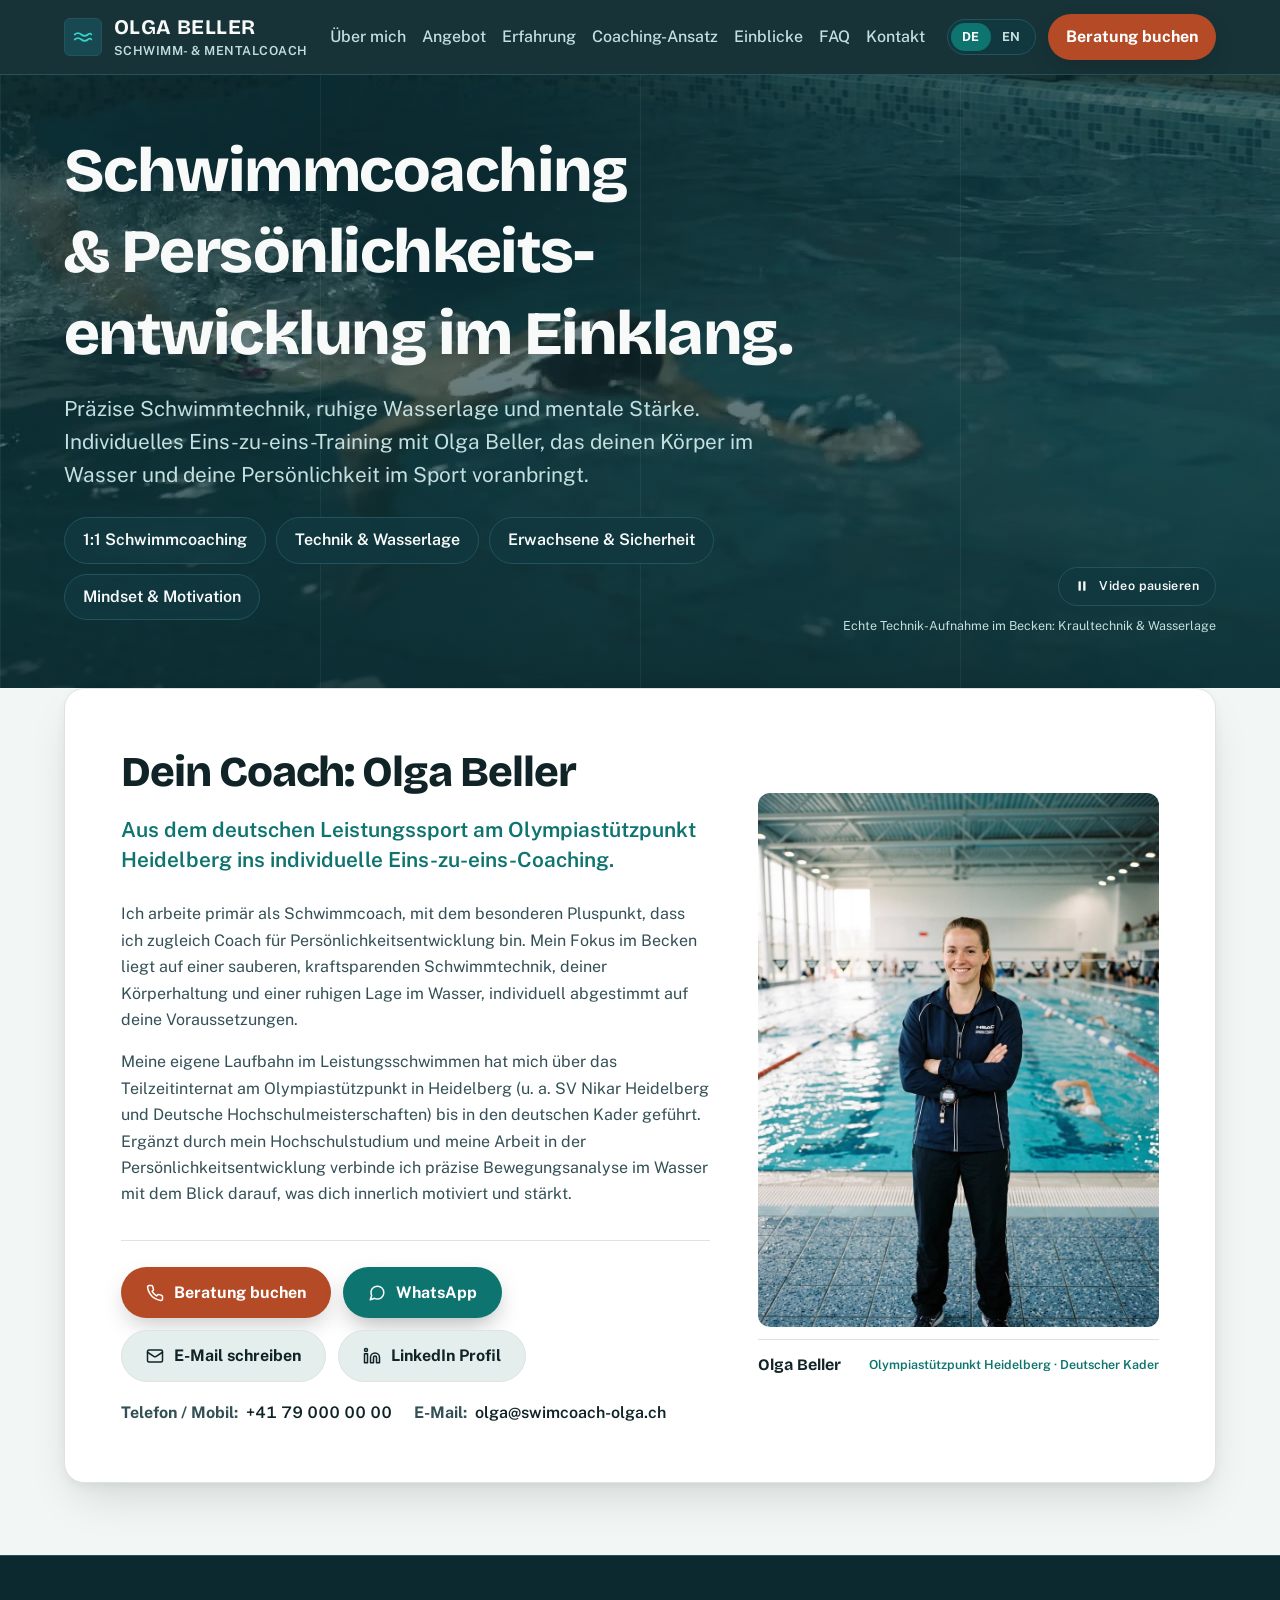
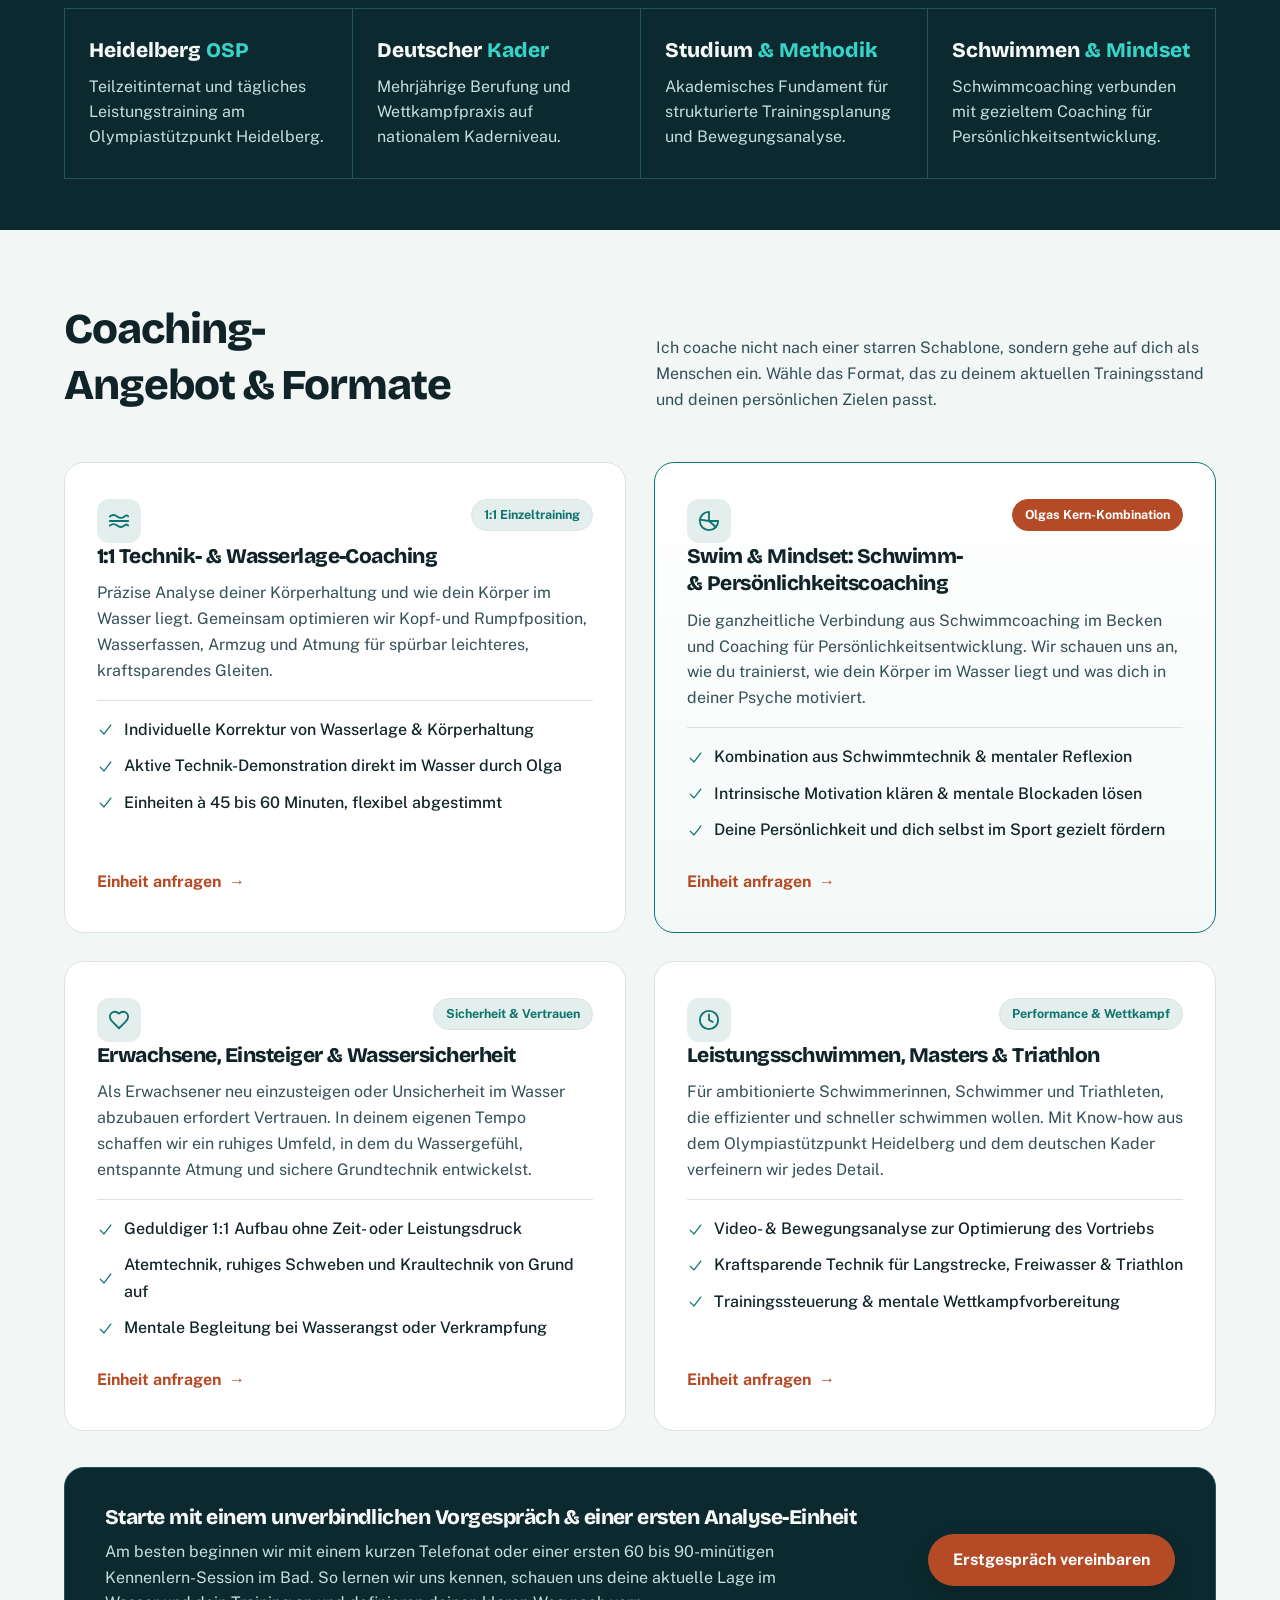
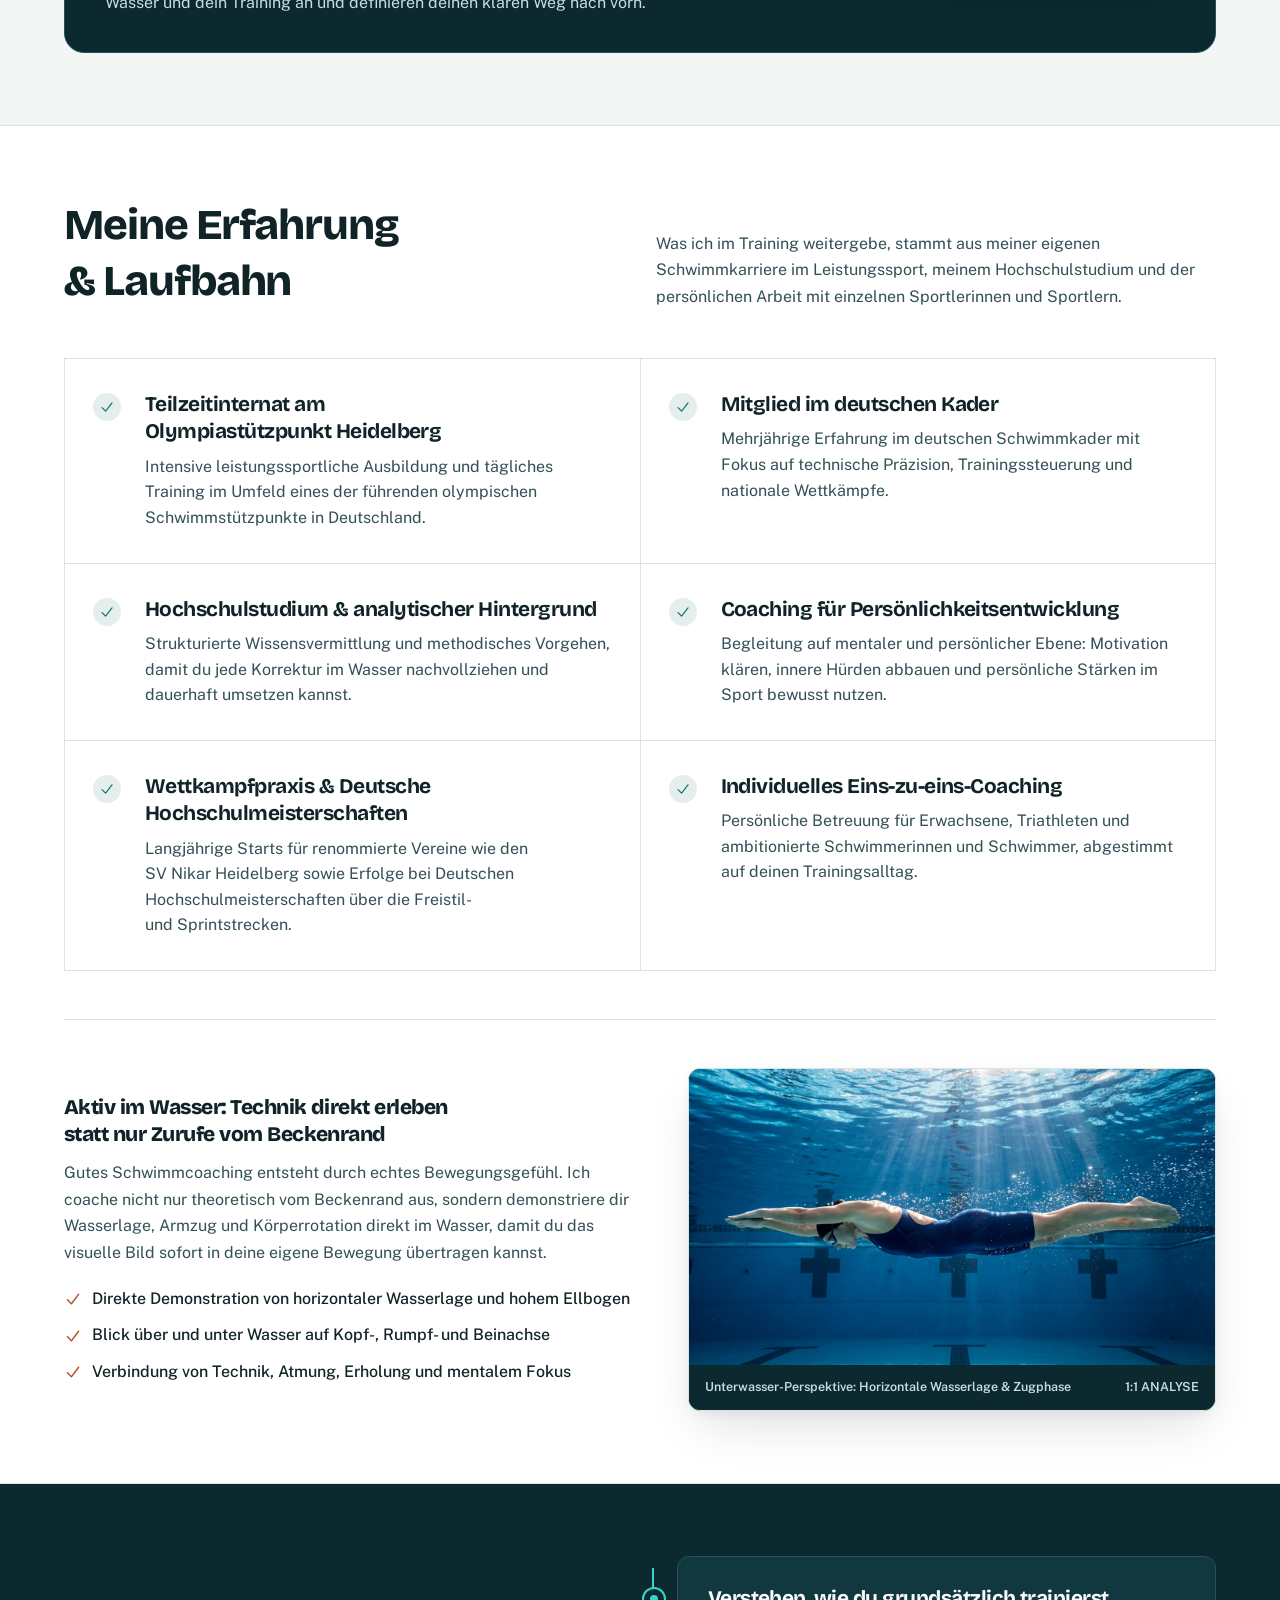
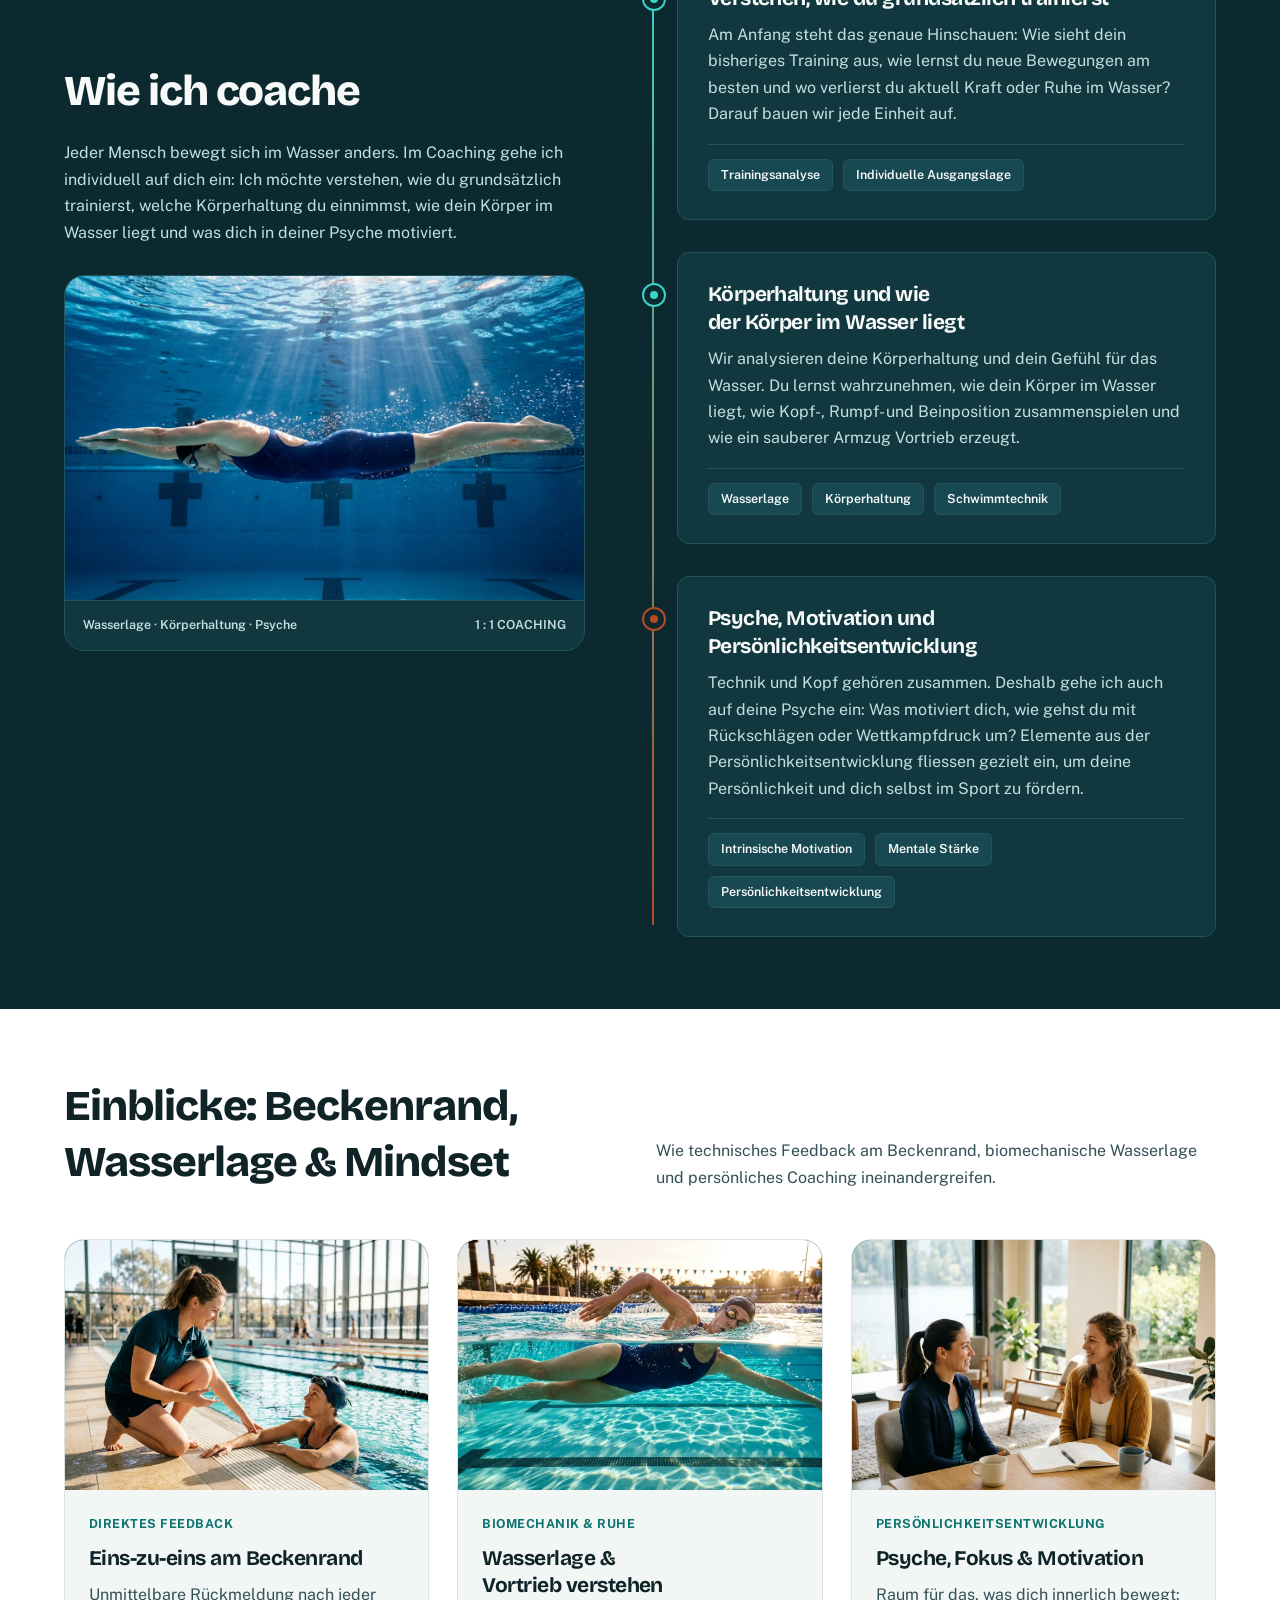
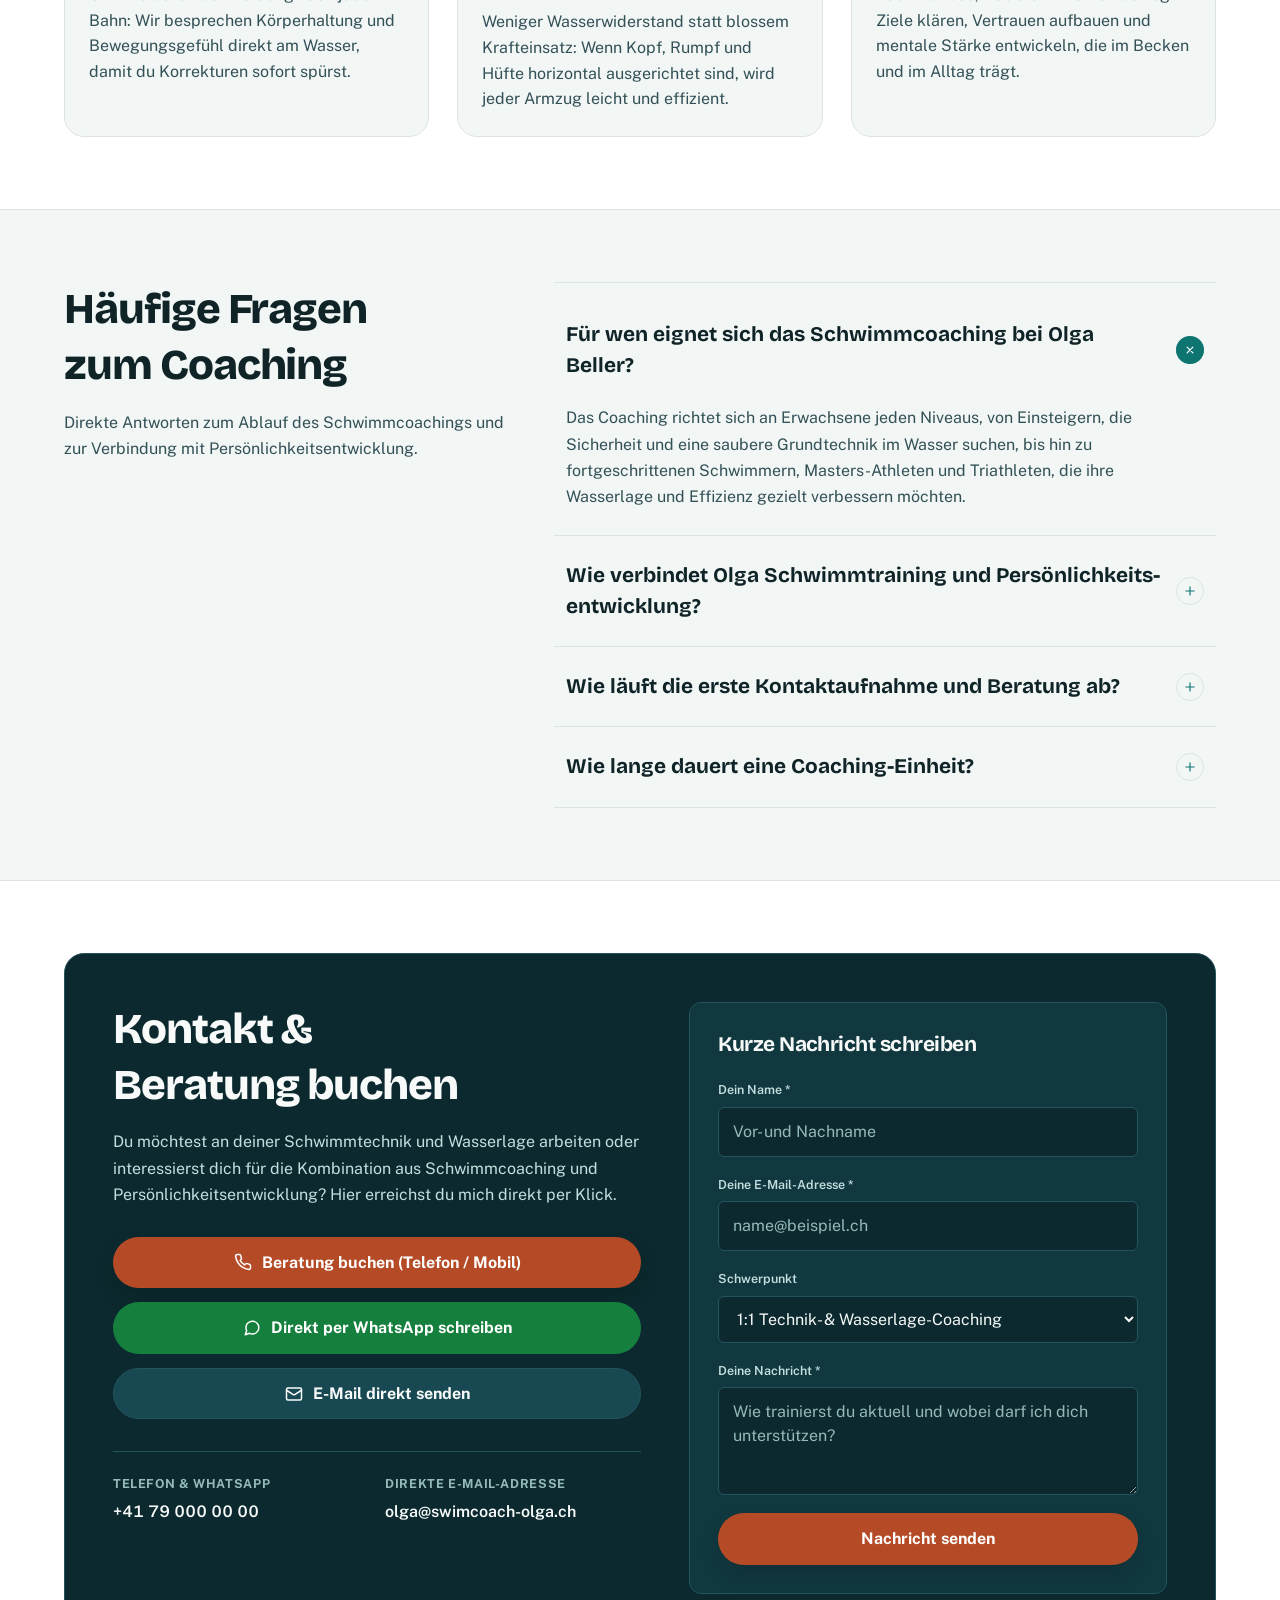
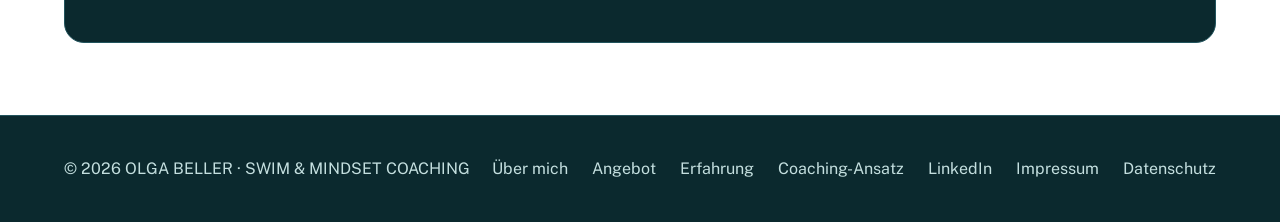
<file: index.html>
<!DOCTYPE html>
<html lang="de">
<head>
  <meta charset="UTF-8">
  <meta name="viewport" content="width=device-width, initial-scale=1.0">
  <title>Olga Beller — Schwimmcoach &amp; Persönlichkeitsentwicklung | Swim &amp; Mindset Coaching</title>
  <meta name="description" content="Individuelles 1:1 Schwimmcoaching und Coaching für Persönlichkeitsentwicklung mit Olga Beller. Erfahrung aus dem Teilzeitinternat am Olympiastützpunkt Heidelberg, dem deutschen Kader und Hochschulstudium.">
  <meta name="robots" content="index, follow">
  <link rel="canonical" href="https://olga-swimcoach.ch/">
  <link rel="alternate" hreflang="de" href="https://olga-swimcoach.ch/">
  <link rel="alternate" hreflang="en" href="https://olga-swimcoach.ch/?lang=en">
  <link rel="alternate" hreflang="x-default" href="https://olga-swimcoach.ch/">

  <!-- Open Graph / Social Sharing -->
  <meta property="og:type" content="website">
  <meta property="og:title" content="Olga Beller — Schwimmcoach &amp; Persönlichkeitsentwicklung">
  <meta property="og:description" content="Präzise Schwimmtechnik, ruhige Wasserlage und mentale Klarheit. Eins-zu-eins-Coaching mit Olga Beller aus dem Olympiastützpunkt Heidelberg und dem deutschen Kader.">
  <meta property="og:url" content="https://olga-swimcoach.ch/">
  <meta property="og:image" content="https://olga-swimcoach.ch/assets/img/og-image.jpg">
  <meta name="twitter:card" content="summary_large_image">
  <meta name="theme-color" content="#0b292e">

  <link rel="icon" type="image/svg+xml" href="assets/img/favicon.svg">
  <link rel="preload" href="assets/fonts/bricolage-grotesque-latin.woff2" as="font" type="font/woff2" crossorigin>
  <link rel="preload" href="assets/fonts/public-sans-latin.woff2" as="font" type="font/woff2" crossorigin>
  <link rel="stylesheet" href="assets/css/site.css">
  <link rel="stylesheet" href="assets/css/tweaks.css">

  <!-- Schema.org JSON-LD: Person + Service + FAQPage (GEO / AEO Optimized) -->
  <script type="application/ld+json">
  {
    "@context": "https://schema.org",
    "@graph": [
      {
        "@type": "Person",
        "@id": "https://olga-swimcoach.ch/#olga",
        "name": "Olga Beller",
        "jobTitle": "Schwimmcoach & Coach für Persönlichkeitsentwicklung",
        "description": "Ehemalige Leistungsschwimmerin am Olympiastützpunkt Heidelberg (Teilzeitinternat) und im deutschen Kader (u. a. SV Nikar Heidelberg, Deutsche Hochschulmeisterschaften) mit Hochschulstudium sowie Spezialisierung auf 1:1 Schwimmcoaching und Persönlichkeitsentwicklung.",
        "url": "https://olga-swimcoach.ch/",
        "image": "https://olga-swimcoach.ch/assets/img/olga-portrait.jpg",
        "sameAs": [
          "https://www.linkedin.com/in/olga-beller-476a40143/"
        ],
        "knowsAbout": [
          "Schwimmcoaching",
          "Schwimmtechnik",
          "Wasserlage und Körperhaltung im Wasser",
          "Persönlichkeitsentwicklung im Sport",
          "Mentales Training und intrinsische Motivation"
        ]
      },
      {
        "@type": "Service",
        "@id": "https://olga-swimcoach.ch/#service",
        "name": "1:1 Schwimmcoaching & Coaching für Persönlichkeitsentwicklung",
        "provider": {
          "@id": "https://olga-swimcoach.ch/#olga"
        },
        "serviceType": [
          "1:1 Schwimmcoaching & Wasserlage",
          "Swim & Mindset Kombi-Coaching",
          "Erwachsenenschwimmen & Wassersicherheit",
          "Leistungsschwimmen, Masters & Triathlon"
        ],
        "description": "Individuelles Eins-zu-eins-Schwimmtraining mit Fokus auf Trainingsverständnis, Körperhaltung, Wasserlage sowie Psyche, Motivation und Persönlichkeitsentwicklung."
      },
      {
        "@type": "FAQPage",
        "@id": "https://olga-swimcoach.ch/#faqpage",
        "mainEntity": [
          {
            "@type": "Question",
            "name": "Für wen eignet sich das Schwimmcoaching bei Olga Beller?",
            "acceptedAnswer": {
              "@type": "Answer",
              "text": "Das Coaching richtet sich an Erwachsene jeden Niveaus, von Einsteigern, die Sicherheit und eine ruhige Grundtechnik im Wasser aufbauen möchten, bis hin zu fortgeschrittenen Schwimmern, Masters-Athleten und Triathleten, die ihre Wasserlage und Effizienz gezielt verbessern wollen."
            }
          },
          {
            "@type": "Question",
            "name": "Wie verbindet Olga Beller Schwimmtraining und Persönlichkeitsentwicklung?",
            "acceptedAnswer": {
              "@type": "Answer",
              "text": "Primär arbeiten wir an deiner Schwimmtechnik, deiner Körperhaltung und deiner Lage im Wasser. Da Haltung, Atmung und mentale Einstellung im Wasser unmittelbar zusammenhängen, beziehen wir auf Wunsch deine Motivation, deinen Umgang mit Druck und persönliche Entwicklungsziele gezielt ein."
            }
          },
          {
            "@type": "Question",
            "name": "Wie läuft die erste Standortbestimmung und Beratung ab?",
            "acceptedAnswer": {
              "@type": "Answer",
              "text": "Über den Button Beratung buchen erreichst du Olga Beller direkt telefonisch oder per WhatsApp, alternativ per E-Mail. Wir starten idealerweise mit einer 60 bis 90-minütigen Ersteinschätzung im Wasser, analysieren deine Technik und legen deinen individuellen Trainingsplan fest."
            }
          }
        ]
      }
    ]
  }
  </script>
</head>
<body>
  <a class="skip-link" href="#main-content" data-i18n="skip_link">Direkt zum Inhalt springen</a>

  <header class="site-header">
    <div class="container nav-bar">
      <a href="#" class="brand-link" aria-label="Olga Beller — Schwimm- und Mentalcoach">
        <span class="brand-mark" aria-hidden="true">
          <svg width="20" height="20" viewBox="0 0 24 24" fill="none" stroke="currentColor" stroke-width="2" stroke-linecap="round" stroke-linejoin="round">
            <path d="M2 9c2.5-2 5.5-2 8 0s5.5 2 8 0 3.5-1 4 0"/>
            <path d="M2 15c2.5-2 5.5-2 8 0s5.5 2 8 0 3.5-1 4 0"/>
          </svg>
        </span>
        <span class="brand-text">
          <span class="brand-name">OLGA BELLER</span>
          <span class="brand-role" data-i18n="brand_role">Schwimm- &amp; Mentalcoach</span>
        </span>
      </a>

      <nav aria-label="Hauptnavigation">
        <ul id="nav-menu" class="nav-links">
          <li><a href="#about" data-i18n="nav_about">Über mich</a></li>
          <li><a href="#services" data-i18n="nav_services">Angebot</a></li>
          <li><a href="#experience" data-i18n="nav_experience">Erfahrung</a></li>
          <li><a href="#how-i-coach" data-i18n="nav_how">Coaching-Ansatz</a></li>
          <li><a href="#insights" data-i18n="nav_insights">Einblicke</a></li>
          <li><a href="#faq" data-i18n="nav_faq">FAQ</a></li>
          <li><a href="#contact" data-i18n="nav_contact">Kontakt</a></li>
        </ul>
      </nav>

      <div class="nav-actions">
        <div class="lang-switch" role="group" aria-label="Sprachauswahl">
          <button type="button" class="lang-btn" data-lang="de" aria-pressed="true">DE</button>
          <button type="button" class="lang-btn" data-lang="en" aria-pressed="false">EN</button>
        </div>

        <a href="tel:+41790000000" class="nav-cta nav-cta-desktop js-phone-link" data-i18n="cta_book">Beratung buchen</a>

        <button type="button" id="mobile-menu-toggle" class="mobile-menu-btn" aria-expanded="false" aria-controls="nav-menu" aria-label="Menü öffnen">
          <svg width="22" height="22" viewBox="0 0 24 24" fill="none" stroke="currentColor" stroke-width="2" stroke-linecap="round">
            <path d="M4 7h16M4 12h16M4 17h16"/>
          </svg>
        </button>
      </div>
    </div>
  </header>

  <main id="main-content">
    <!-- 1. Top Video Banner (Real Running Swimming Video + Quick Topic Pills) -->
    <section class="video-banner" aria-labelledby="hero-heading">
      <div class="video-banner-media">
        <video id="hero-video" autoplay loop muted playsinline poster="assets/img/hero-swim-poster.jpg">
          <source src="assets/video/olga-swim-technique.mp4" type="video/mp4">
        </video>
      </div>
      <div class="video-banner-scrim" aria-hidden="true"></div>
      <div class="video-banner-lanes" aria-hidden="true"></div>

      <div class="container video-banner-content">
        <div class="video-banner-grid">
          <div>
            <h1 id="hero-heading" class="video-banner-title" data-i18n="hero_title">Schwimmcoaching &amp; Persönlichkeits&shy;entwicklung im Einklang.</h1>
            <p class="video-banner-sub" data-i18n="hero_sub">Präzise Schwimmtechnik, ruhige Wasserlage und mentale Stärke. Individuelles Eins-zu-eins-Training mit Olga Beller, das deinen Körper im Wasser und deine Persönlichkeit im Sport voranbringt.</p>

            <ul class="hero-topic-pills" aria-label="Coaching-Schwerpunkte">
              <li><a href="#services" class="hero-topic-pill" data-i18n="pill_1">1:1 Schwimmcoaching</a></li>
              <li><a href="#services" class="hero-topic-pill" data-i18n="pill_2">Technik &amp; Wasserlage</a></li>
              <li><a href="#services" class="hero-topic-pill" data-i18n="pill_3">Erwachsene &amp; Sicherheit</a></li>
              <li><a href="#how-i-coach" class="hero-topic-pill" data-i18n="pill_4">Mindset &amp; Motivation</a></li>
            </ul>
          </div>

          <div class="video-control-cluster">
            <button type="button" id="video-toggle" class="video-toggle-btn" aria-pressed="false">
              <svg width="14" height="14" viewBox="0 0 24 24" fill="currentColor" aria-hidden="true">
                <rect x="6" y="4" width="4" height="16" rx="1"/>
                <rect x="14" y="4" width="4" height="16" rx="1"/>
              </svg>
              <span id="video-toggle-label" data-i18n="video_pause">Video pausieren</span>
            </button>
            <span class="video-caption" data-i18n="video_caption">Echte Technik-Aufnahme im Becken: Kraultechnik &amp; Wasserlage</span>
          </div>
        </div>
      </div>
    </section>

    <!-- 2. Dein Coach / Meet your coach: Olga Beller -->
    <section id="about" class="coach-section" aria-labelledby="about-heading">
      <div class="container">
        <div class="coach-dossier">
          <div class="coach-grid">
            <div>
              <h2 id="about-heading" class="coach-heading" data-i18n="about_heading">Dein Coach: Olga Beller</h2>
              <p class="coach-lead" data-i18n="about_lead">Aus dem deutschen Leistungssport am Olympiastützpunkt Heidelberg ins individuelle Eins-zu-eins-Coaching.</p>

              <div class="coach-prose">
                <p data-i18n="about_p1">Ich arbeite primär als Schwimmcoach, mit dem besonderen Pluspunkt, dass ich zugleich Coach für Persönlichkeitsentwicklung bin. Mein Fokus im Becken liegt auf einer sauberen, kraftsparenden Schwimmtechnik, deiner Körperhaltung und einer ruhigen Lage im Wasser, individuell abgestimmt auf deine Voraussetzungen.</p>
                <p data-i18n="about_p2">Meine eigene Laufbahn im Leistungsschwimmen hat mich über das Teilzeitinternat am Olympiastützpunkt in Heidelberg (u. a. SV Nikar Heidelberg und Deutsche Hochschulmeisterschaften) bis in den deutschen Kader geführt. Ergänzt durch mein Hochschulstudium und meine Arbeit in der Persönlichkeitsentwicklung verbinde ich präzise Bewegungsanalyse im Wasser mit dem Blick darauf, was dich innerlich motiviert und stärkt.</p>
              </div>

              <div class="cta-cluster" role="group" aria-label="Direkte Kontaktaufnahme">
                <a href="tel:+41790000000" class="btn btn-consultation js-phone-link">
                  <svg viewBox="0 0 24 24" fill="none" stroke="currentColor" stroke-width="2" stroke-linecap="round" stroke-linejoin="round" aria-hidden="true">
                    <path d="M22 16.92v3a2 2 0 0 1-2.18 2 19.79 19.79 0 0 1-8.63-3.07 19.5 19.5 0 0 1-6-6 19.79 19.79 0 0 1-3.07-8.67A2 2 0 0 1 4.11 2h3a2 2 0 0 1 2 1.72 12.84 12.84 0 0 0 .7 2.81 2 2 0 0 1-.45 2.11L8.09 9.91a16 16 0 0 0 6 6l1.27-1.27a2 2 0 0 1 2.11-.45 12.84 12.84 0 0 0 2.81.7A2 2 0 0 1 22 16.92z"/>
                  </svg>
                  <span data-i18n="btn_book">Beratung buchen</span>
                </a>

                <a href="https://wa.me/41790000000" target="_blank" rel="noopener" class="btn btn-whatsapp js-whatsapp-link">
                  <svg viewBox="0 0 24 24" fill="none" stroke="currentColor" stroke-width="2" stroke-linecap="round" stroke-linejoin="round" aria-hidden="true">
                    <path d="M21 11.5a8.38 8.38 0 0 1-.9 3.8 8.5 8.5 0 0 1-7.6 4.7 8.38 8.38 0 0 1-3.8-.9L3 21l1.9-5.7a8.38 8.38 0 0 1-.9-3.8 8.5 8.5 0 0 1 4.7-7.6 8.38 8.38 0 0 1 3.8-.9h.5a8.48 8.48 0 0 1 8 8v.5z"/>
                  </svg>
                  <span data-i18n="btn_whatsapp">WhatsApp</span>
                </a>

                <a href="mailto:olga@swimcoach-olga.ch" class="btn btn-email js-email-link">
                  <svg viewBox="0 0 24 24" fill="none" stroke="currentColor" stroke-width="2" stroke-linecap="round" stroke-linejoin="round" aria-hidden="true">
                    <rect x="2" y="4" width="20" height="16" rx="2"/>
                    <path d="m22 7-8.97 5.7a1.94 1.94 0 0 1-2.06 0L2 7"/>
                  </svg>
                  <span data-i18n="btn_email">E-Mail schreiben</span>
                </a>

                <a href="https://www.linkedin.com/in/olga-beller-476a40143/" target="_blank" rel="noopener" class="btn btn-email">
                  <svg viewBox="0 0 24 24" fill="none" stroke="currentColor" stroke-width="2" stroke-linecap="round" stroke-linejoin="round" aria-hidden="true">
                    <path d="M16 8a6 6 0 0 1 6 6v7h-4v-7a2 2 0 0 0-2-2 2 2 0 0 0-2 2v7h-4v-7a6 6 0 0 1 6-6z"/>
                    <rect x="2" y="9" width="4" height="12"/>
                    <circle cx="4" cy="4" r="2"/>
                  </svg>
                  <span data-i18n="btn_linkedin">LinkedIn Profil</span>
                </a>
              </div>

              <div class="contact-meta-strip">
                <span class="contact-meta-item">
                  <strong data-i18n="meta_phone_label">Telefon / Mobil:</strong>
                  <a href="tel:+41790000000" class="tabular js-phone-link js-phone-display">+41 79 000 00 00</a>
                </span>
                <span class="contact-meta-item">
                  <strong data-i18n="meta_email_label">E-Mail:</strong>
                  <a href="mailto:olga@swimcoach-olga.ch" class="js-email-link js-email-display">olga@swimcoach-olga.ch</a>
                </span>
              </div>
            </div>

            <div class="coach-portrait-wrap">
              <figure class="coach-portrait-frame">
                <picture>
                  <source srcset="assets/img/olga-portrait.webp" type="image/webp">
                  <img src="assets/img/olga-portrait.jpg" width="768" height="1024" alt="Olga Beller — Schwimmcoach und Coach für Persönlichkeitsentwicklung am Beckenrand">
                </picture>
                <figcaption class="portrait-spec-plate">
                  <span class="portrait-spec-name">Olga Beller</span>
                  <span class="portrait-spec-tag" data-i18n="portrait_tag">Olympiastützpunkt Heidelberg · Deutscher Kader</span>
                </figcaption>
              </figure>
            </div>
          </div>
        </div>
      </div>
    </section>

    <!-- 3. Key Achievements Bar -->
    <section class="achievements-strip" aria-label="Qualifikationen und Schwerpunkte">
      <div class="container">
        <div class="achievements-grid">
          <div class="achievement-cell">
            <div class="achievement-title" data-i18n="stat_1_title">Heidelberg <span>OSP</span></div>
            <p class="achievement-desc" data-i18n="stat_1">Teilzeitinternat und tägliches Leistungstraining am Olympiastützpunkt Heidelberg.</p>
          </div>
          <div class="achievement-cell">
            <div class="achievement-title" data-i18n="stat_2_title">Deutscher <span>Kader</span></div>
            <p class="achievement-desc" data-i18n="stat_2">Mehrjährige Berufung und Wettkampfpraxis auf nationalem Kaderniveau.</p>
          </div>
          <div class="achievement-cell">
            <div class="achievement-title" data-i18n="stat_3_title">Studium <span>&amp; Methodik</span></div>
            <p class="achievement-desc" data-i18n="stat_3">Akademisches Fundament für strukturierte Trainingsplanung und Bewegungsanalyse.</p>
          </div>
          <div class="achievement-cell">
            <div class="achievement-title" data-i18n="stat_4_title">Schwimmen <span>&amp; Mindset</span></div>
            <p class="achievement-desc" data-i18n="stat_4">Schwimmcoaching verbunden mit gezieltem Coaching für Persönlichkeitsentwicklung.</p>
          </div>
        </div>
      </div>
    </section>

    <!-- 4. Coaching Offerings & Products (#services — Modeled after theswimcoach.ch & Competitors) -->
    <section id="services" class="services-section" aria-labelledby="services-heading">
      <div class="container">
        <div class="section-header-split">
          <h2 id="services-heading" class="section-heading" data-i18n="services_heading">Coaching-Angebot &amp; Formate</h2>
          <p class="section-intro" data-i18n="services_intro">Ich coache nicht nach einer starren Schablone, sondern gehe auf dich als Menschen ein. Wähle das Format, das zu deinem aktuellen Trainingsstand und deinen persönlichen Zielen passt.</p>
        </div>

        <div class="services-grid">
          <!-- Product 1: 1:1 Stroke & Water Balance -->
          <article class="service-card reveal-card">
            <div>
              <div class="service-header">
                <span class="service-icon" aria-hidden="true">
                  <svg width="22" height="22" viewBox="0 0 24 24" fill="none" stroke="currentColor" stroke-width="2" stroke-linecap="round" stroke-linejoin="round">
                    <path d="M2 12h20M2 17c2.5-2 5.5-2 8 0s5.5 2 8 0 3.5-1 4 0M2 7c2.5-2 5.5-2 8 0s5.5 2 8 0 3.5-1 4 0"/>
                  </svg>
                </span>
                <span class="service-badge" data-i18n="srv_1_badge">1:1 Einzeltraining</span>
              </div>
              <h3 class="service-title" data-i18n="srv_1_title">1:1 Technik- &amp; Wasserlage-Coaching</h3>
              <p class="service-body" data-i18n="srv_1_body">Präzise Analyse deiner Körperhaltung und wie dein Körper im Wasser liegt. Gemeinsam optimieren wir Kopf- und Rumpfposition, Wasserfassen, Armzug und Atmung für spürbar leichteres, kraftsparendes Gleiten.</p>
              <ul class="service-points">
                <li>
                  <svg viewBox="0 0 20 20" fill="currentColor" aria-hidden="true"><path fill-rule="evenodd" d="M16.704 4.153a.75.75 0 0 1 .143 1.052l-8 10.5a.75.75 0 0 1-1.127.075l-4.5-4.5a.75.75 0 0 1 1.06-1.06l3.894 3.893 7.48-9.817a.75.75 0 0 1 1.05-.143Z" clip-rule="evenodd"/></svg>
                  <span data-i18n="srv_1_p1">Individuelle Korrektur von Wasserlage &amp; Körperhaltung</span>
                </li>
                <li>
                  <svg viewBox="0 0 20 20" fill="currentColor" aria-hidden="true"><path fill-rule="evenodd" d="M16.704 4.153a.75.75 0 0 1 .143 1.052l-8 10.5a.75.75 0 0 1-1.127.075l-4.5-4.5a.75.75 0 0 1 1.06-1.06l3.894 3.893 7.48-9.817a.75.75 0 0 1 1.05-.143Z" clip-rule="evenodd"/></svg>
                  <span data-i18n="srv_1_p2">Aktive Technik-Demonstration direkt im Wasser durch Olga</span>
                </li>
                <li>
                  <svg viewBox="0 0 20 20" fill="currentColor" aria-hidden="true"><path fill-rule="evenodd" d="M16.704 4.153a.75.75 0 0 1 .143 1.052l-8 10.5a.75.75 0 0 1-1.127.075l-4.5-4.5a.75.75 0 0 1 1.06-1.06l3.894 3.893 7.48-9.817a.75.75 0 0 1 1.05-.143Z" clip-rule="evenodd"/></svg>
                  <span data-i18n="srv_1_p3">Einheiten à 45 bis 60 Minuten, flexibel abgestimmt</span>
                </li>
              </ul>
            </div>
            <a href="#contact" class="service-cta-link">
              <span data-i18n="srv_cta">Einheit anfragen</span>
              <span aria-hidden="true">&rarr;</span>
            </a>
          </article>

          <!-- Product 2: Swim & Mindset 360 (Featured Unique Offering) -->
          <article class="service-card service-card-featured reveal-card">
            <div>
              <div class="service-header">
                <span class="service-icon" aria-hidden="true">
                  <svg width="22" height="22" viewBox="0 0 24 24" fill="none" stroke="currentColor" stroke-width="2" stroke-linecap="round" stroke-linejoin="round">
                    <path d="M12 2a10 10 0 1 0 10 10H12V2z"/>
                    <path d="M12 12 2.1 10.5"/>
                    <path d="m12 12 7.5 6.5"/>
                  </svg>
                </span>
                <span class="service-badge" data-i18n="srv_2_badge">Olgas Kern-Kombination</span>
              </div>
              <h3 class="service-title" data-i18n="srv_2_title">Swim &amp; Mindset: Schwimm- &amp; Persönlichkeitscoaching</h3>
              <p class="service-body" data-i18n="srv_2_body">Die ganzheitliche Verbindung aus Schwimmcoaching im Becken und Coaching für Persönlichkeitsentwicklung. Wir schauen uns an, wie du trainierst, wie dein Körper im Wasser liegt und was dich in deiner Psyche motiviert.</p>
              <ul class="service-points">
                <li>
                  <svg viewBox="0 0 20 20" fill="currentColor" aria-hidden="true"><path fill-rule="evenodd" d="M16.704 4.153a.75.75 0 0 1 .143 1.052l-8 10.5a.75.75 0 0 1-1.127.075l-4.5-4.5a.75.75 0 0 1 1.06-1.06l3.894 3.893 7.48-9.817a.75.75 0 0 1 1.05-.143Z" clip-rule="evenodd"/></svg>
                  <span data-i18n="srv_2_p1">Kombination aus Schwimmtechnik &amp; mentaler Reflexion</span>
                </li>
                <li>
                  <svg viewBox="0 0 20 20" fill="currentColor" aria-hidden="true"><path fill-rule="evenodd" d="M16.704 4.153a.75.75 0 0 1 .143 1.052l-8 10.5a.75.75 0 0 1-1.127.075l-4.5-4.5a.75.75 0 0 1 1.06-1.06l3.894 3.893 7.48-9.817a.75.75 0 0 1 1.05-.143Z" clip-rule="evenodd"/></svg>
                  <span data-i18n="srv_2_p2">Intrinsische Motivation klären &amp; mentale Blockaden lösen</span>
                </li>
                <li>
                  <svg viewBox="0 0 20 20" fill="currentColor" aria-hidden="true"><path fill-rule="evenodd" d="M16.704 4.153a.75.75 0 0 1 .143 1.052l-8 10.5a.75.75 0 0 1-1.127.075l-4.5-4.5a.75.75 0 0 1 1.06-1.06l3.894 3.893 7.48-9.817a.75.75 0 0 1 1.05-.143Z" clip-rule="evenodd"/></svg>
                  <span data-i18n="srv_2_p3">Deine Persönlichkeit und dich selbst im Sport gezielt fördern</span>
                </li>
              </ul>
            </div>
            <a href="#contact" class="service-cta-link">
              <span data-i18n="srv_cta">Einheit anfragen</span>
              <span aria-hidden="true">&rarr;</span>
            </a>
          </article>

          <!-- Product 3: Adult Beginners & Water Confidence -->
          <article class="service-card reveal-card">
            <div>
              <div class="service-header">
                <span class="service-icon" aria-hidden="true">
                  <svg width="22" height="22" viewBox="0 0 24 24" fill="none" stroke="currentColor" stroke-width="2" stroke-linecap="round" stroke-linejoin="round">
                    <path d="M19 14c1.49-1.46 3-3.21 3-5.5A5.5 5.5 0 0 0 16.5 3c-1.76 0-3 .5-4.5 2-1.5-1.5-2.74-2-4.5-2A5.5 5.5 0 0 0 2 8.5c0 2.3 1.5 4.05 3 5.5l7 7Z"/>
                  </svg>
                </span>
                <span class="service-badge" data-i18n="srv_3_badge">Sicherheit &amp; Vertrauen</span>
              </div>
              <h3 class="service-title" data-i18n="srv_3_title">Erwachsene, Einsteiger &amp; Wassersicherheit</h3>
              <p class="service-body" data-i18n="srv_3_body">Als Erwachsener neu einzusteigen oder Unsicherheit im Wasser abzubauen erfordert Vertrauen. In deinem eigenen Tempo schaffen wir ein ruhiges Umfeld, in dem du Wassergefühl, entspannte Atmung und sichere Grundtechnik entwickelst.</p>
              <ul class="service-points">
                <li>
                  <svg viewBox="0 0 20 20" fill="currentColor" aria-hidden="true"><path fill-rule="evenodd" d="M16.704 4.153a.75.75 0 0 1 .143 1.052l-8 10.5a.75.75 0 0 1-1.127.075l-4.5-4.5a.75.75 0 0 1 1.06-1.06l3.894 3.893 7.48-9.817a.75.75 0 0 1 1.05-.143Z" clip-rule="evenodd"/></svg>
                  <span data-i18n="srv_3_p1">Geduldiger 1:1 Aufbau ohne Zeit- oder Leistungsdruck</span>
                </li>
                <li>
                  <svg viewBox="0 0 20 20" fill="currentColor" aria-hidden="true"><path fill-rule="evenodd" d="M16.704 4.153a.75.75 0 0 1 .143 1.052l-8 10.5a.75.75 0 0 1-1.127.075l-4.5-4.5a.75.75 0 0 1 1.06-1.06l3.894 3.893 7.48-9.817a.75.75 0 0 1 1.05-.143Z" clip-rule="evenodd"/></svg>
                  <span data-i18n="srv_3_p2">Atemtechnik, ruhiges Schweben und Kraultechnik von Grund auf</span>
                </li>
                <li>
                  <svg viewBox="0 0 20 20" fill="currentColor" aria-hidden="true"><path fill-rule="evenodd" d="M16.704 4.153a.75.75 0 0 1 .143 1.052l-8 10.5a.75.75 0 0 1-1.127.075l-4.5-4.5a.75.75 0 0 1 1.06-1.06l3.894 3.893 7.48-9.817a.75.75 0 0 1 1.05-.143Z" clip-rule="evenodd"/></svg>
                  <span data-i18n="srv_3_p3">Mentale Begleitung bei Wasserangst oder Verkrampfung</span>
                </li>
              </ul>
            </div>
            <a href="#contact" class="service-cta-link">
              <span data-i18n="srv_cta">Einheit anfragen</span>
              <span aria-hidden="true">&rarr;</span>
            </a>
          </article>

          <!-- Product 4: Performance Swimming, Masters & Triathlon -->
          <article class="service-card reveal-card">
            <div>
              <div class="service-header">
                <span class="service-icon" aria-hidden="true">
                  <svg width="22" height="22" viewBox="0 0 24 24" fill="none" stroke="currentColor" stroke-width="2" stroke-linecap="round" stroke-linejoin="round">
                    <circle cx="12" cy="12" r="10"/>
                    <polyline points="12 6 12 12 16 14"/>
                  </svg>
                </span>
                <span class="service-badge" data-i18n="srv_4_badge">Performance &amp; Wettkampf</span>
              </div>
              <h3 class="service-title" data-i18n="srv_4_title">Leistungsschwimmen, Masters &amp; Triathlon</h3>
              <p class="service-body" data-i18n="srv_4_body">Für ambitionierte Schwimmerinnen, Schwimmer und Triathleten, die effizienter und schneller schwimmen wollen. Mit Know-how aus dem Olympiastützpunkt Heidelberg und dem deutschen Kader verfeinern wir jedes Detail.</p>
              <ul class="service-points">
                <li>
                  <svg viewBox="0 0 20 20" fill="currentColor" aria-hidden="true"><path fill-rule="evenodd" d="M16.704 4.153a.75.75 0 0 1 .143 1.052l-8 10.5a.75.75 0 0 1-1.127.075l-4.5-4.5a.75.75 0 0 1 1.06-1.06l3.894 3.893 7.48-9.817a.75.75 0 0 1 1.05-.143Z" clip-rule="evenodd"/></svg>
                  <span data-i18n="srv_4_p1">Video- &amp; Bewegungsanalyse zur Optimierung des Vortriebs</span>
                </li>
                <li>
                  <svg viewBox="0 0 20 20" fill="currentColor" aria-hidden="true"><path fill-rule="evenodd" d="M16.704 4.153a.75.75 0 0 1 .143 1.052l-8 10.5a.75.75 0 0 1-1.127.075l-4.5-4.5a.75.75 0 0 1 1.06-1.06l3.894 3.893 7.48-9.817a.75.75 0 0 1 1.05-.143Z" clip-rule="evenodd"/></svg>
                  <span data-i18n="srv_4_p2">Kraftsparende Technik für Langstrecke, Freiwasser &amp; Triathlon</span>
                </li>
                <li>
                  <svg viewBox="0 0 20 20" fill="currentColor" aria-hidden="true"><path fill-rule="evenodd" d="M16.704 4.153a.75.75 0 0 1 .143 1.052l-8 10.5a.75.75 0 0 1-1.127.075l-4.5-4.5a.75.75 0 0 1 1.06-1.06l3.894 3.893 7.48-9.817a.75.75 0 0 1 1.05-.143Z" clip-rule="evenodd"/></svg>
                  <span data-i18n="srv_4_p3">Trainingssteuerung &amp; mentale Wettkampfvorbereitung</span>
                </li>
              </ul>
            </div>
            <a href="#contact" class="service-cta-link">
              <span data-i18n="srv_cta">Einheit anfragen</span>
              <span aria-hidden="true">&rarr;</span>
            </a>
          </article>
        </div>

        <!-- Consultation Callout Box (Inspired by theswimcoach.ch "Start with a Consultation") -->
        <div class="consultation-banner">
          <div class="consultation-banner-grid">
            <div>
              <h3 class="consultation-banner-title" data-i18n="consult_banner_title">Starte mit einem unverbindlichen Vorgespräch &amp; einer ersten Analyse-Einheit</h3>
              <p class="consultation-banner-copy" data-i18n="consult_banner_copy">Am besten beginnen wir mit einem kurzen Telefonat oder einer ersten 60 bis 90-minütigen Kennenlern-Session im Bad. So lernen wir uns kennen, schauen uns deine aktuelle Lage im Wasser und dein Training an und definieren deinen klaren Weg nach vorn.</p>
            </div>
            <div>
              <a href="tel:+41790000000" class="btn btn-consultation js-phone-link" data-i18n="consult_banner_btn">Erstgespräch vereinbaren</a>
            </div>
          </div>
        </div>
      </div>
    </section>

    <!-- 5. Meine Erfahrung & Laufbahn (#experience + Active In-Water Video Showcase) -->
    <section id="experience" class="experience-section" aria-labelledby="experience-heading">
      <div class="container">
        <div class="section-header-split">
          <h2 id="experience-heading" class="section-heading" data-i18n="exp_heading">Meine Erfahrung &amp; Laufbahn</h2>
          <p class="section-intro" data-i18n="exp_intro">Was ich im Training weitergebe, stammt aus meiner eigenen Schwimmkarriere im Leistungssport, meinem Hochschulstudium und der persönlichen Arbeit mit einzelnen Sportlerinnen und Sportlern.</p>
        </div>

        <ul class="experience-ledger">
          <li class="experience-item">
            <span class="experience-check" aria-hidden="true">
              <svg viewBox="0 0 20 20" fill="currentColor">
                <path fill-rule="evenodd" d="M16.704 4.153a.75.75 0 0 1 .143 1.052l-8 10.5a.75.75 0 0 1-1.127.075l-4.5-4.5a.75.75 0 0 1 1.06-1.06l3.894 3.893 7.48-9.817a.75.75 0 0 1 1.05-.143Z" clip-rule="evenodd"/>
              </svg>
            </span>
            <div>
              <h3 class="experience-item-title" data-i18n="exp_1_title">Teilzeitinternat am Olympia&shy;stützpunkt Heidelberg</h3>
              <p class="experience-item-body" data-i18n="exp_1_body">Intensive leistungssportliche Ausbildung und tägliches Training im Umfeld eines der führenden olympischen Schwimmstützpunkte in Deutschland.</p>
            </div>
          </li>

          <li class="experience-item">
            <span class="experience-check" aria-hidden="true">
              <svg viewBox="0 0 20 20" fill="currentColor">
                <path fill-rule="evenodd" d="M16.704 4.153a.75.75 0 0 1 .143 1.052l-8 10.5a.75.75 0 0 1-1.127.075l-4.5-4.5a.75.75 0 0 1 1.06-1.06l3.894 3.893 7.48-9.817a.75.75 0 0 1 1.05-.143Z" clip-rule="evenodd"/>
              </svg>
            </span>
            <div>
              <h3 class="experience-item-title" data-i18n="exp_2_title">Mitglied im deutschen Kader</h3>
              <p class="experience-item-body" data-i18n="exp_2_body">Mehrjährige Erfahrung im deutschen Schwimmkader mit Fokus auf technische Präzision, Trainingssteuerung und nationale Wettkämpfe.</p>
            </div>
          </li>

          <li class="experience-item">
            <span class="experience-check" aria-hidden="true">
              <svg viewBox="0 0 20 20" fill="currentColor">
                <path fill-rule="evenodd" d="M16.704 4.153a.75.75 0 0 1 .143 1.052l-8 10.5a.75.75 0 0 1-1.127.075l-4.5-4.5a.75.75 0 0 1 1.06-1.06l3.894 3.893 7.48-9.817a.75.75 0 0 1 1.05-.143Z" clip-rule="evenodd"/>
              </svg>
            </span>
            <div>
              <h3 class="experience-item-title" data-i18n="exp_3_title">Hochschulstudium &amp; analytischer Hintergrund</h3>
              <p class="experience-item-body" data-i18n="exp_3_body">Strukturierte Wissensvermittlung und methodisches Vorgehen, damit du jede Korrektur im Wasser nachvollziehen und dauerhaft umsetzen kannst.</p>
            </div>
          </li>

          <li class="experience-item">
            <span class="experience-check" aria-hidden="true">
              <svg viewBox="0 0 20 20" fill="currentColor">
                <path fill-rule="evenodd" d="M16.704 4.153a.75.75 0 0 1 .143 1.052l-8 10.5a.75.75 0 0 1-1.127.075l-4.5-4.5a.75.75 0 0 1 1.06-1.06l3.894 3.893 7.48-9.817a.75.75 0 0 1 1.05-.143Z" clip-rule="evenodd"/>
              </svg>
            </span>
            <div>
              <h3 class="experience-item-title" data-i18n="exp_4_title">Coaching für Persönlichkeits&shy;entwicklung</h3>
              <p class="experience-item-body" data-i18n="exp_4_body">Begleitung auf mentaler und persönlicher Ebene: Motivation klären, innere Hürden abbauen und persönliche Stärken im Sport bewusst nutzen.</p>
            </div>
          </li>

          <li class="experience-item">
            <span class="experience-check" aria-hidden="true">
              <svg viewBox="0 0 20 20" fill="currentColor">
                <path fill-rule="evenodd" d="M16.704 4.153a.75.75 0 0 1 .143 1.052l-8 10.5a.75.75 0 0 1-1.127.075l-4.5-4.5a.75.75 0 0 1 1.06-1.06l3.894 3.893 7.48-9.817a.75.75 0 0 1 1.05-.143Z" clip-rule="evenodd"/>
              </svg>
            </span>
            <div>
              <h3 class="experience-item-title" data-i18n="exp_5_title">Wettkampfpraxis &amp; Deutsche Hochschulmeisterschaften</h3>
              <p class="experience-item-body" data-i18n="exp_5_body">Langjährige Starts für renommierte Vereine wie den SV Nikar Heidelberg sowie Erfolge bei Deutschen Hochschulmeisterschaften über die Freistil- und Sprintstrecken.</p>
            </div>
          </li>

          <li class="experience-item">
            <span class="experience-check" aria-hidden="true">
              <svg viewBox="0 0 20 20" fill="currentColor">
                <path fill-rule="evenodd" d="M16.704 4.153a.75.75 0 0 1 .143 1.052l-8 10.5a.75.75 0 0 1-1.127.075l-4.5-4.5a.75.75 0 0 1 1.06-1.06l3.894 3.893 7.48-9.817a.75.75 0 0 1 1.05-.143Z" clip-rule="evenodd"/>
              </svg>
            </span>
            <div>
              <h3 class="experience-item-title" data-i18n="exp_6_title">Individuelles Eins-zu-eins-Coaching</h3>
              <p class="experience-item-body" data-i18n="exp_6_body">Persönliche Betreuung für Erwachsene, Triathleten und ambitionierte Schwimmerinnen und Schwimmer, abgestimmt auf deinen Trainingsalltag.</p>
            </div>
          </li>
        </ul>

        <!-- Active In-Water Video Showcase (Inspired by theswimcoach.ch "Still in the water / Leading by example") -->
        <div class="inwater-showcase">
          <div class="inwater-grid">
            <div>
              <h3 class="inwater-title" data-i18n="inwater_title">Aktiv im Wasser: Technik direkt erleben statt nur Zurufe vom Beckenrand</h3>
              <p class="inwater-copy" data-i18n="inwater_copy">Gutes Schwimmcoaching entsteht durch echtes Bewegungsgefühl. Ich coache nicht nur theoretisch vom Beckenrand aus, sondern demonstriere dir Wasserlage, Armzug und Körperrotation direkt im Wasser, damit du das visuelle Bild sofort in deine eigene Bewegung übertragen kannst.</p>
              <ul class="inwater-list">
                <li>
                  <svg viewBox="0 0 20 20" fill="currentColor" aria-hidden="true"><path fill-rule="evenodd" d="M16.704 4.153a.75.75 0 0 1 .143 1.052l-8 10.5a.75.75 0 0 1-1.127.075l-4.5-4.5a.75.75 0 0 1 1.06-1.06l3.894 3.893 7.48-9.817a.75.75 0 0 1 1.05-.143Z" clip-rule="evenodd"/></svg>
                  <span data-i18n="inwater_li1">Direkte Demonstration von horizontaler Wasserlage und hohem Ellbogen</span>
                </li>
                <li>
                  <svg viewBox="0 0 20 20" fill="currentColor" aria-hidden="true"><path fill-rule="evenodd" d="M16.704 4.153a.75.75 0 0 1 .143 1.052l-8 10.5a.75.75 0 0 1-1.127.075l-4.5-4.5a.75.75 0 0 1 1.06-1.06l3.894 3.893 7.48-9.817a.75.75 0 0 1 1.05-.143Z" clip-rule="evenodd"/></svg>
                  <span data-i18n="inwater_li2">Blick über und unter Wasser auf Kopf-, Rumpf- und Beinachse</span>
                </li>
                <li>
                  <svg viewBox="0 0 20 20" fill="currentColor" aria-hidden="true"><path fill-rule="evenodd" d="M16.704 4.153a.75.75 0 0 1 .143 1.052l-8 10.5a.75.75 0 0 1-1.127.075l-4.5-4.5a.75.75 0 0 1 1.06-1.06l3.894 3.893 7.48-9.817a.75.75 0 0 1 1.05-.143Z" clip-rule="evenodd"/></svg>
                  <span data-i18n="inwater_li3">Verbindung von Technik, Atmung, Erholung und mentalem Fokus</span>
                </li>
              </ul>
            </div>

            <figure class="inwater-video-frame">
              <video autoplay loop muted playsinline poster="assets/img/waterline-biomechanics.jpg">
                <source src="assets/video/olga-underwater-technique.mp4" type="video/mp4">
              </video>
              <figcaption class="inwater-video-caption">
                <span data-i18n="inwater_vid_cap">Unterwasser-Perspektive: Horizontale Wasserlage &amp; Zugphase</span>
                <span>1:1 ANALYSE</span>
              </figcaption>
            </figure>
          </div>
        </div>
      </div>
    </section>

    <!-- 6. Wie ich coache / How I coach (#how-i-coach) -->
    <section id="how-i-coach" class="how-section" aria-labelledby="how-heading">
      <div class="container">
        <div class="how-layout">
          <div class="how-visual-column">
            <h2 id="how-heading" class="how-heading" data-i18n="how_heading">Wie ich coache</h2>
            <p class="how-lead" data-i18n="how_lead">Jeder Mensch bewegt sich im Wasser anders. Im Coaching gehe ich individuell auf dich ein: Ich möchte verstehen, wie du grundsätzlich trainierst, welche Körperhaltung du einnimmst, wie dein Körper im Wasser liegt und was dich in deiner Psyche motiviert.</p>

            <figure class="how-plate-frame">
              <picture>
                <source srcset="assets/img/waterline-biomechanics.webp" type="image/webp">
                <img src="assets/img/waterline-biomechanics.jpg" width="1024" height="640" loading="lazy" alt="Unterwasseraufnahme einer Schwimmerin in horizontaler Wasserlage">
              </picture>
              <figcaption class="how-plate-caption">
                <span data-i18n="plate_caption_left">Wasserlage · Körperhaltung · Psyche</span>
                <span>1 : 1 COACHING</span>
              </figcaption>
            </figure>
          </div>

          <div class="coaching-path">
            <article class="coaching-stage">
              <span class="coaching-stage-node" aria-hidden="true"></span>
              <h3 class="coaching-stage-title" data-i18n="stage_1_title">Verstehen, wie du grundsätzlich trainierst</h3>
              <p class="coaching-stage-body" data-i18n="stage_1_body">Am Anfang steht das genaue Hinschauen: Wie sieht dein bisheriges Training aus, wie lernst du neue Bewegungen am besten und wo verlierst du aktuell Kraft oder Ruhe im Wasser? Darauf bauen wir jede Einheit auf.</p>
              <div class="coaching-stage-tags">
                <span class="stage-tag" data-i18n="stage_1_tag1">Trainingsanalyse</span>
                <span class="stage-tag" data-i18n="stage_1_tag2">Individuelle Ausgangslage</span>
              </div>
            </article>

            <article class="coaching-stage">
              <span class="coaching-stage-node" aria-hidden="true"></span>
              <h3 class="coaching-stage-title" data-i18n="stage_2_title">Körperhaltung und wie der Körper im Wasser liegt</h3>
              <p class="coaching-stage-body" data-i18n="stage_2_body">Wir analysieren deine Körperhaltung und dein Gefühl für das Wasser. Du lernst wahrzunehmen, wie dein Körper im Wasser liegt, wie Kopf-, Rumpf- und Beinposition zusammenspielen und wie ein sauberer Armzug Vortrieb erzeugt.</p>
              <div class="coaching-stage-tags">
                <span class="stage-tag" data-i18n="stage_2_tag1">Wasserlage</span>
                <span class="stage-tag" data-i18n="stage_2_tag2">Körperhaltung</span>
                <span class="stage-tag" data-i18n="stage_2_tag3">Schwimmtechnik</span>
              </div>
            </article>

            <article class="coaching-stage">
              <span class="coaching-stage-node" aria-hidden="true"></span>
              <h3 class="coaching-stage-title" data-i18n="stage_3_title">Psyche, Motivation und Persönlichkeits&shy;entwicklung</h3>
              <p class="coaching-stage-body" data-i18n="stage_3_body">Technik und Kopf gehören zusammen. Deshalb gehe ich auch auf deine Psyche ein: Was motiviert dich, wie gehst du mit Rückschlägen oder Wettkampfdruck um? Elemente aus der Persönlichkeitsentwicklung fliessen gezielt ein, um deine Persönlichkeit und dich selbst im Sport zu fördern.</p>
              <div class="coaching-stage-tags">
                <span class="stage-tag" data-i18n="stage_3_tag1">Intrinsische Motivation</span>
                <span class="stage-tag" data-i18n="stage_3_tag2">Mentale Stärke</span>
                <span class="stage-tag" data-i18n="stage_3_tag3">Persönlichkeitsentwicklung</span>
              </div>
            </article>
          </div>
        </div>
      </div>
    </section>

    <!-- 7. Visual Insights & Gallery (#insights — 3 New Editorial Photos) -->
    <section id="insights" class="insights-section" aria-labelledby="insights-heading">
      <div class="container">
        <div class="section-header-split">
          <h2 id="insights-heading" class="section-heading" data-i18n="insights_heading">Einblicke: Beckenrand, Wasserlage &amp; Mindset</h2>
          <p class="section-intro" data-i18n="insights_intro">Wie technisches Feedback am Beckenrand, biomechanische Wasserlage und persönliches Coaching ineinandergreifen.</p>
        </div>

        <div class="insights-grid">
          <article class="insight-card reveal-card">
            <div class="insight-media">
              <picture>
                <source srcset="assets/img/coaching-poolside-session.webp" type="image/webp">
                <img src="assets/img/coaching-poolside-session.jpg" width="1024" height="704" loading="lazy" alt="Olga Beller beim individuellen 1:1 Coaching-Gespräch direkt am Beckenrand">
              </picture>
            </div>
            <div class="insight-content">
              <span class="insight-tag" data-i18n="ins_1_tag">Direktes Feedback</span>
              <h3 class="insight-title" data-i18n="ins_1_title">Eins-zu-eins am Beckenrand</h3>
              <p class="insight-body" data-i18n="ins_1_body">Unmittelbare Rückmeldung nach jeder Bahn: Wir besprechen Körperhaltung und Bewegungsgefühl direkt am Wasser, damit du Korrekturen sofort spürst.</p>
            </div>
          </article>

          <article class="insight-card reveal-card">
            <div class="insight-media">
              <picture>
                <source srcset="assets/img/freestyle-catch-detail.webp" type="image/webp">
                <img src="assets/img/freestyle-catch-detail.jpg" width="1024" height="704" loading="lazy" alt="Halb-über-halb-unter-Wasser-Aufnahme einer Schwimmerin in sauberer Kraullage">
              </picture>
            </div>
            <div class="insight-content">
              <span class="insight-tag" data-i18n="ins_2_tag">Biomechanik &amp; Ruhe</span>
              <h3 class="insight-title" data-i18n="ins_2_title">Wasserlage &amp; Vortrieb verstehen</h3>
              <p class="insight-body" data-i18n="ins_2_body">Weniger Wasserwiderstand statt blossem Krafteinsatz: Wenn Kopf, Rumpf und Hüfte horizontal ausgerichtet sind, wird jeder Armzug leicht und effizient.</p>
            </div>
          </article>

          <article class="insight-card reveal-card">
            <div class="insight-media">
              <picture>
                <source srcset="assets/img/mindset-consultation.webp" type="image/webp">
                <img src="assets/img/mindset-consultation.jpg" width="1024" height="704" loading="lazy" alt="Persönliches Mindset- und Entwicklungsgespräch in heller, ruhiger Atmosphäre">
              </picture>
            </div>
            <div class="insight-content">
              <span class="insight-tag" data-i18n="ins_3_tag">Persönlichkeitsentwicklung</span>
              <h3 class="insight-title" data-i18n="ins_3_title">Psyche, Fokus &amp; Motivation</h3>
              <p class="insight-body" data-i18n="ins_3_body">Raum für das, was dich innerlich bewegt: Ziele klären, Vertrauen aufbauen und mentale Stärke entwickeln, die im Becken und im Alltag trägt.</p>
            </div>
          </article>
        </div>
      </div>
    </section>

    <!-- 8. FAQ Section (#faq) -->
    <section id="faq" class="faq-section" aria-labelledby="faq-heading">
      <div class="container">
        <div class="faq-layout">
          <div>
            <h2 id="faq-heading" class="section-heading" data-i18n="faq_heading">Häufige Fragen zum Coaching</h2>
            <p class="section-intro" style="margin-top: 16px;" data-i18n="faq_intro">Direkte Antworten zum Ablauf des Schwimmcoachings und zur Verbindung mit Persönlichkeitsentwicklung.</p>
          </div>

          <div class="faq-list">
            <details class="faq-item" open>
              <summary>
                <span data-i18n="faq_q1">Für wen eignet sich das Schwimmcoaching bei Olga Beller?</span>
                <span class="faq-icon" aria-hidden="true">
                  <svg width="14" height="14" viewBox="0 0 24 24" fill="none" stroke="currentColor" stroke-width="2" stroke-linecap="round" stroke-linejoin="round">
                    <path d="M12 5v14M5 12h14"/>
                  </svg>
                </span>
              </summary>
              <div class="faq-answer">
                <p data-i18n="faq_a1">Das Coaching richtet sich an Erwachsene jeden Niveaus, von Einsteigern, die Sicherheit und eine saubere Grundtechnik im Wasser suchen, bis hin zu fortgeschrittenen Schwimmern, Masters-Athleten und Triathleten, die ihre Wasserlage und Effizienz gezielt verbessern möchten.</p>
              </div>
            </details>

            <details class="faq-item">
              <summary>
                <span data-i18n="faq_q2">Wie verbindet Olga Schwimmtraining und Persönlichkeits&shy;entwicklung?</span>
                <span class="faq-icon" aria-hidden="true">
                  <svg width="14" height="14" viewBox="0 0 24 24" fill="none" stroke="currentColor" stroke-width="2" stroke-linecap="round" stroke-linejoin="round">
                    <path d="M12 5v14M5 12h14"/>
                  </svg>
                </span>
              </summary>
              <div class="faq-answer">
                <p data-i18n="faq_a2">Primär arbeiten wir an deiner Schwimmtechnik, deiner Körperhaltung und deiner Lage im Wasser. Da körperliche Haltung, Atmung und mentale Einstellung im Wasser unmittelbar zusammenhängen, beziehen wir auf Wunsch deine Motivation, deinen Umgang mit Leistungsdruck und persönliche Entwicklungsziele in das Coaching ein.</p>
              </div>
            </details>

            <details class="faq-item">
              <summary>
                <span data-i18n="faq_q3">Wie läuft die erste Kontaktaufnahme und Beratung ab?</span>
                <span class="faq-icon" aria-hidden="true">
                  <svg width="14" height="14" viewBox="0 0 24 24" fill="none" stroke="currentColor" stroke-width="2" stroke-linecap="round" stroke-linejoin="round">
                    <path d="M12 5v14M5 12h14"/>
                  </svg>
                </span>
              </summary>
              <div class="faq-answer">
                <p data-i18n="faq_a3">Über den Button „Beratung buchen“ erreichst du mich direkt telefonisch oder per WhatsApp, alternativ über den sichtbaren E-Mail-Button oder das Kontaktformular. In einem kurzen Vorgespräch klären wir deinen aktuellen Trainingsstand, deine Ziele und vereinbaren unsere erste gemeinsame Einheit.</p>
              </div>
            </details>

            <details class="faq-item">
              <summary>
                <span data-i18n="faq_q4">Wie lange dauert eine Coaching-Einheit?</span>
                <span class="faq-icon" aria-hidden="true">
                  <svg width="14" height="14" viewBox="0 0 24 24" fill="none" stroke="currentColor" stroke-width="2" stroke-linecap="round" stroke-linejoin="round">
                    <path d="M12 5v14M5 12h14"/>
                  </svg>
                </span>
              </summary>
              <div class="faq-answer">
                <p data-i18n="faq_a4">Eine reguläre 1:1 Schwimmeinheit dauert in der Regel 45 bis 60 Minuten. Für den ersten Termin oder für eine kombinierte Einheit aus Schwimmtechnik und Persönlichkeitsentwicklung empfehlen sich 60 bis 90 Minuten, um Technik und Ziele in Ruhe abzustimmen.</p>
              </div>
            </details>
          </div>
        </div>
      </div>
    </section>

    <!-- 9. Closing Contact & Consultation Section (#contact) -->
    <section id="contact" class="contact-section" aria-labelledby="contact-heading">
      <div class="container">
        <div class="contact-box">
          <div>
            <h2 id="contact-heading" class="contact-heading" data-i18n="contact_heading">Kontakt &amp; Beratung buchen</h2>
            <p class="contact-copy" data-i18n="contact_copy">Du möchtest an deiner Schwimmtechnik und Wasserlage arbeiten oder interessierst dich für die Kombination aus Schwimmcoaching und Persönlichkeitsentwicklung? Hier erreichst du mich direkt per Klick.</p>

            <div class="contact-direct-buttons">
              <a href="tel:+41790000000" class="btn btn-consultation js-phone-link">
                <svg viewBox="0 0 24 24" fill="none" stroke="currentColor" stroke-width="2" stroke-linecap="round" stroke-linejoin="round" aria-hidden="true">
                  <path d="M22 16.92v3a2 2 0 0 1-2.18 2 19.79 19.79 0 0 1-8.63-3.07 19.5 19.5 0 0 1-6-6 19.79 19.79 0 0 1-3.07-8.67A2 2 0 0 1 4.11 2h3a2 2 0 0 1 2 1.72 12.84 12.84 0 0 0 .7 2.81 2 2 0 0 1-.45 2.11L8.09 9.91a16 16 0 0 0 6 6l1.27-1.27a2 2 0 0 1 2.11-.45 12.84 12.84 0 0 0 2.81.7A2 2 0 0 1 22 16.92z"/>
                </svg>
                <span data-i18n="btn_book_footer">Beratung buchen (Telefon / Mobil)</span>
              </a>

              <a href="https://wa.me/41790000000" target="_blank" rel="noopener" class="btn btn-on-dark-whatsapp js-whatsapp-link">
                <svg viewBox="0 0 24 24" fill="none" stroke="currentColor" stroke-width="2" stroke-linecap="round" stroke-linejoin="round" aria-hidden="true">
                  <path d="M21 11.5a8.38 8.38 0 0 1-.9 3.8 8.5 8.5 0 0 1-7.6 4.7 8.38 8.38 0 0 1-3.8-.9L3 21l1.9-5.7a8.38 8.38 0 0 1-.9-3.8 8.5 8.5 0 0 1 4.7-7.6 8.38 8.38 0 0 1 3.8-.9h.5a8.48 8.48 0 0 1 8 8v.5z"/>
                </svg>
                <span data-i18n="btn_whatsapp_footer">Direkt per WhatsApp schreiben</span>
              </a>

              <a href="mailto:olga@swimcoach-olga.ch" class="btn btn-on-dark-secondary js-email-link">
                <svg viewBox="0 0 24 24" fill="none" stroke="currentColor" stroke-width="2" stroke-linecap="round" stroke-linejoin="round" aria-hidden="true">
                  <rect x="2" y="4" width="20" height="16" rx="2"/>
                  <path d="m22 7-8.97 5.7a1.94 1.94 0 0 1-2.06 0L2 7"/>
                </svg>
                <span data-i18n="btn_email_footer">E-Mail direkt senden</span>
              </a>
            </div>

            <div class="direct-credentials">
              <div class="credential-block">
                <span class="credential-label" data-i18n="cred_phone_label">Telefon &amp; WhatsApp</span>
                <a href="tel:+41790000000" class="credential-value tabular js-phone-link js-phone-display">+41 79 000 00 00</a>
              </div>
              <div class="credential-block">
                <span class="credential-label" data-i18n="cred_email_label">Direkte E-Mail-Adresse</span>
                <a href="mailto:olga@swimcoach-olga.ch" class="credential-value js-email-link js-email-display">olga@swimcoach-olga.ch</a>
              </div>
            </div>
          </div>

          <form id="contact-form" class="inquiry-form" novalidate>
            <h3 class="form-title" data-i18n="form_title">Kurze Nachricht schreiben</h3>

            <div class="form-group">
              <label for="field-name" data-i18n="form_name_label">Dein Name *</label>
              <input type="text" id="field-name" name="name" class="form-control" required autocomplete="name" placeholder="Vor- und Nachname" data-i18n-placeholder="form_name_placeholder">
            </div>

            <div class="form-group">
              <label for="field-email" data-i18n="form_email_label">Deine E-Mail-Adresse *</label>
              <input type="email" id="field-email" name="email" class="form-control" required autocomplete="email" placeholder="name@beispiel.ch" data-i18n-placeholder="form_email_placeholder">
            </div>

            <div class="form-group">
              <label for="field-topic" data-i18n="form_topic_label">Schwerpunkt</label>
              <select id="field-topic" name="topic" class="form-control">
                <option value="1:1 Technik- & Wasserlage-Coaching" data-i18n="form_opt_1">1:1 Technik- &amp; Wasserlage-Coaching</option>
                <option value="Swim & Mindset (Schwimmen + Persönlichkeitsentwicklung)" data-i18n="form_opt_2">Swim &amp; Mindset (Schwimmen + Persönlichkeitsentwicklung)</option>
                <option value="Erwachsene, Einsteiger & Wassersicherheit" data-i18n="form_opt_3">Erwachsene, Einsteiger &amp; Wassersicherheit</option>
                <option value="Leistungsschwimmen, Masters & Triathlon" data-i18n="form_opt_4">Leistungsschwimmen, Masters &amp; Triathlon</option>
              </select>
            </div>

            <div class="form-group">
              <label for="field-message" data-i18n="form_msg_label">Deine Nachricht *</label>
              <textarea id="field-message" name="message" class="form-control" required placeholder="Wie trainierst du aktuell und wobei darf ich dich unterstützen?" data-i18n-placeholder="form_msg_placeholder"></textarea>
            </div>

            <div id="form-status" class="form-status" role="status" aria-live="polite"></div>

            <button type="submit" class="btn btn-consultation" style="width: 100%;">
              <span data-i18n="form_submit">Nachricht senden</span>
            </button>
          </form>
        </div>
      </div>
    </section>
  </main>

  <footer class="site-footer">
    <div class="container footer-inner">
      <div>
        <span>&copy; 2026 OLGA BELLER · SWIM &amp; MINDSET COACHING</span>
      </div>
      <ul class="footer-links">
        <li><a href="#about" data-i18n="nav_about">Über mich</a></li>
        <li><a href="#services" data-i18n="nav_services">Angebot</a></li>
        <li><a href="#experience" data-i18n="nav_experience">Erfahrung</a></li>
        <li><a href="#how-i-coach" data-i18n="nav_how">Coaching-Ansatz</a></li>
        <li><a href="https://www.linkedin.com/in/olga-beller-476a40143/" target="_blank" rel="noopener">LinkedIn</a></li>
        <li><a href="impressum.html" data-i18n="footer_imprint">Impressum</a></li>
        <li><a href="datenschutz.html" data-i18n="footer_privacy">Datenschutz</a></li>
      </ul>
    </div>
  </footer>

  <script src="assets/js/main.js"></script>
</body>
</html>
</file>
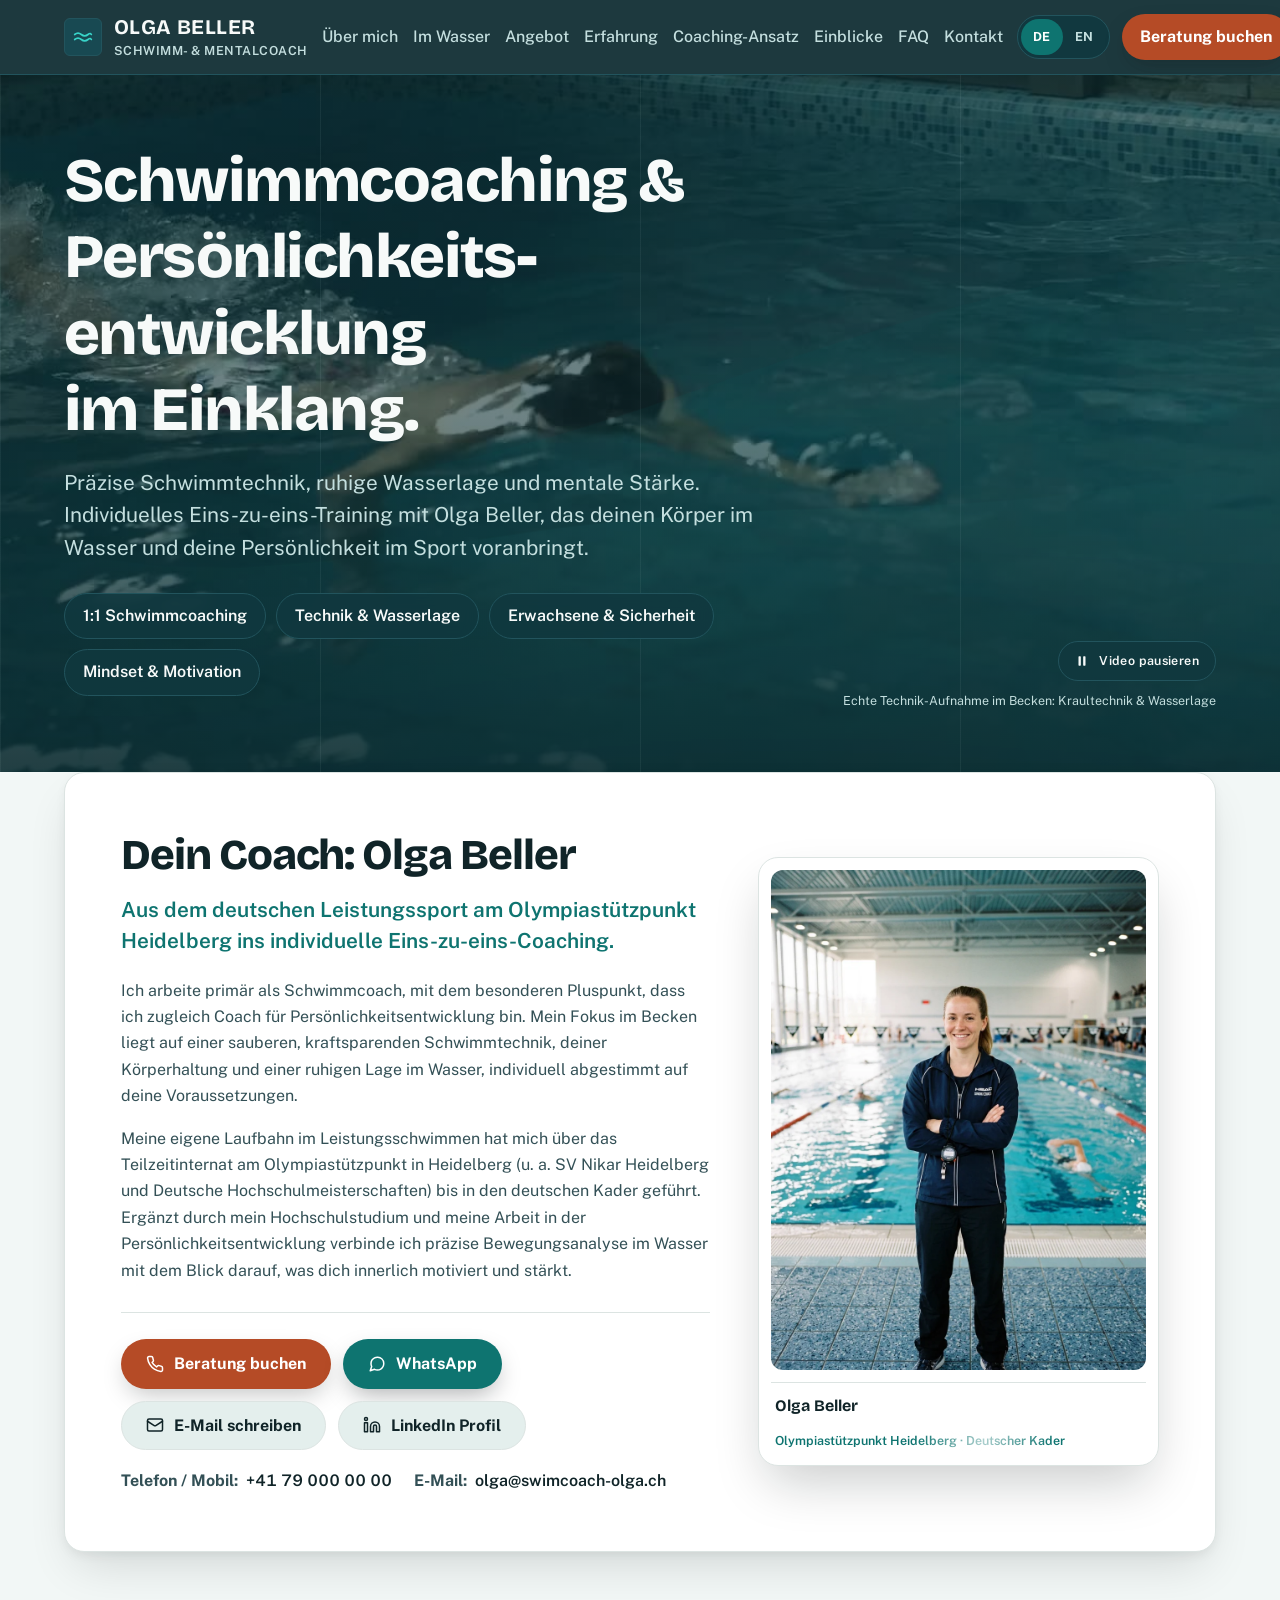
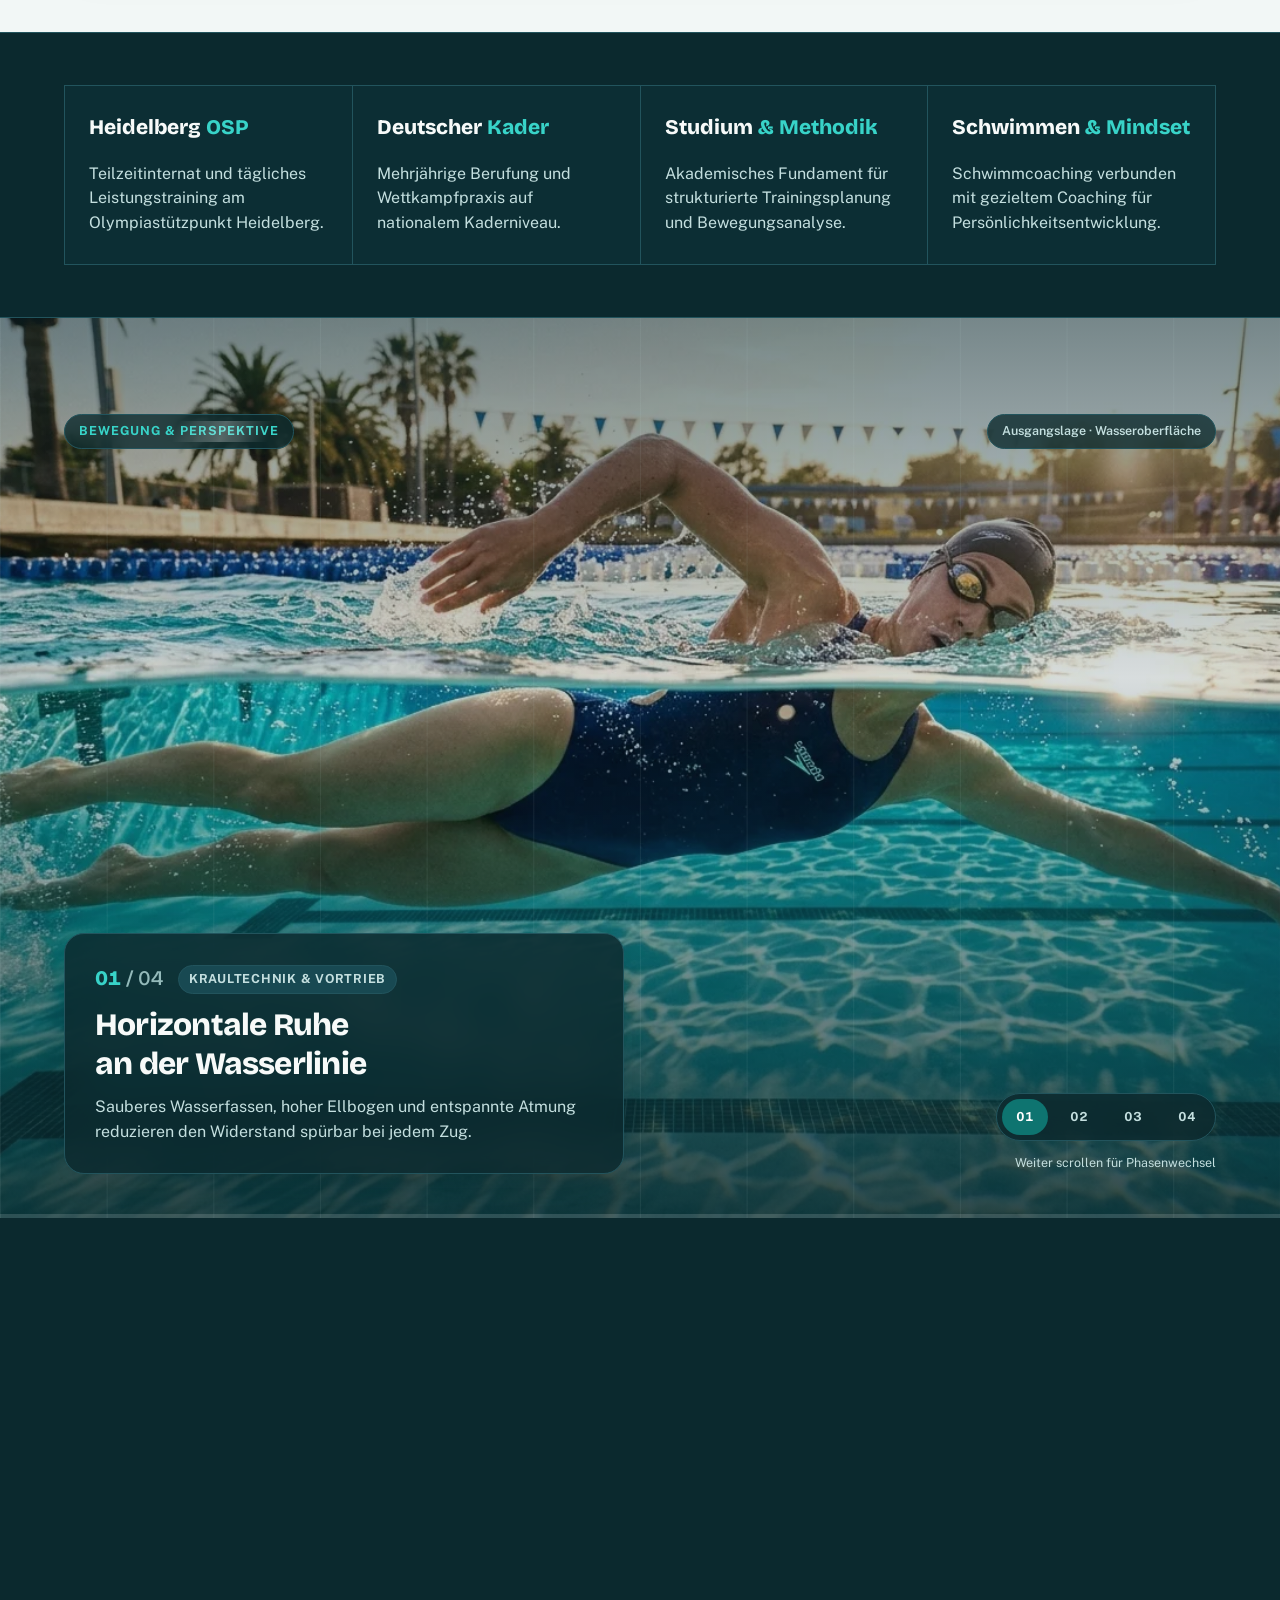
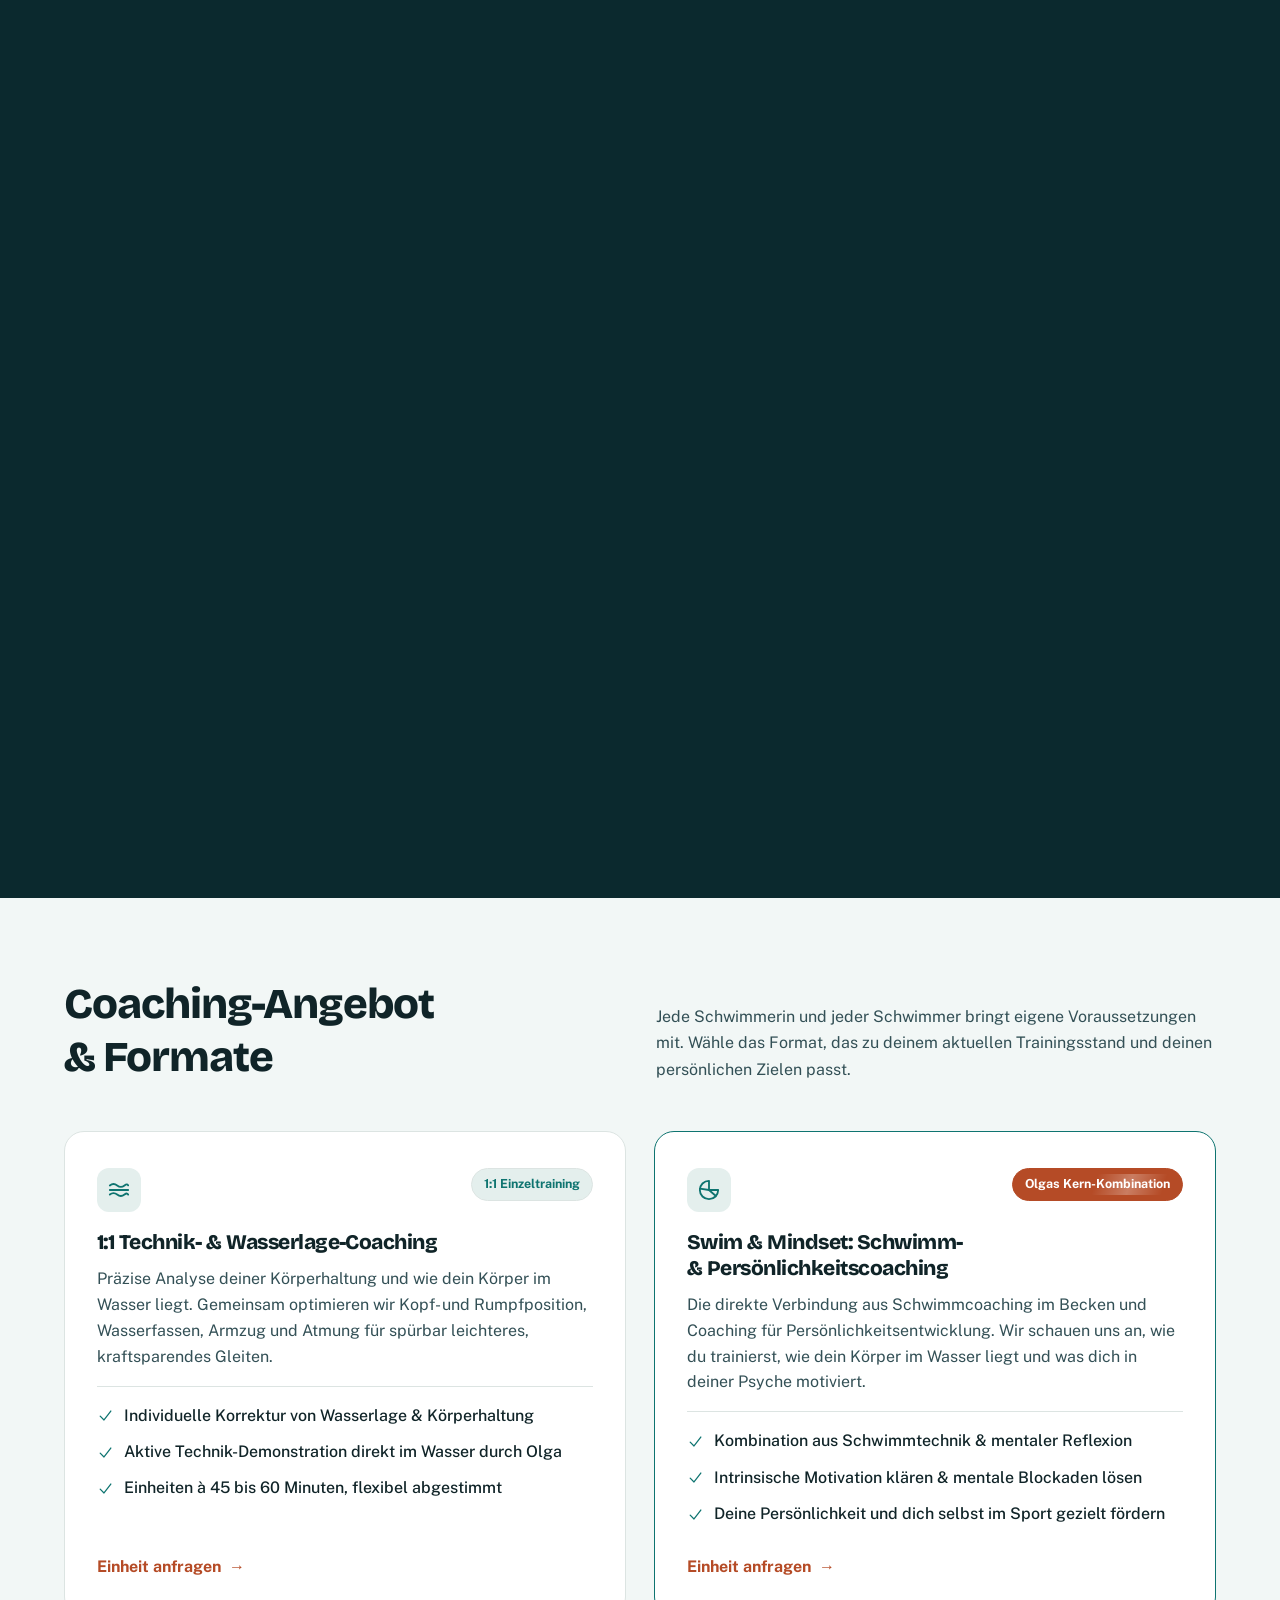
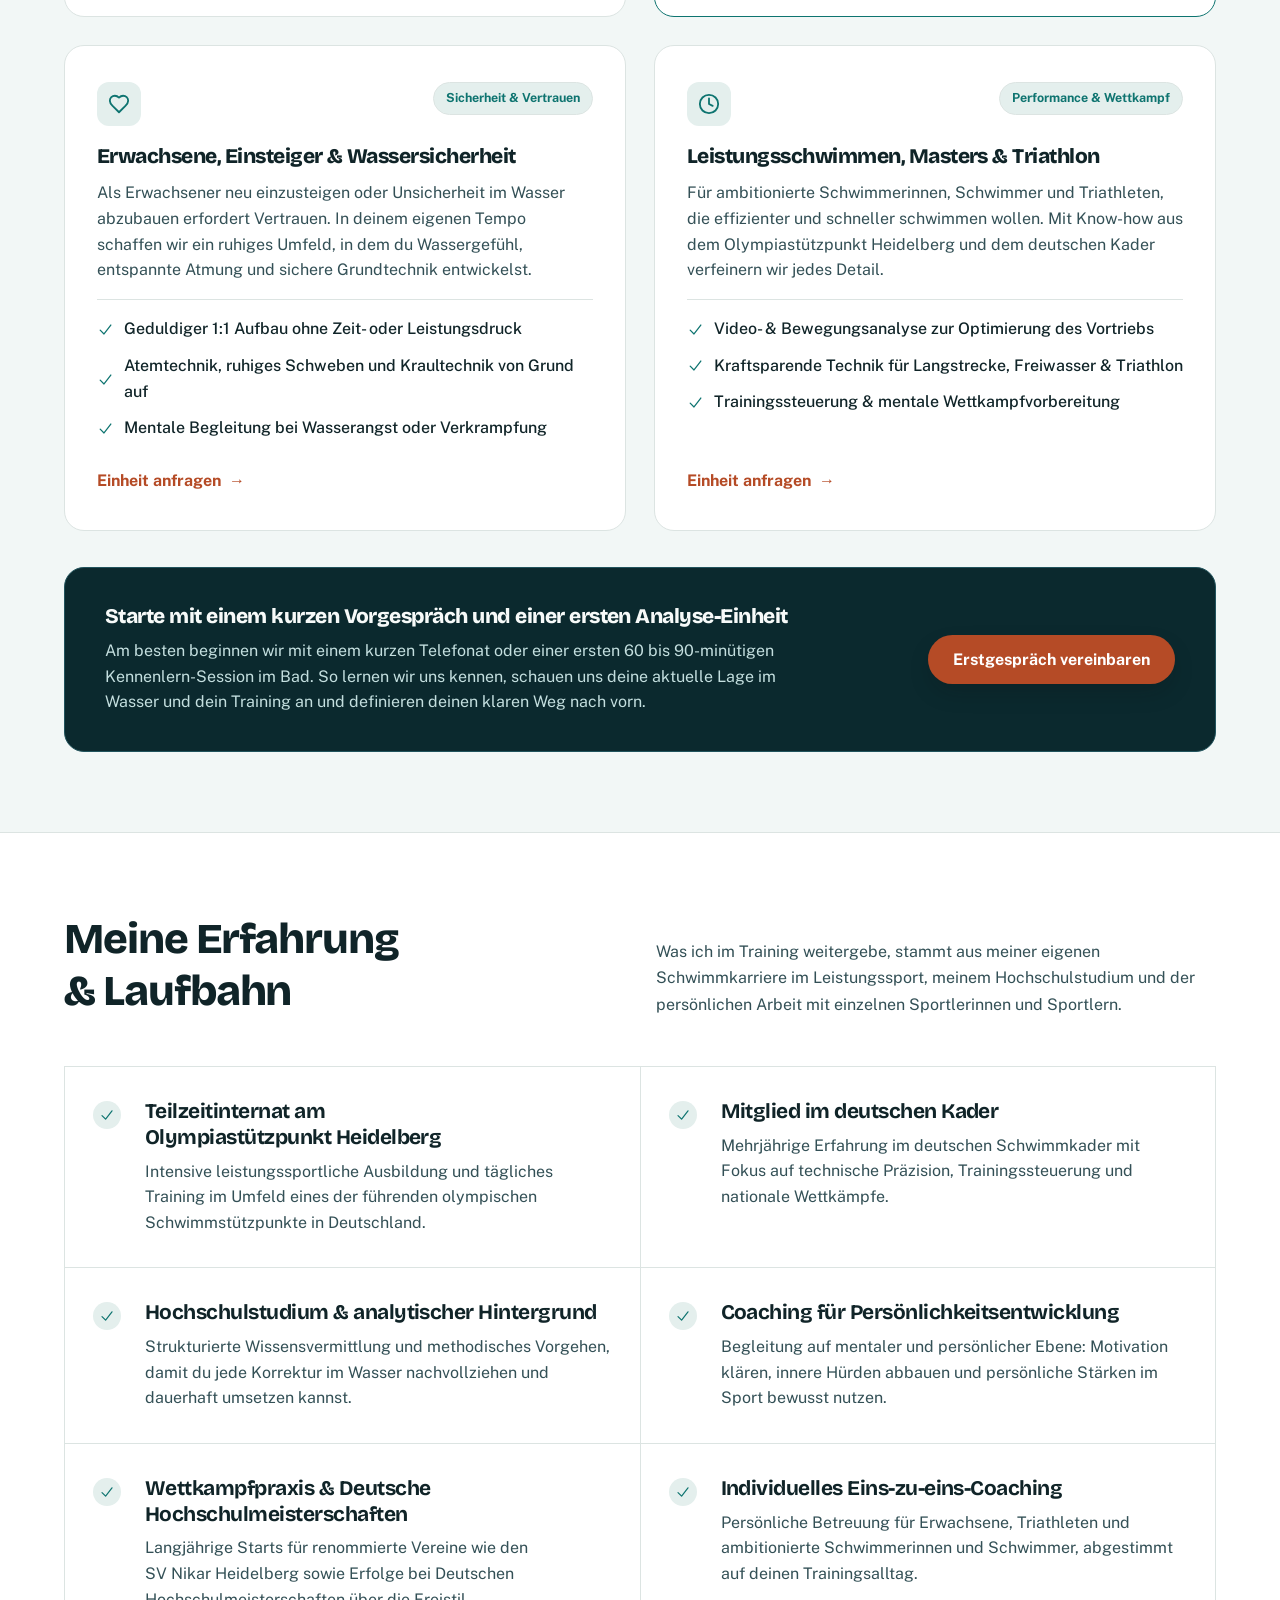
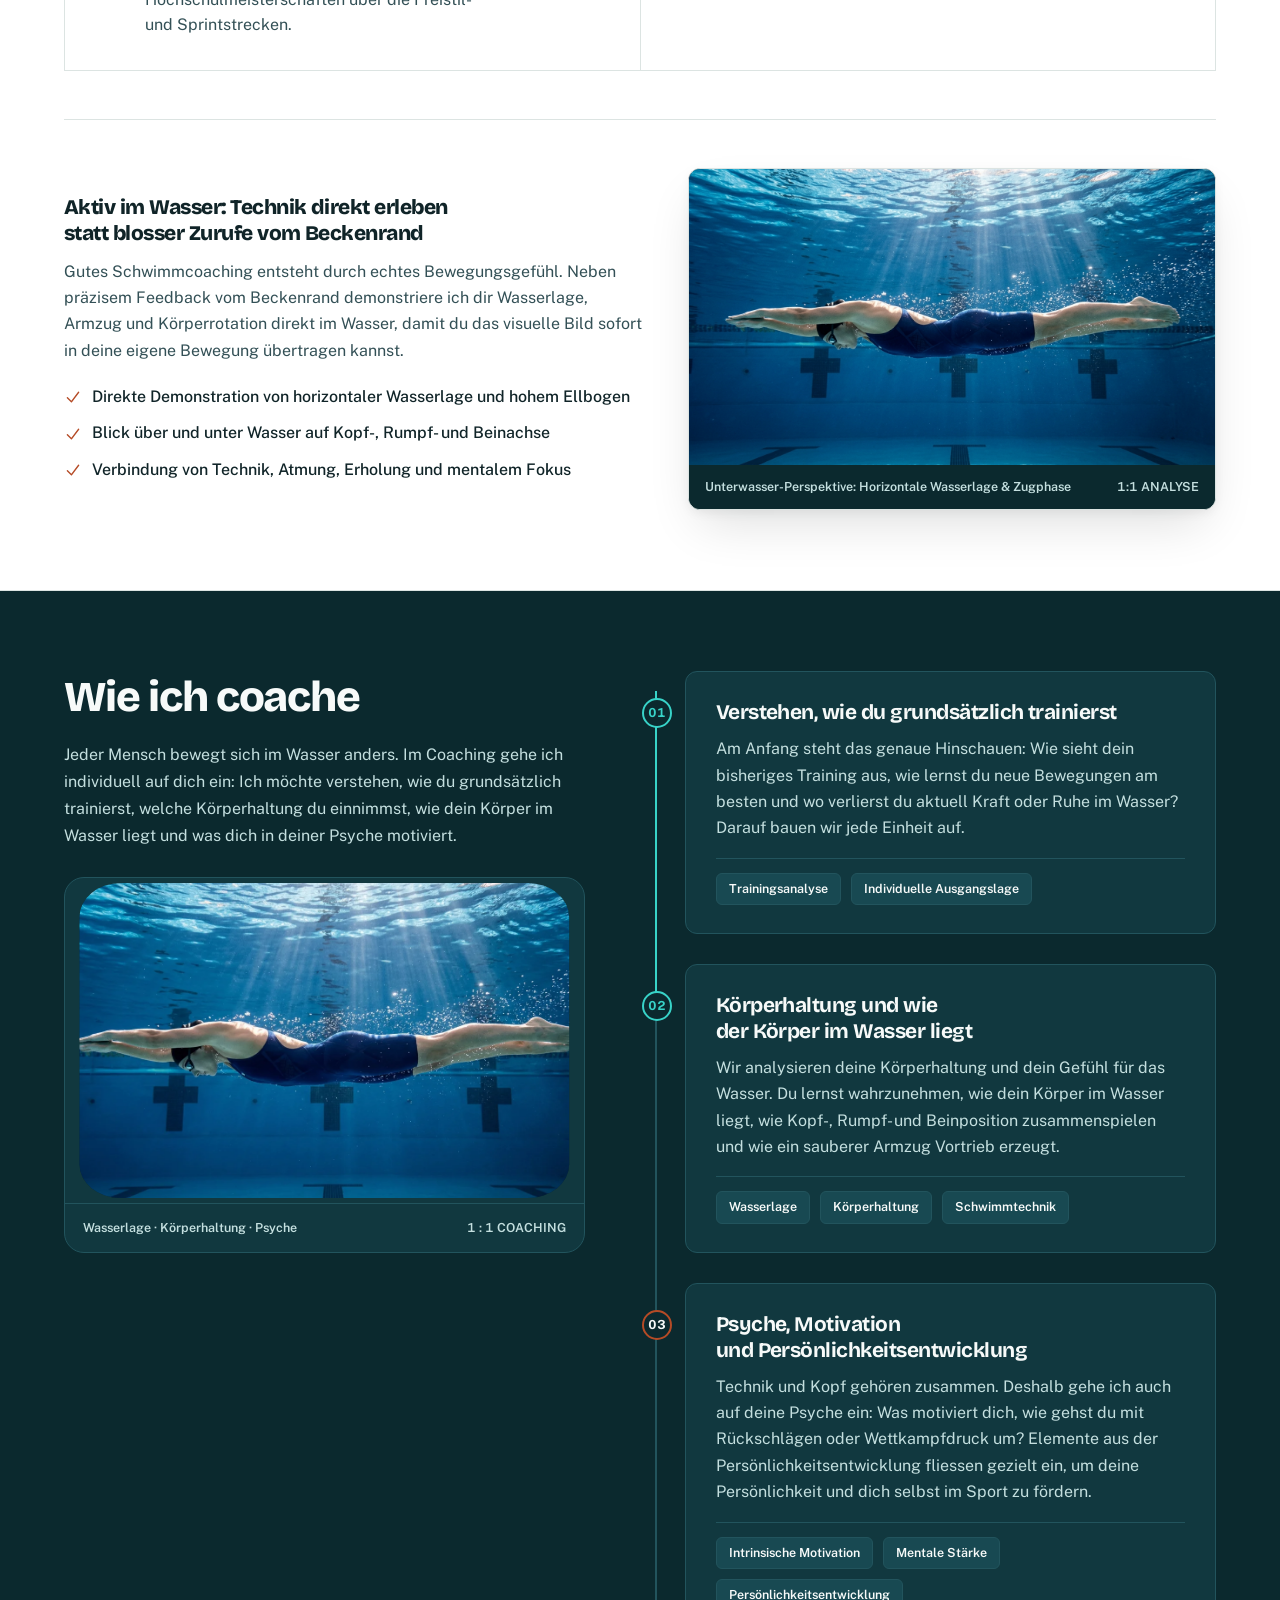
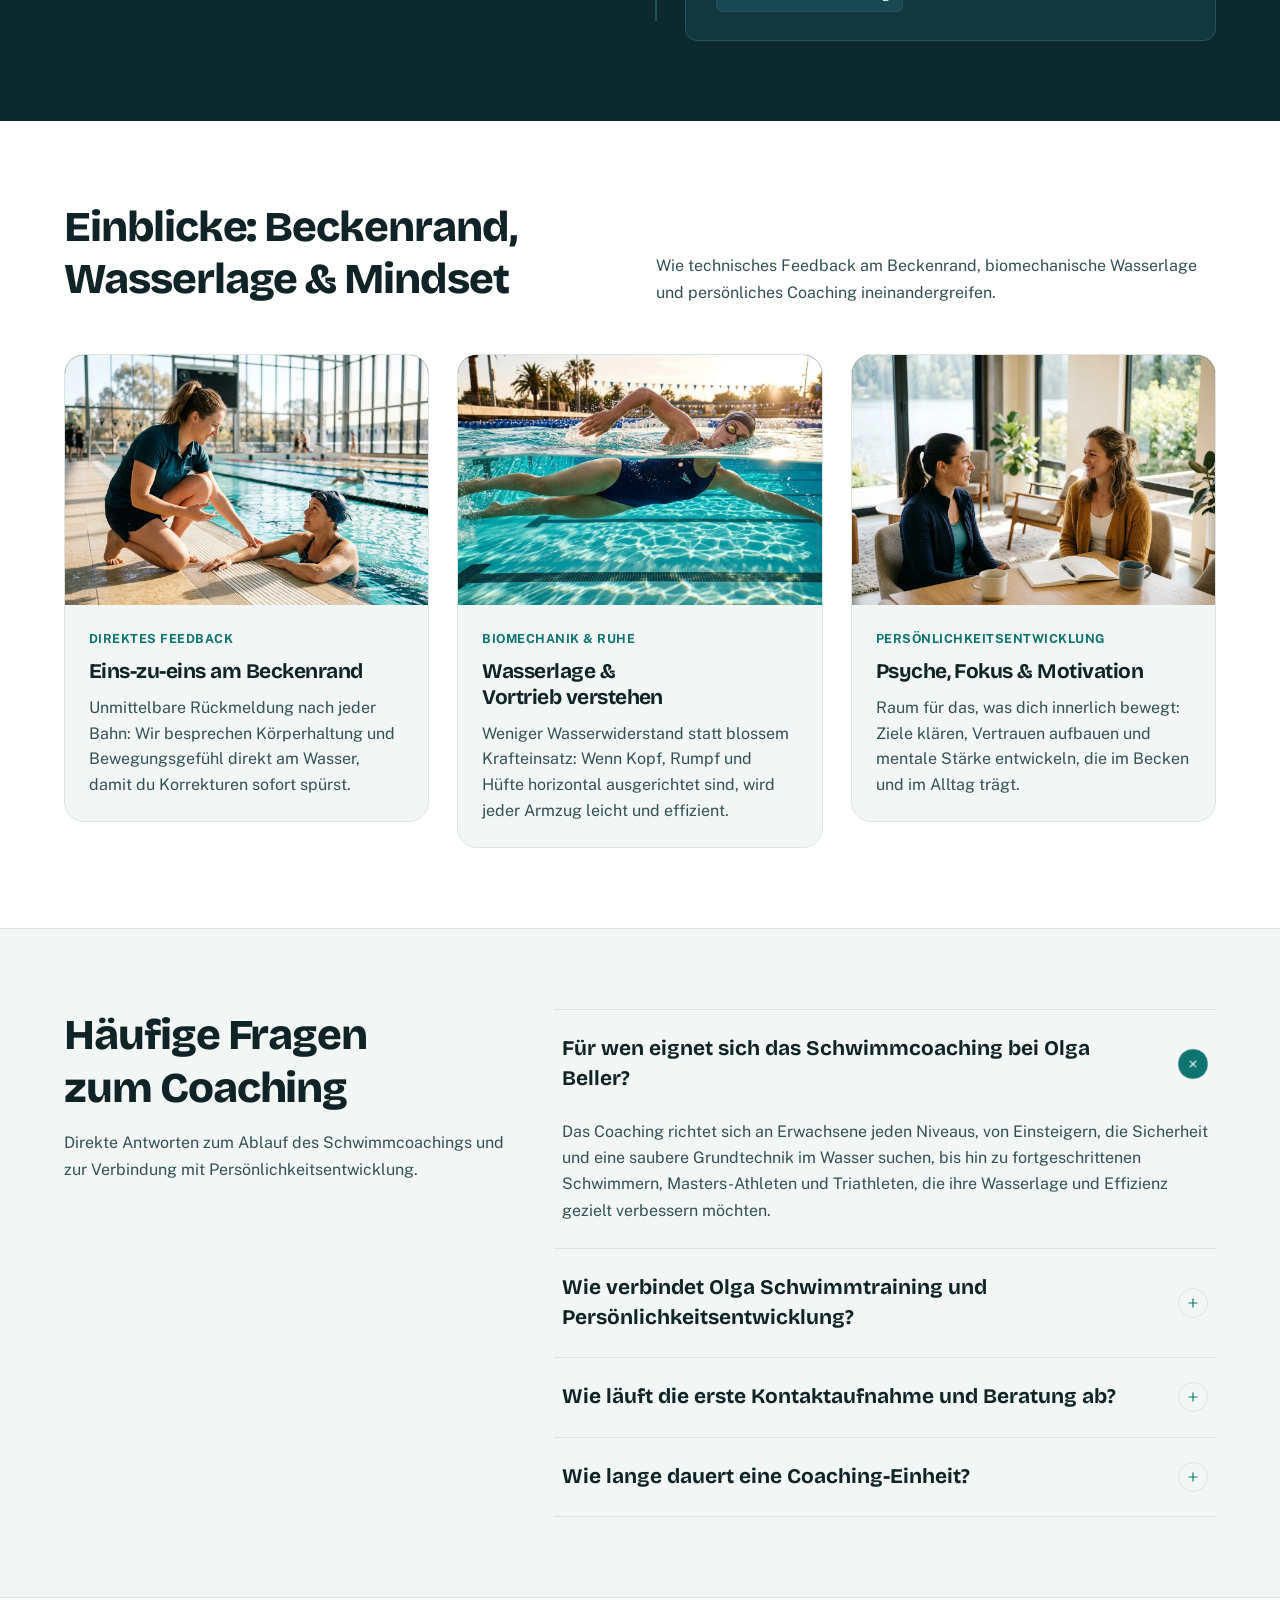
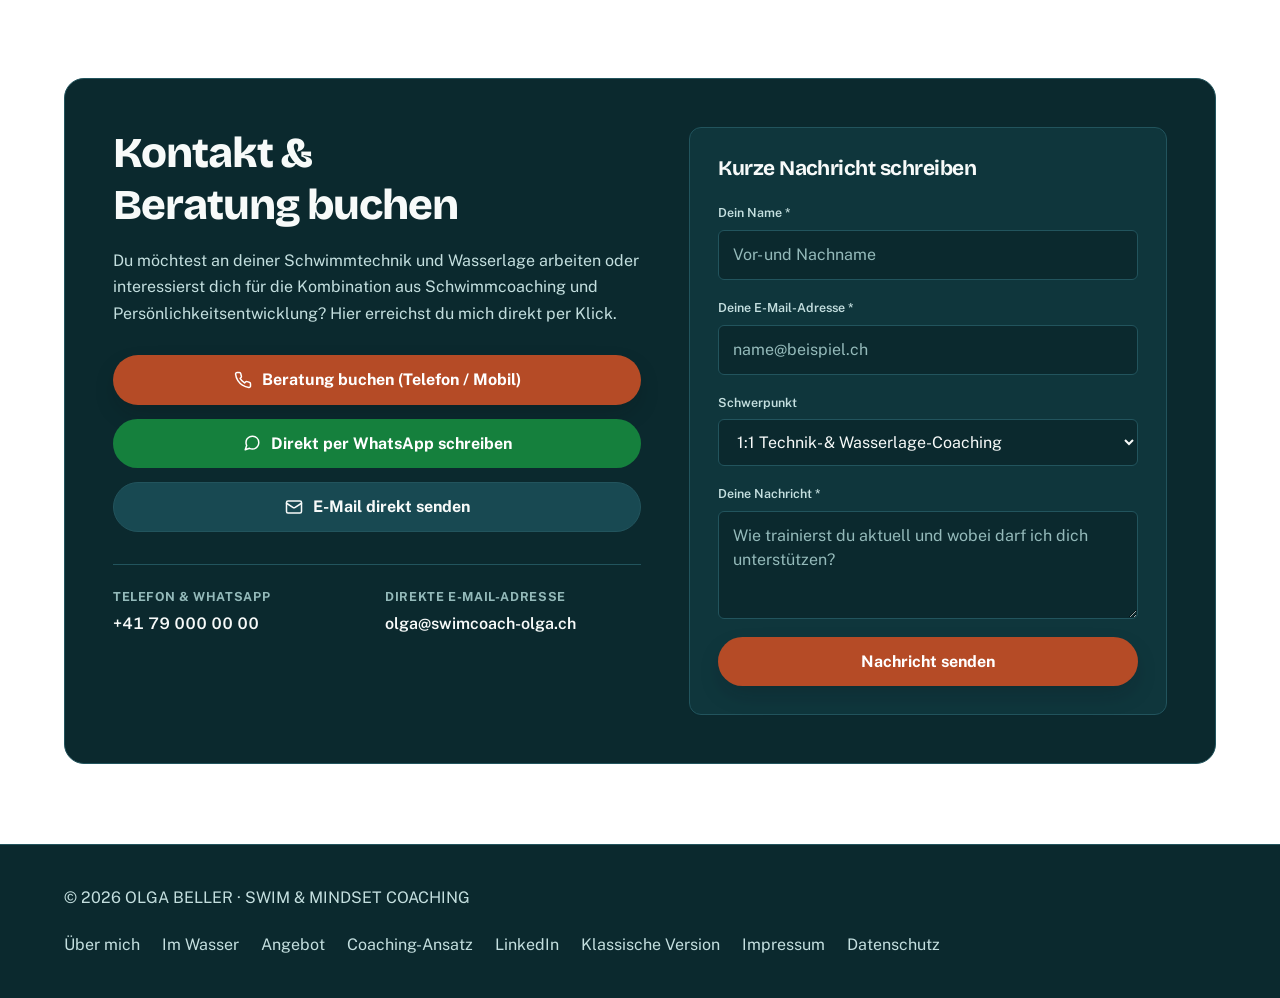
<file: v2/index.html>
<!DOCTYPE html>
<html lang="de">
<head>
  <meta charset="UTF-8">
  <title>Olga Beller — Swim &amp; Mindset Coaching (V2)</title>
  <meta http-equiv="refresh" content="0; url=../v2.html">
  <script>
    window.location.replace("../v2.html" + window.location.search + window.location.hash);
  </script>
</head>
<body>
  <p><a href="../v2.html">Weiter zur V2-Vorschau &rarr;</a></p>
</body>
</html>
</file>
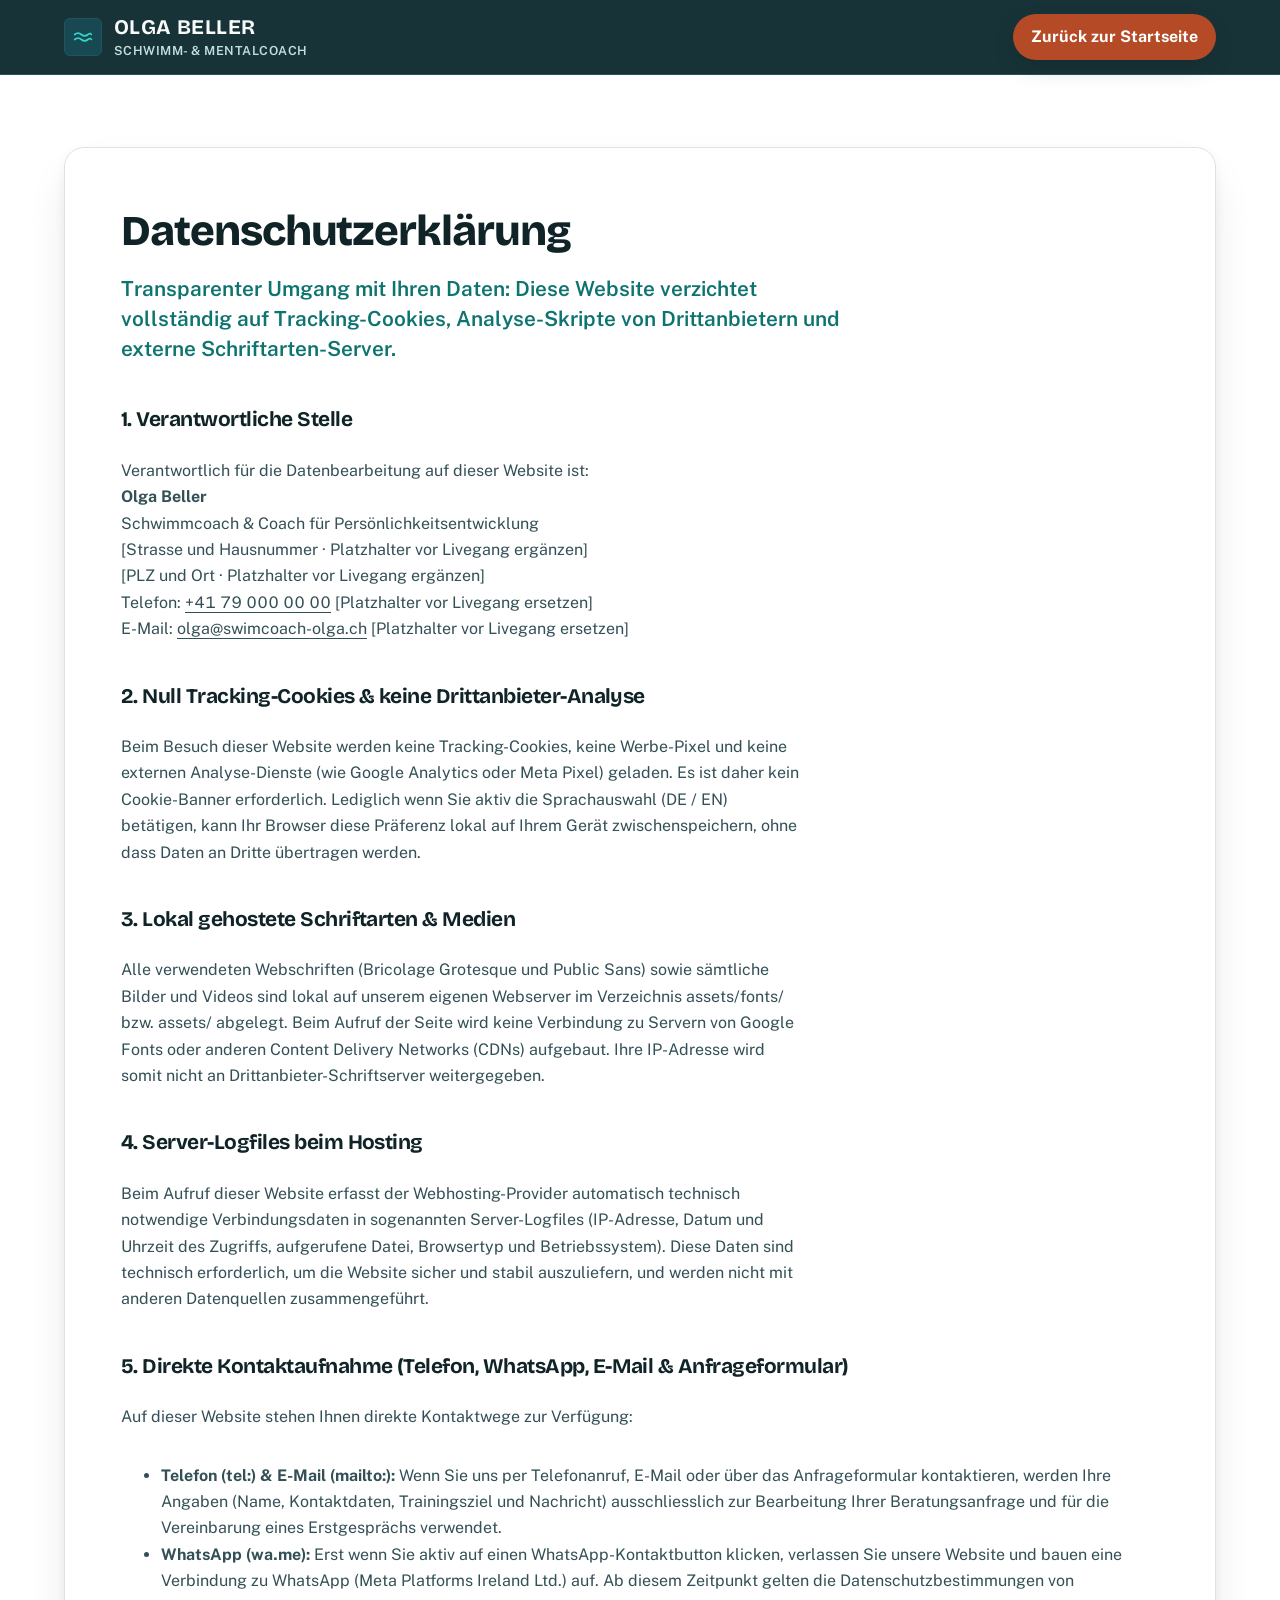
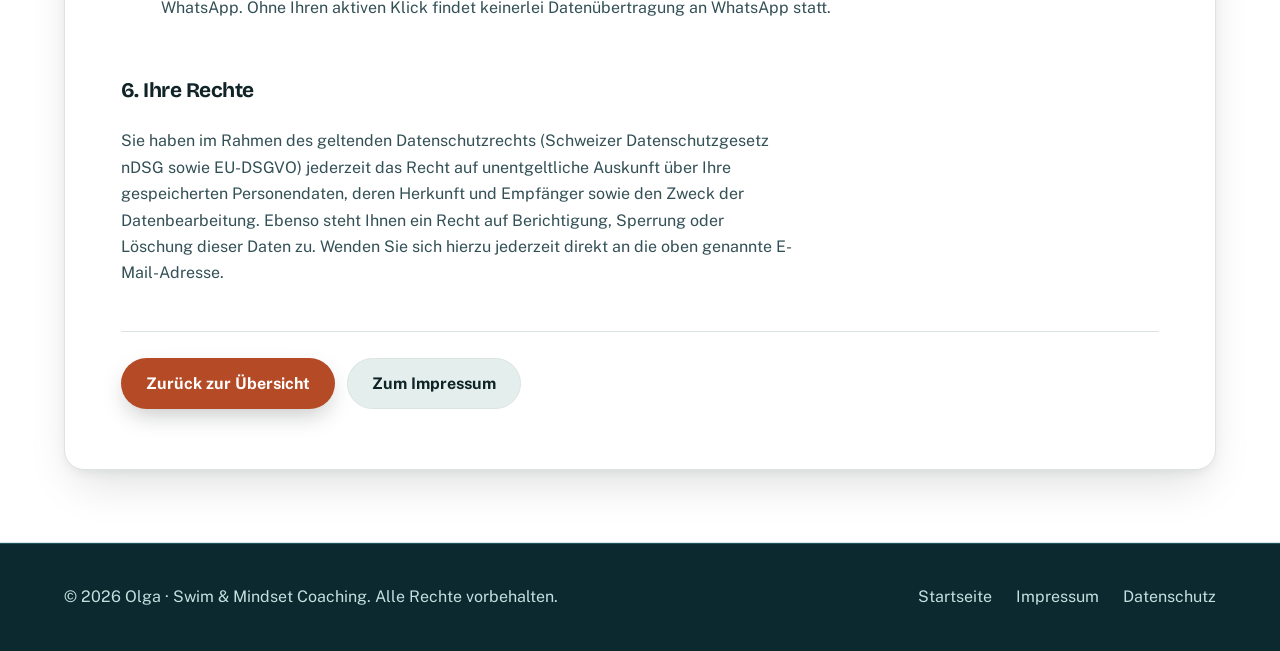
<file: datenschutz.html>
<!DOCTYPE html>
<html lang="de">
<head>
  <meta charset="UTF-8">
  <meta name="viewport" content="width=device-width, initial-scale=1.0">
  <title>Datenschutzerklärung · Olga Beller — Schwimm- &amp; Mentalcoach</title>
  <meta name="description" content="Datenschutzerklärung nach Schweizer DSG und EU-DSGVO für Olga Beller Schwimm- &amp; Mentalcoaching: Lokale Schriftarten, null Tracking-Cookies, direkter Kontakt.">
  <meta name="robots" content="noindex, follow">
  <link rel="icon" href="assets/img/favicon.svg" type="image/svg+xml">
  <link rel="stylesheet" href="assets/css/site.css">
</head>
<body>
  <a href="#main-content" class="skip-link">Direkt zum Inhalt springen</a>

  <header class="site-header">
    <div class="container nav-bar">
      <a href="index.html" class="brand-link" aria-label="Zurück zur Startseite">
        <span class="brand-mark" aria-hidden="true">
          <svg width="20" height="20" viewBox="0 0 24 24" fill="none" stroke="currentColor" stroke-width="2" stroke-linecap="round" stroke-linejoin="round">
            <path d="M2 9c2.5-2 5.5-2 8 0s5.5 2 8 0 3.5-1 4 0"/>
            <path d="M2 15c2.5-2 5.5-2 8 0s5.5 2 8 0 3.5-1 4 0"/>
          </svg>
        </span>
        <span class="brand-text">
          <span class="brand-name">OLGA BELLER</span>
          <span class="brand-role">Schwimm- &amp; Mentalcoach</span>
        </span>
      </a>

      <div class="nav-actions">
        <a href="index.html" class="nav-cta">Zurück zur Startseite</a>
      </div>
    </div>
  </header>

  <main id="main-content">
    <section class="experience-section">
      <div class="container">
        <div class="coach-dossier" style="margin-top: 0;">
          <div style="padding: 8px;">
          <h1 class="coach-heading">Datenschutzerklärung</h1>
          <p class="coach-lead">
            Transparenter Umgang mit Ihren Daten: Diese Website verzichtet vollständig auf Tracking-Cookies, Analyse-Skripte von Drittanbietern und externe Schriftarten-Server.
          </p>

          <div class="coach-prose">
            <h2 class="experience-item-title" style="margin-top: 16px;">1. Verantwortliche Stelle</h2>
            <p>
              Verantwortlich für die Datenbearbeitung auf dieser Website ist:<br>
              <strong>Olga Beller</strong><br>
              Schwimmcoach &amp; Coach für Persönlichkeitsentwicklung<br>
              [Strasse und Hausnummer · Platzhalter vor Livegang ergänzen]<br>
              [PLZ und Ort · Platzhalter vor Livegang ergänzen]<br>
              Telefon: <a href="tel:+41790000000" class="tabular">+41 79 000 00 00</a> [Platzhalter vor Livegang ersetzen]<br>
              E-Mail: <a href="mailto:olga@swimcoach-olga.ch">olga@swimcoach-olga.ch</a> [Platzhalter vor Livegang ersetzen]
            </p>

            <h2 class="experience-item-title" style="margin-top: 24px;">2. Null Tracking-Cookies &amp; keine Drittanbieter-Analyse</h2>
            <p>
              Beim Besuch dieser Website werden keine Tracking-Cookies, keine Werbe-Pixel und keine externen Analyse-Dienste (wie Google Analytics oder Meta Pixel) geladen. Es ist daher kein Cookie-Banner erforderlich. Lediglich wenn Sie aktiv die Sprachauswahl (DE / EN) betätigen, kann Ihr Browser diese Präferenz lokal auf Ihrem Gerät zwischenspeichern, ohne dass Daten an Dritte übertragen werden.
            </p>

            <h2 class="experience-item-title" style="margin-top: 24px;">3. Lokal gehostete Schriftarten &amp; Medien</h2>
            <p>
              Alle verwendeten Webschriften (<code class="tabular">Bricolage Grotesque</code> und <code class="tabular">Public Sans</code>) sowie sämtliche Bilder und Videos sind lokal auf unserem eigenen Webserver im Verzeichnis <code class="tabular">assets/fonts/</code> bzw. <code class="tabular">assets/</code> abgelegt. Beim Aufruf der Seite wird keine Verbindung zu Servern von Google Fonts oder anderen Content Delivery Networks (CDNs) aufgebaut. Ihre IP-Adresse wird somit nicht an Drittanbieter-Schriftserver weitergegeben.
            </p>

            <h2 class="experience-item-title" style="margin-top: 24px;">4. Server-Logfiles beim Hosting</h2>
            <p>
              Beim Aufruf dieser Website erfasst der Webhosting-Provider automatisch technisch notwendige Verbindungsdaten in sogenannten Server-Logfiles (IP-Adresse, Datum und Uhrzeit des Zugriffs, aufgerufene Datei, Browsertyp und Betriebssystem). Diese Daten sind technisch erforderlich, um die Website sicher und stabil auszuliefern, und werden nicht mit anderen Datenquellen zusammengeführt.
            </p>

            <h2 class="experience-item-title" style="margin-top: 24px;">5. Direkte Kontaktaufnahme (Telefon, WhatsApp, E-Mail &amp; Anfrageformular)</h2>
            <p>
              Auf dieser Website stehen Ihnen direkte Kontaktwege zur Verfügung:
            </p>
            <ul>
              <li>
                <strong>Telefon (<code class="tabular">tel:</code>) &amp; E-Mail (<code class="tabular">mailto:</code>):</strong> Wenn Sie uns per Telefonanruf, E-Mail oder über das Anfrageformular kontaktieren, werden Ihre Angaben (Name, Kontaktdaten, Trainingsziel und Nachricht) ausschliesslich zur Bearbeitung Ihrer Beratungsanfrage und für die Vereinbarung eines Erstgesprächs verwendet.
              </li>
              <li>
                <strong>WhatsApp (<code class="tabular">wa.me</code>):</strong> Erst wenn Sie aktiv auf einen WhatsApp-Kontaktbutton klicken, verlassen Sie unsere Website und bauen eine Verbindung zu WhatsApp (Meta Platforms Ireland Ltd.) auf. Ab diesem Zeitpunkt gelten die Datenschutzbestimmungen von WhatsApp. Ohne Ihren aktiven Klick findet keinerlei Datenübertragung an WhatsApp statt.
              </li>
            </ul>

            <h2 class="experience-item-title" style="margin-top: 24px;">6. Ihre Rechte</h2>
            <p>
              Sie haben im Rahmen des geltenden Datenschutzrechts (Schweizer Datenschutzgesetz nDSG sowie EU-DSGVO) jederzeit das Recht auf unentgeltliche Auskunft über Ihre gespeicherten Personendaten, deren Herkunft und Empfänger sowie den Zweck der Datenbearbeitung. Ebenso steht Ihnen ein Recht auf Berichtigung, Sperrung oder Löschung dieser Daten zu. Wenden Sie sich hierzu jederzeit direkt an die oben genannte E-Mail-Adresse.
            </p>

            <div class="cta-cluster">
              <a href="index.html" class="btn btn-consultation">Zurück zur Übersicht</a>
              <a href="impressum.html" class="btn btn-email">Zum Impressum</a>
            </div>
          </div>
          </div>
        </div>
      </div>
    </section>
  </main>

  <footer class="site-footer">
    <div class="container footer-inner">
      <p>&copy; 2026 Olga · Swim &amp; Mindset Coaching. Alle Rechte vorbehalten.</p>
      <ul class="footer-links">
        <li><a href="index.html">Startseite</a></li>
        <li><a href="impressum.html">Impressum</a></li>
        <li><a href="datenschutz.html" aria-current="page">Datenschutz</a></li>
      </ul>
    </div>
  </footer>
</body>
</html>
</file>
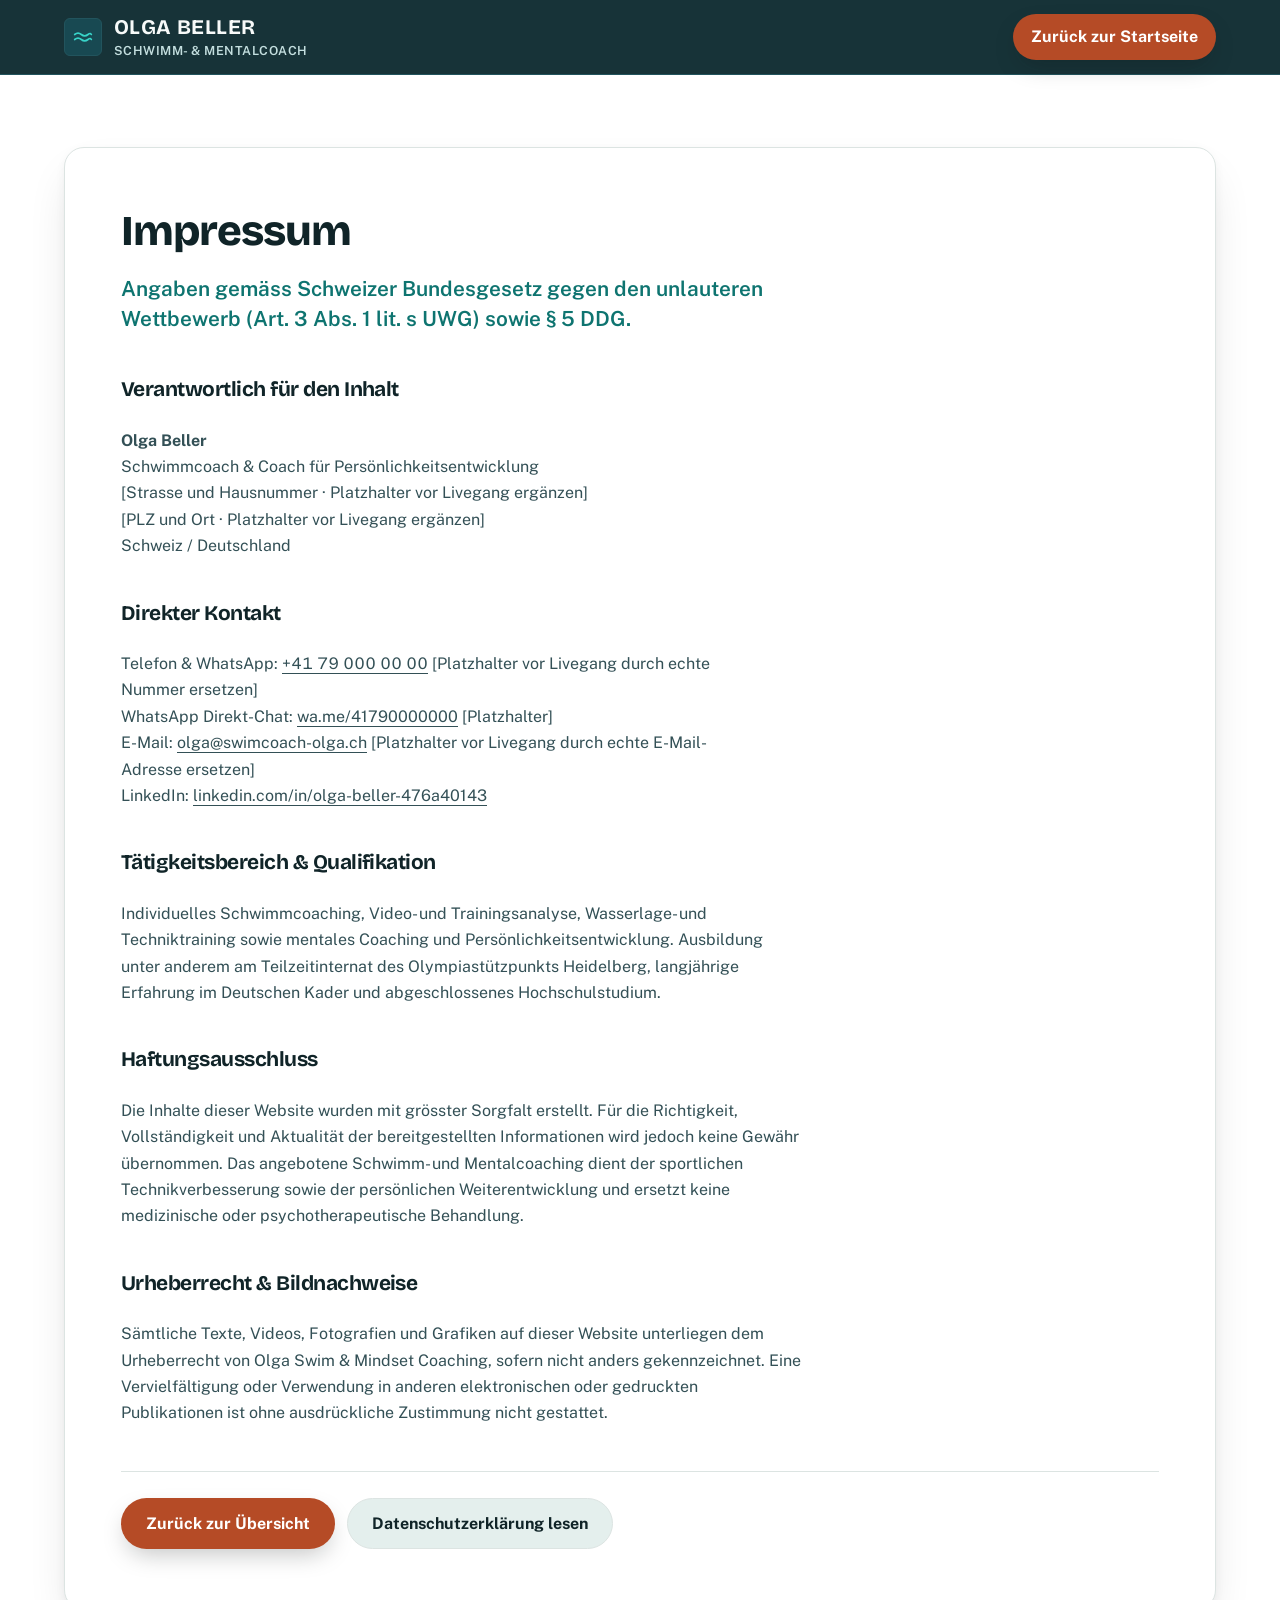
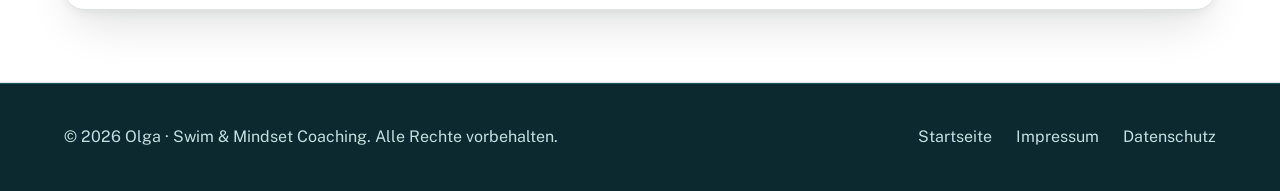
<file: impressum.html>
<!DOCTYPE html>
<html lang="de">
<head>
  <meta charset="UTF-8">
  <meta name="viewport" content="width=device-width, initial-scale=1.0">
  <title>Impressum · Olga Beller — Schwimm- &amp; Mentalcoach</title>
  <meta name="description" content="Impressum und rechtliche Angaben für Olga Beller Schwimm- &amp; Mentalcoaching.">
  <meta name="robots" content="noindex, follow">
  <link rel="icon" href="assets/img/favicon.svg" type="image/svg+xml">
  <link rel="stylesheet" href="assets/css/site.css">
</head>
<body>
  <a href="#main-content" class="skip-link">Direkt zum Inhalt springen</a>

  <header class="site-header">
    <div class="container nav-bar">
      <a href="index.html" class="brand-link" aria-label="Zurück zur Startseite">
        <span class="brand-mark" aria-hidden="true">
          <svg width="20" height="20" viewBox="0 0 24 24" fill="none" stroke="currentColor" stroke-width="2" stroke-linecap="round" stroke-linejoin="round">
            <path d="M2 9c2.5-2 5.5-2 8 0s5.5 2 8 0 3.5-1 4 0"/>
            <path d="M2 15c2.5-2 5.5-2 8 0s5.5 2 8 0 3.5-1 4 0"/>
          </svg>
        </span>
        <span class="brand-text">
          <span class="brand-name">OLGA BELLER</span>
          <span class="brand-role">Schwimm- &amp; Mentalcoach</span>
        </span>
      </a>

      <div class="nav-actions">
        <a href="index.html" class="nav-cta">Zurück zur Startseite</a>
      </div>
    </div>
  </header>

  <main id="main-content">
    <section class="experience-section">
      <div class="container">
        <div class="coach-dossier" style="margin-top: 0;">
          <div style="padding: 8px;">
          <h1 class="coach-heading">Impressum</h1>
          <p class="coach-lead">
            Angaben gemäss Schweizer Bundesgesetz gegen den unlauteren Wettbewerb (Art. 3 Abs. 1 lit. s UWG) sowie § 5 DDG.
          </p>

          <div class="coach-prose">
            <h2 class="experience-item-title" style="margin-top: 16px;">Verantwortlich für den Inhalt</h2>
            <p>
              <strong>Olga Beller</strong><br>
              Schwimmcoach &amp; Coach für Persönlichkeitsentwicklung<br>
              [Strasse und Hausnummer · Platzhalter vor Livegang ergänzen]<br>
              [PLZ und Ort · Platzhalter vor Livegang ergänzen]<br>
              Schweiz / Deutschland
            </p>

            <h2 class="experience-item-title" style="margin-top: 24px;">Direkter Kontakt</h2>
            <p>
              Telefon &amp; WhatsApp: <a href="tel:+41790000000" class="tabular">+41 79 000 00 00</a> [Platzhalter vor Livegang durch echte Nummer ersetzen]<br>
              WhatsApp Direkt-Chat: <a href="https://wa.me/41790000000" target="_blank" rel="noopener noreferrer">wa.me/41790000000</a> [Platzhalter]<br>
              E-Mail: <a href="mailto:olga@swimcoach-olga.ch">olga@swimcoach-olga.ch</a> [Platzhalter vor Livegang durch echte E-Mail-Adresse ersetzen]<br>
              LinkedIn: <a href="https://www.linkedin.com/in/olga-beller-476a40143/" target="_blank" rel="noopener noreferrer">linkedin.com/in/olga-beller-476a40143</a>
            </p>

            <h2 class="experience-item-title" style="margin-top: 24px;">Tätigkeitsbereich &amp; Qualifikation</h2>
            <p>
              Individuelles Schwimmcoaching, Video- und Trainingsanalyse, Wasserlage- und Techniktraining sowie mentales Coaching und Persönlichkeitsentwicklung. Ausbildung unter anderem am Teilzeitinternat des Olympiastützpunkts Heidelberg, langjährige Erfahrung im Deutschen Kader und abgeschlossenes Hochschulstudium.
            </p>

            <h2 class="experience-item-title" style="margin-top: 24px;">Haftungsausschluss</h2>
            <p>
              Die Inhalte dieser Website wurden mit grösster Sorgfalt erstellt. Für die Richtigkeit, Vollständigkeit und Aktualität der bereitgestellten Informationen wird jedoch keine Gewähr übernommen. Das angebotene Schwimm- und Mentalcoaching dient der sportlichen Technikverbesserung sowie der persönlichen Weiterentwicklung und ersetzt keine medizinische oder psychotherapeutische Behandlung.
            </p>

            <h2 class="experience-item-title" style="margin-top: 24px;">Urheberrecht &amp; Bildnachweise</h2>
            <p>
              Sämtliche Texte, Videos, Fotografien und Grafiken auf dieser Website unterliegen dem Urheberrecht von Olga Swim &amp; Mindset Coaching, sofern nicht anders gekennzeichnet. Eine Vervielfältigung oder Verwendung in anderen elektronischen oder gedruckten Publikationen ist ohne ausdrückliche Zustimmung nicht gestattet.
            </p>

            <div class="cta-cluster">
              <a href="index.html" class="btn btn-consultation">Zurück zur Übersicht</a>
              <a href="datenschutz.html" class="btn btn-email">Datenschutzerklärung lesen</a>
            </div>
          </div>
          </div>
        </div>
      </div>
    </section>
  </main>

  <footer class="site-footer">
    <div class="container footer-inner">
      <p>&copy; 2026 Olga · Swim &amp; Mindset Coaching. Alle Rechte vorbehalten.</p>
      <ul class="footer-links">
        <li><a href="index.html">Startseite</a></li>
        <li><a href="impressum.html" aria-current="page">Impressum</a></li>
        <li><a href="datenschutz.html">Datenschutz</a></li>
      </ul>
    </div>
  </footer>
</body>
</html>
</file>
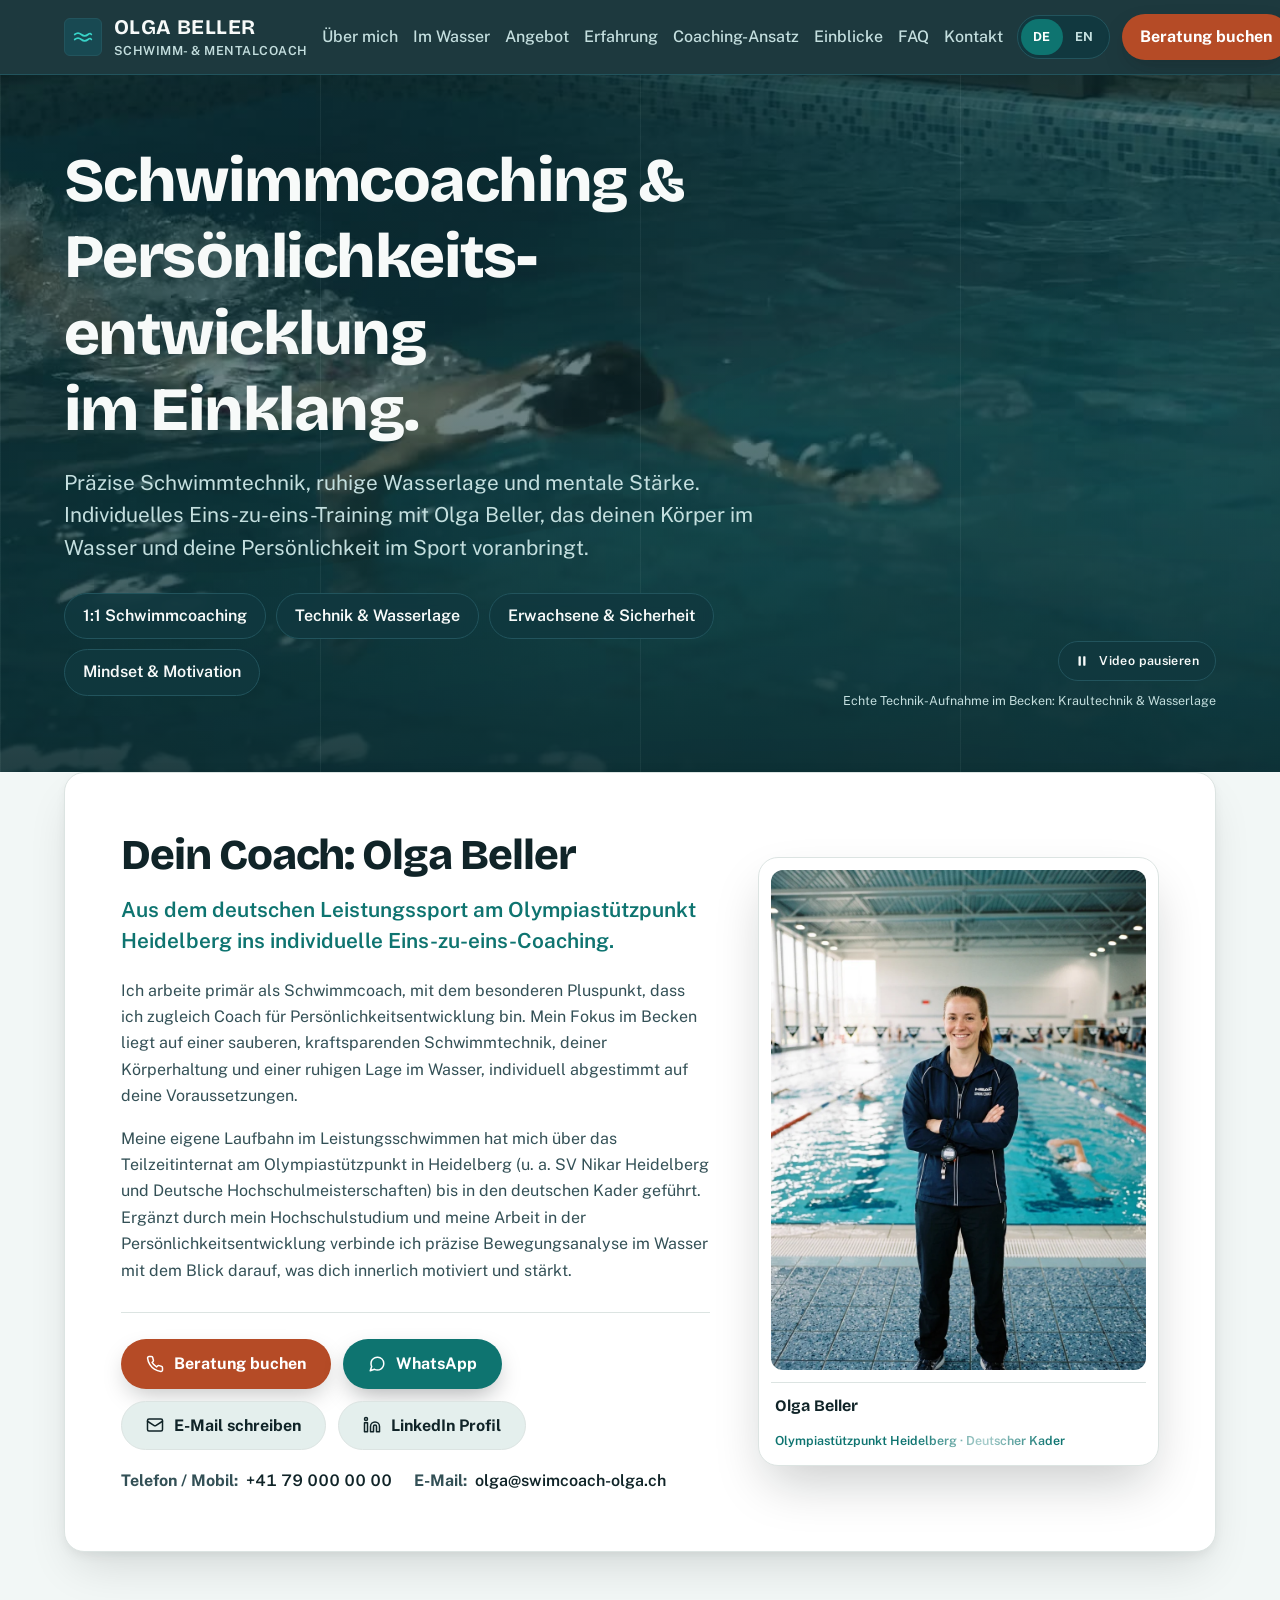
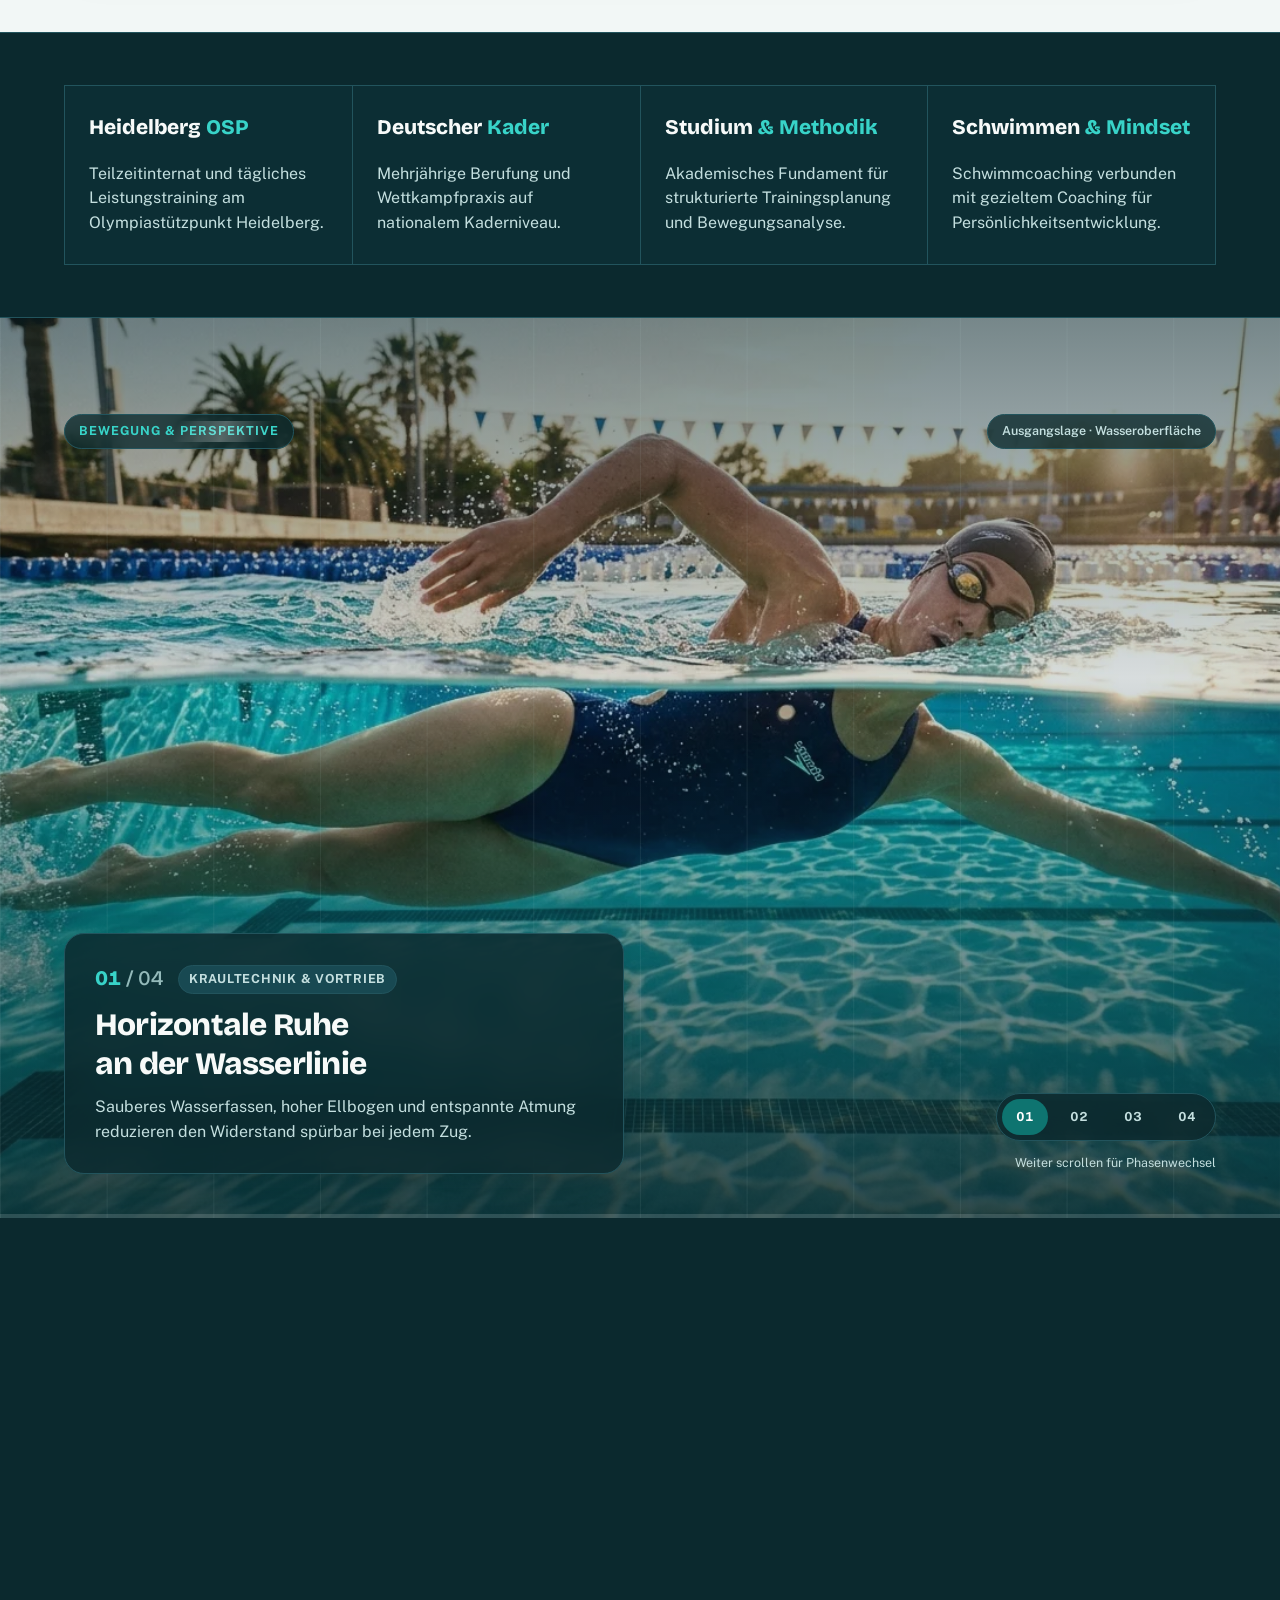
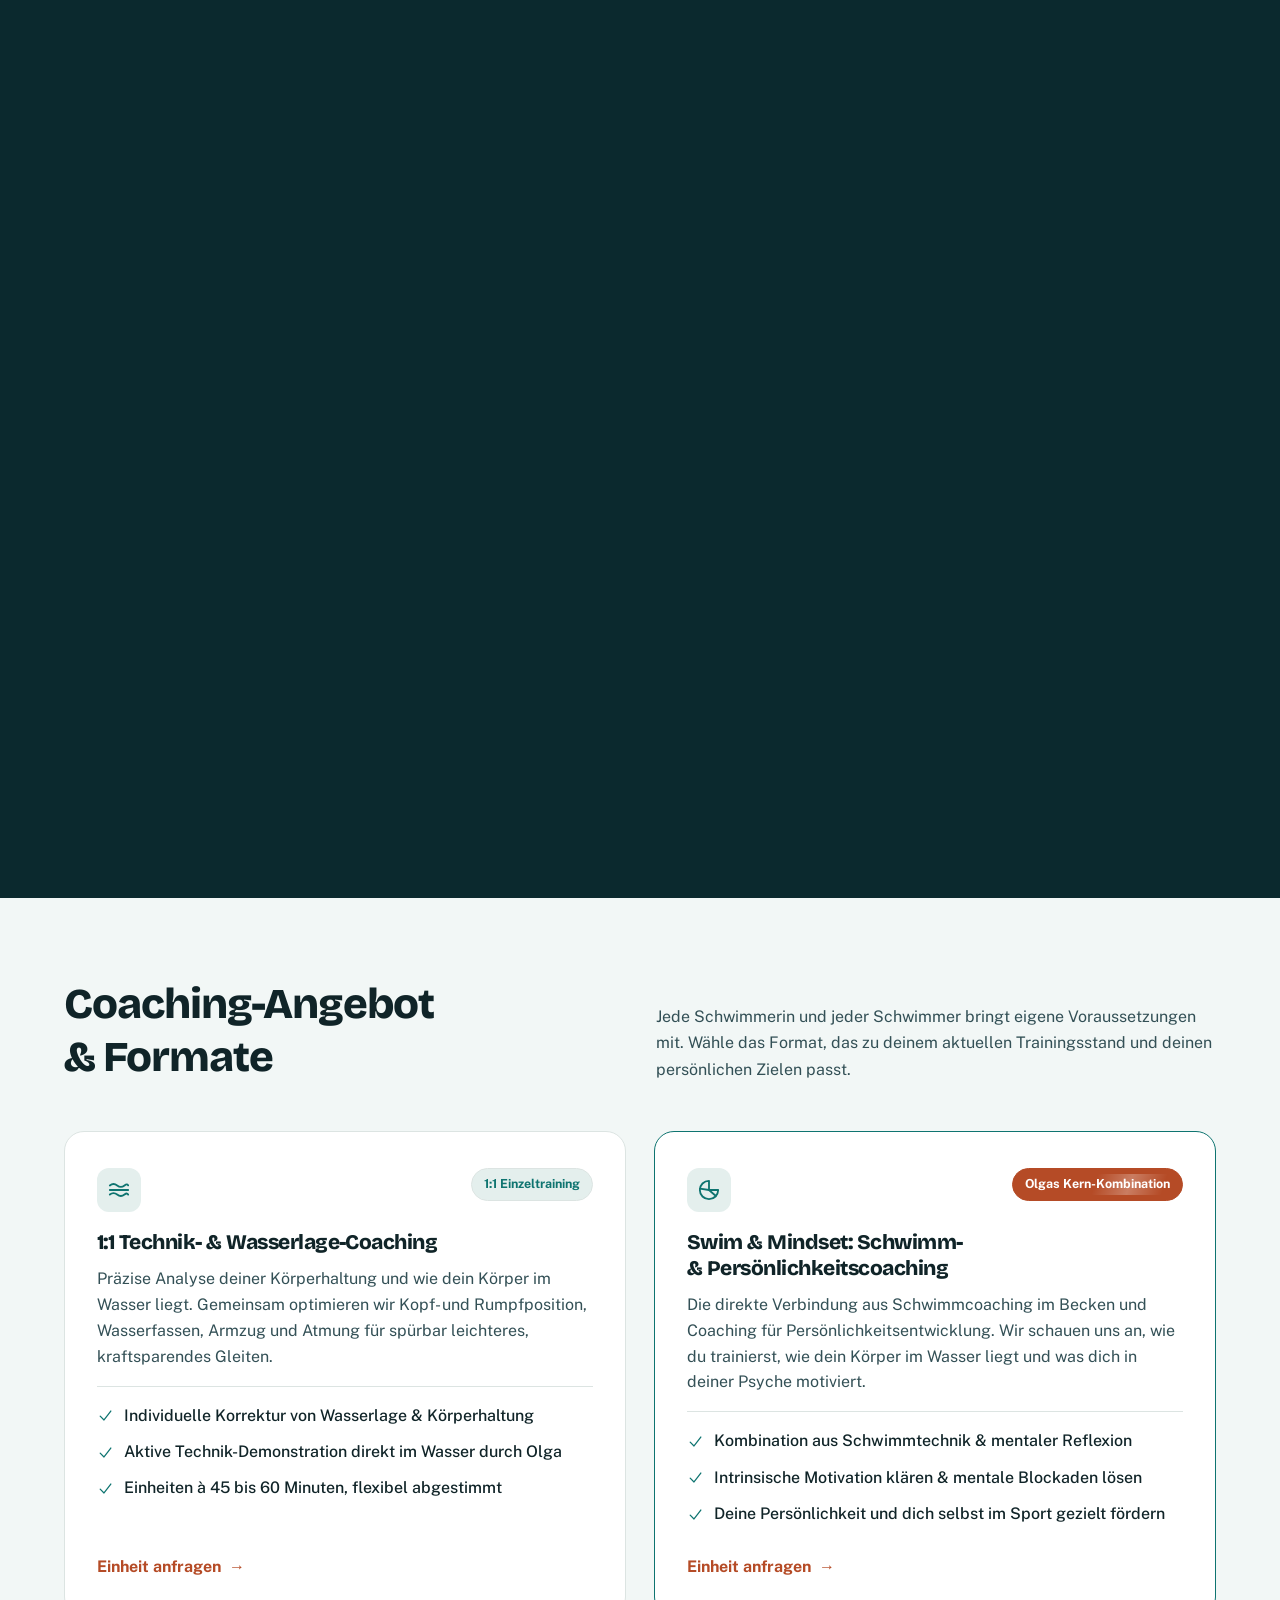
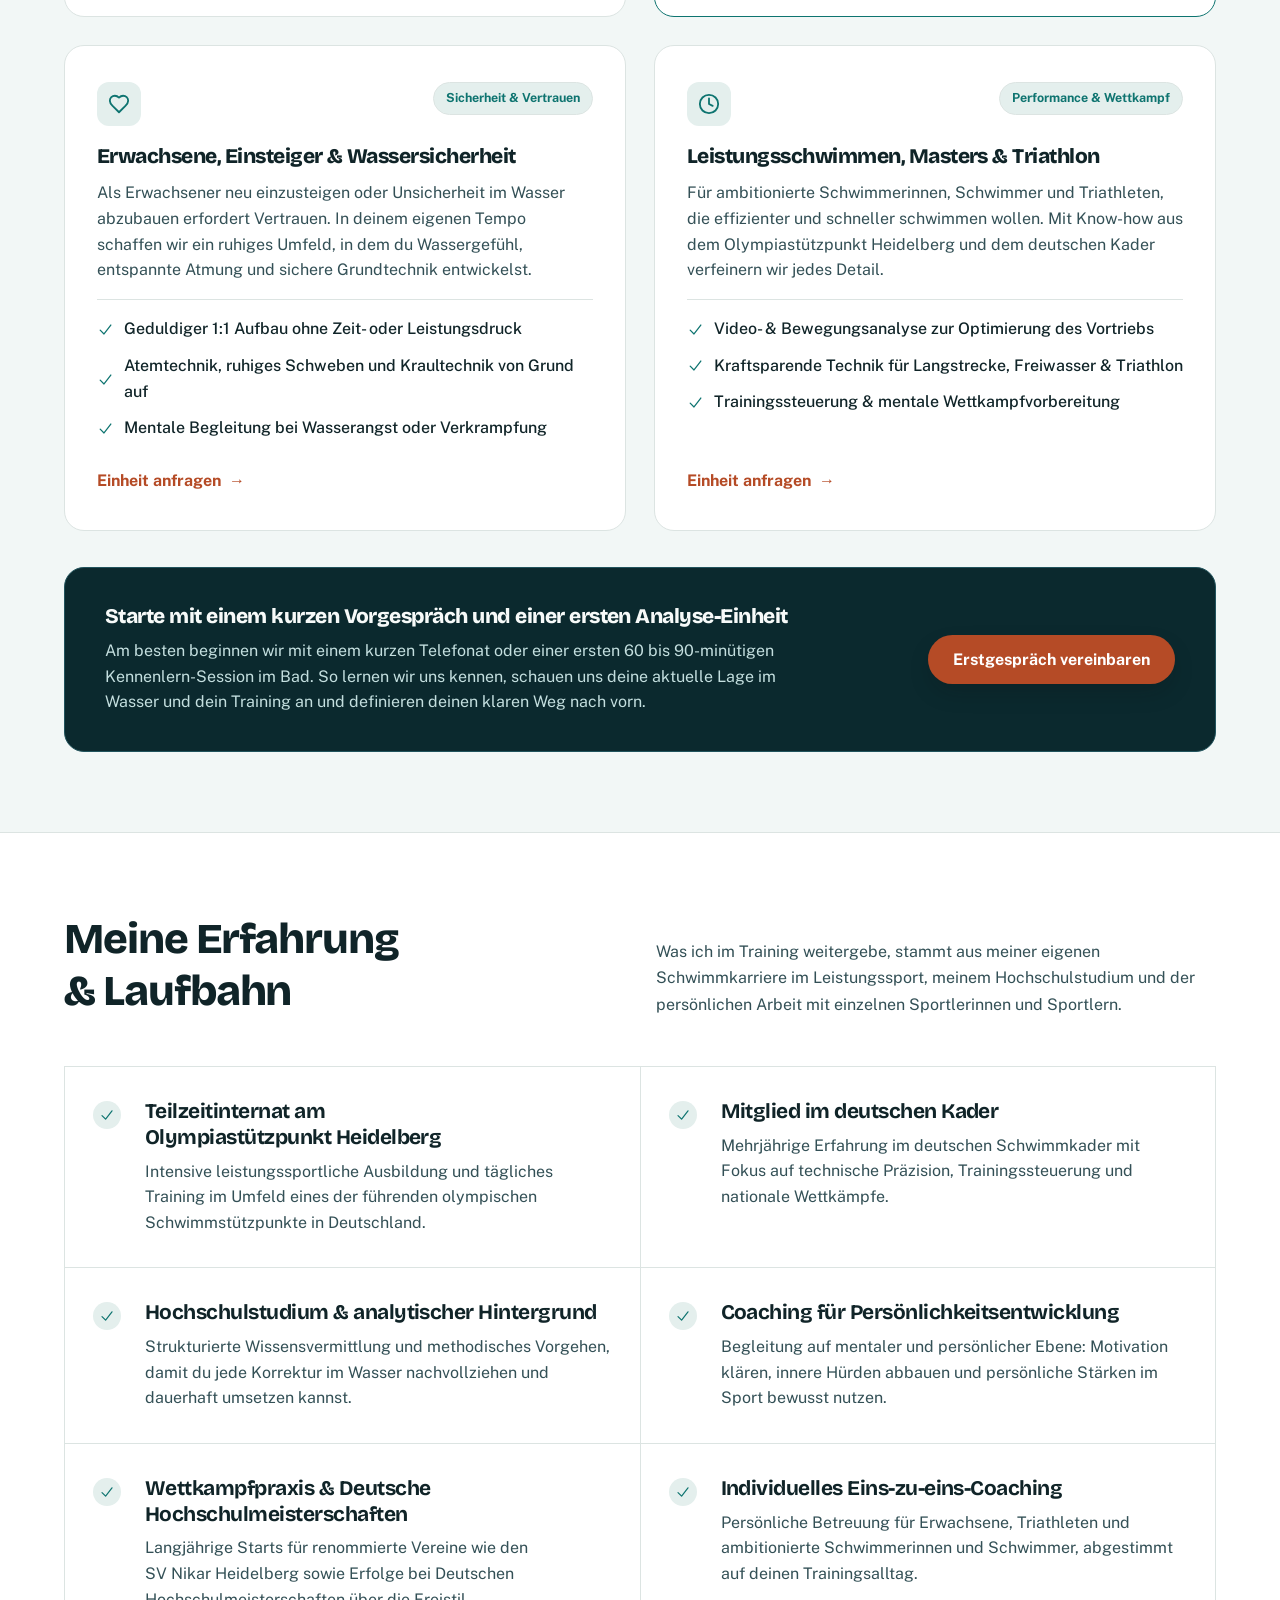
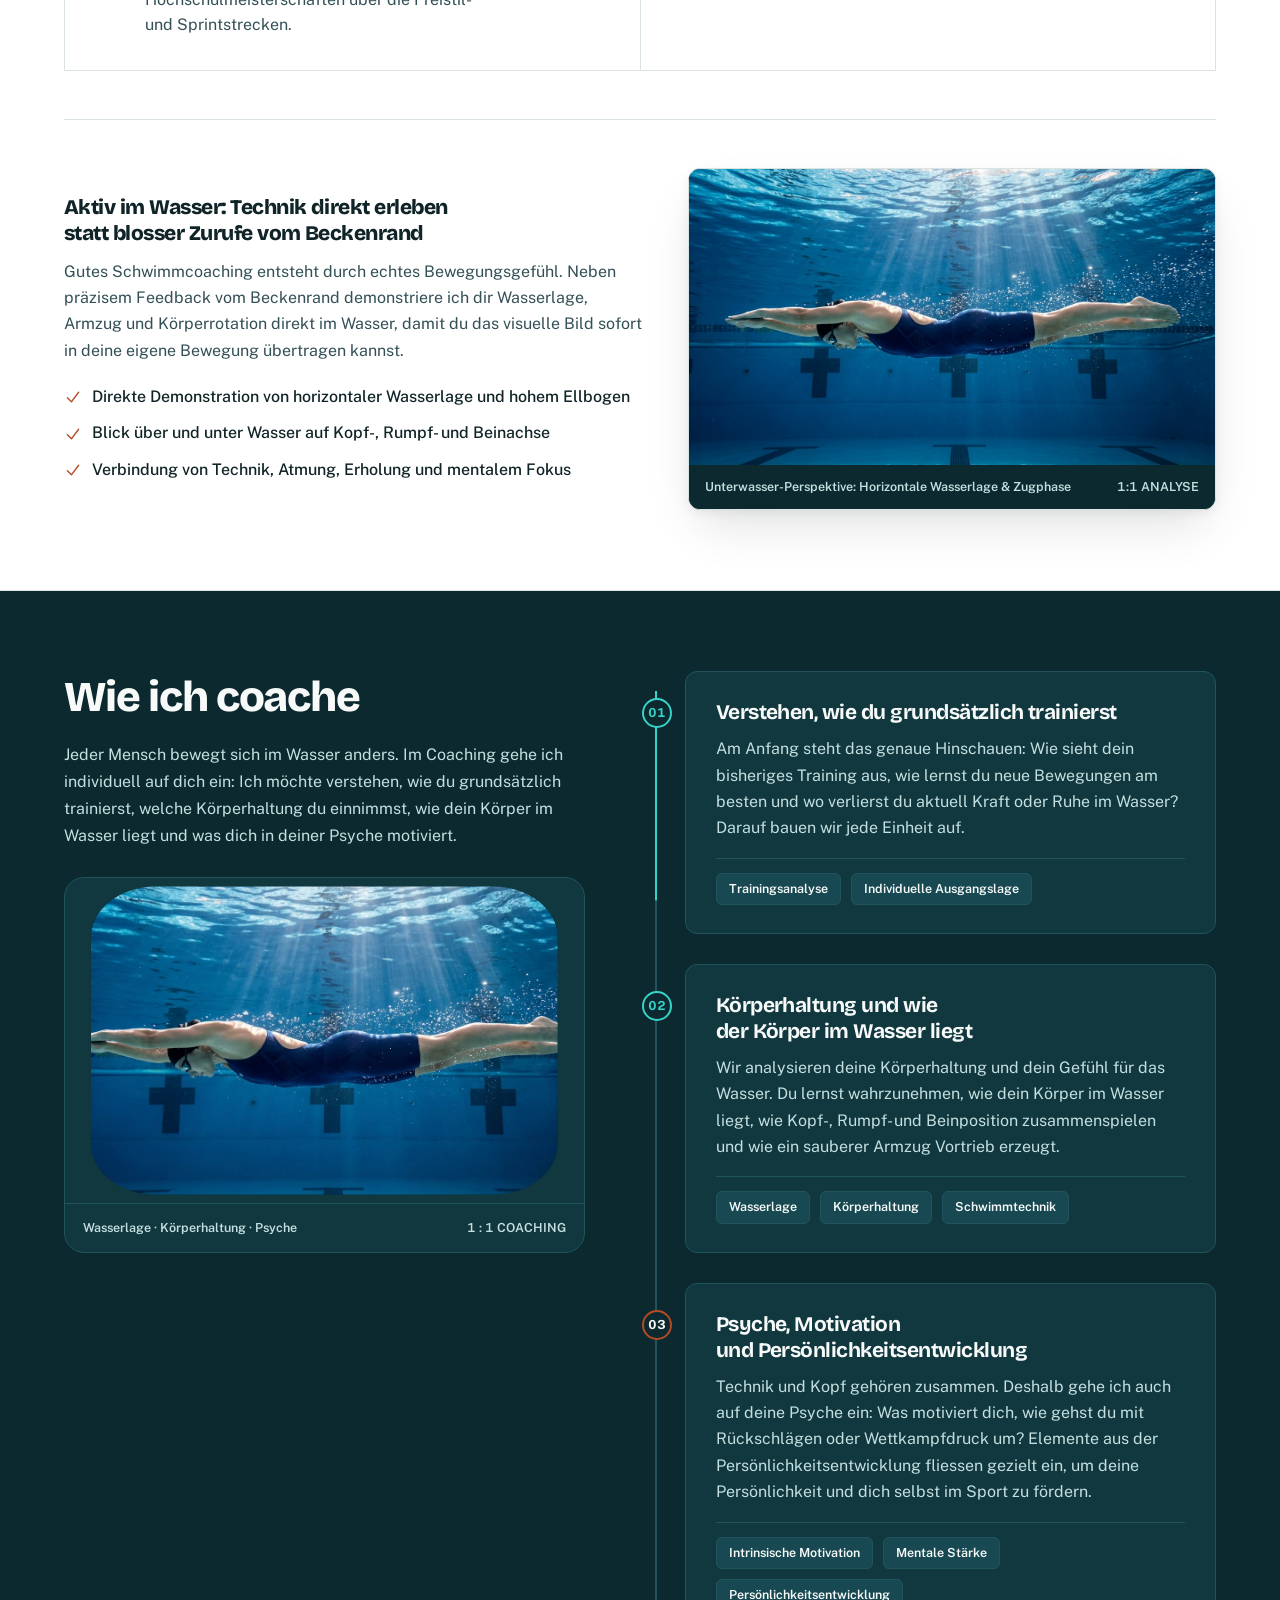
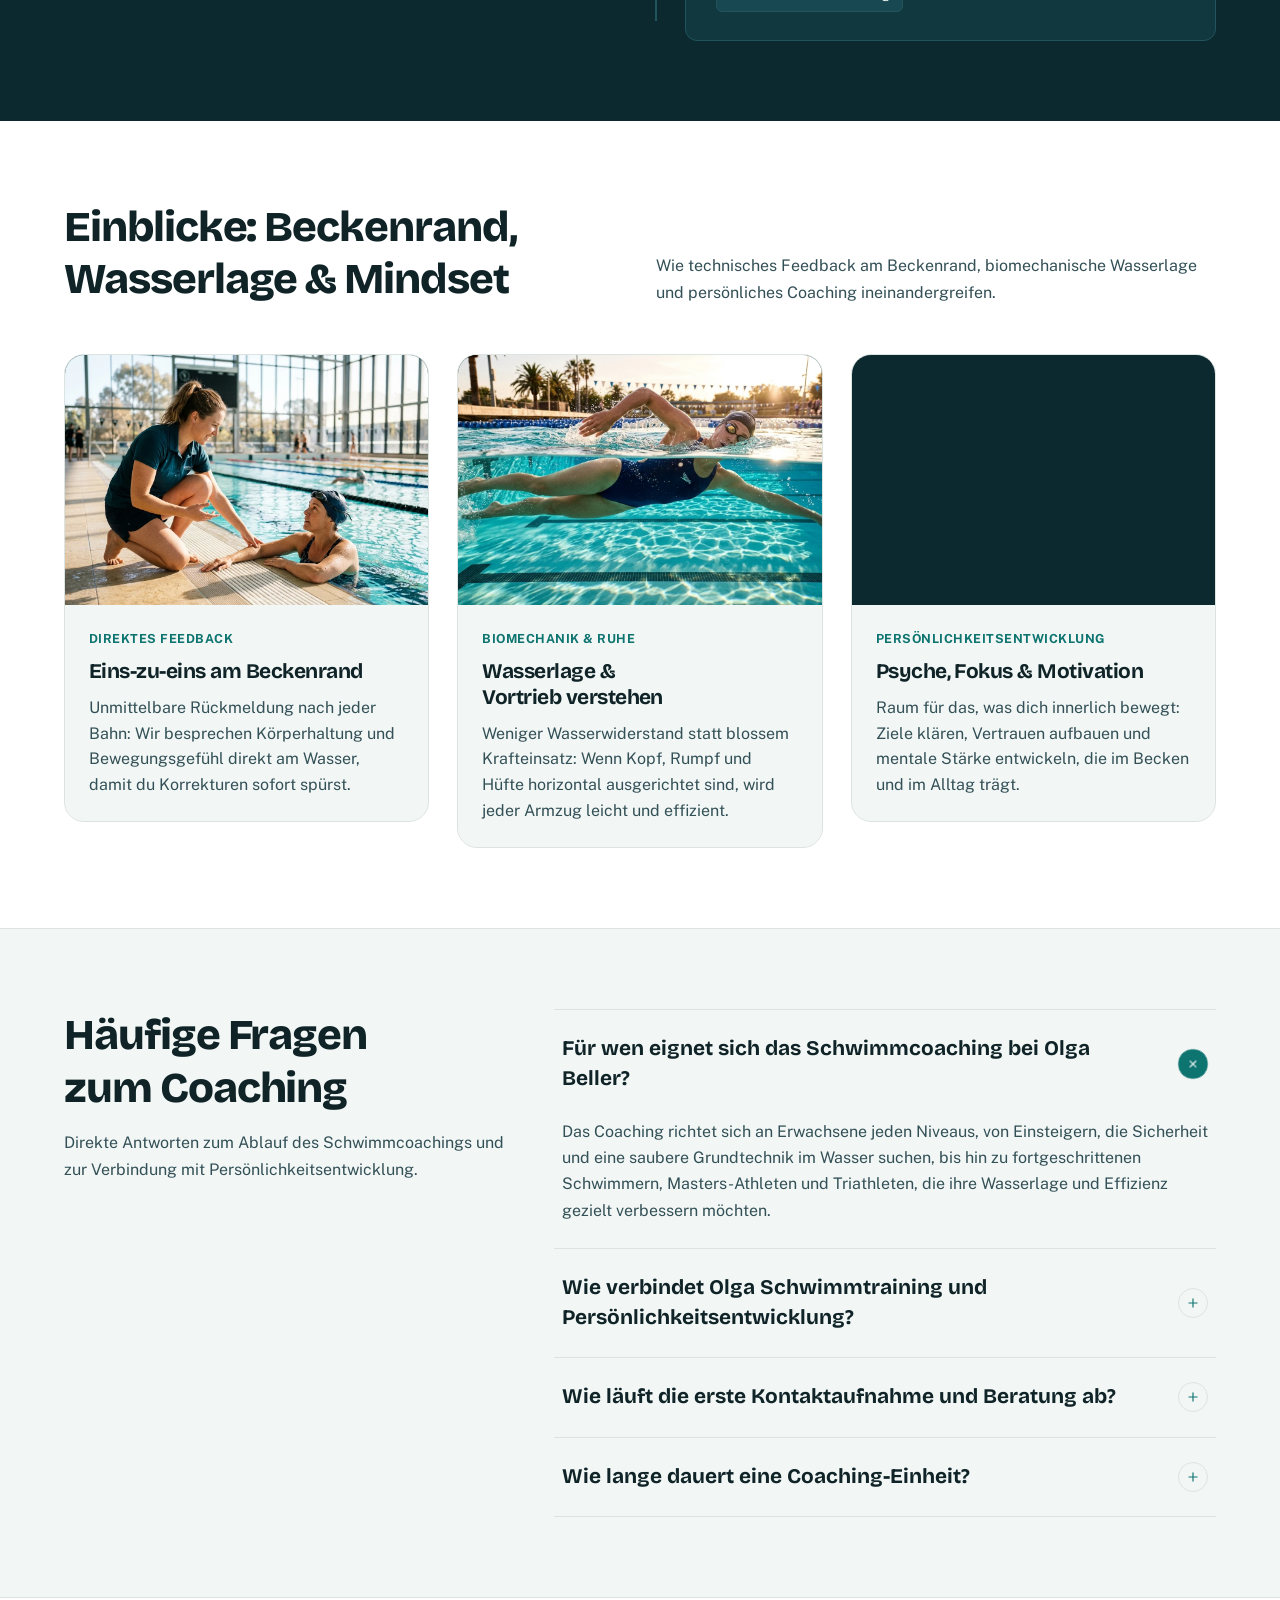
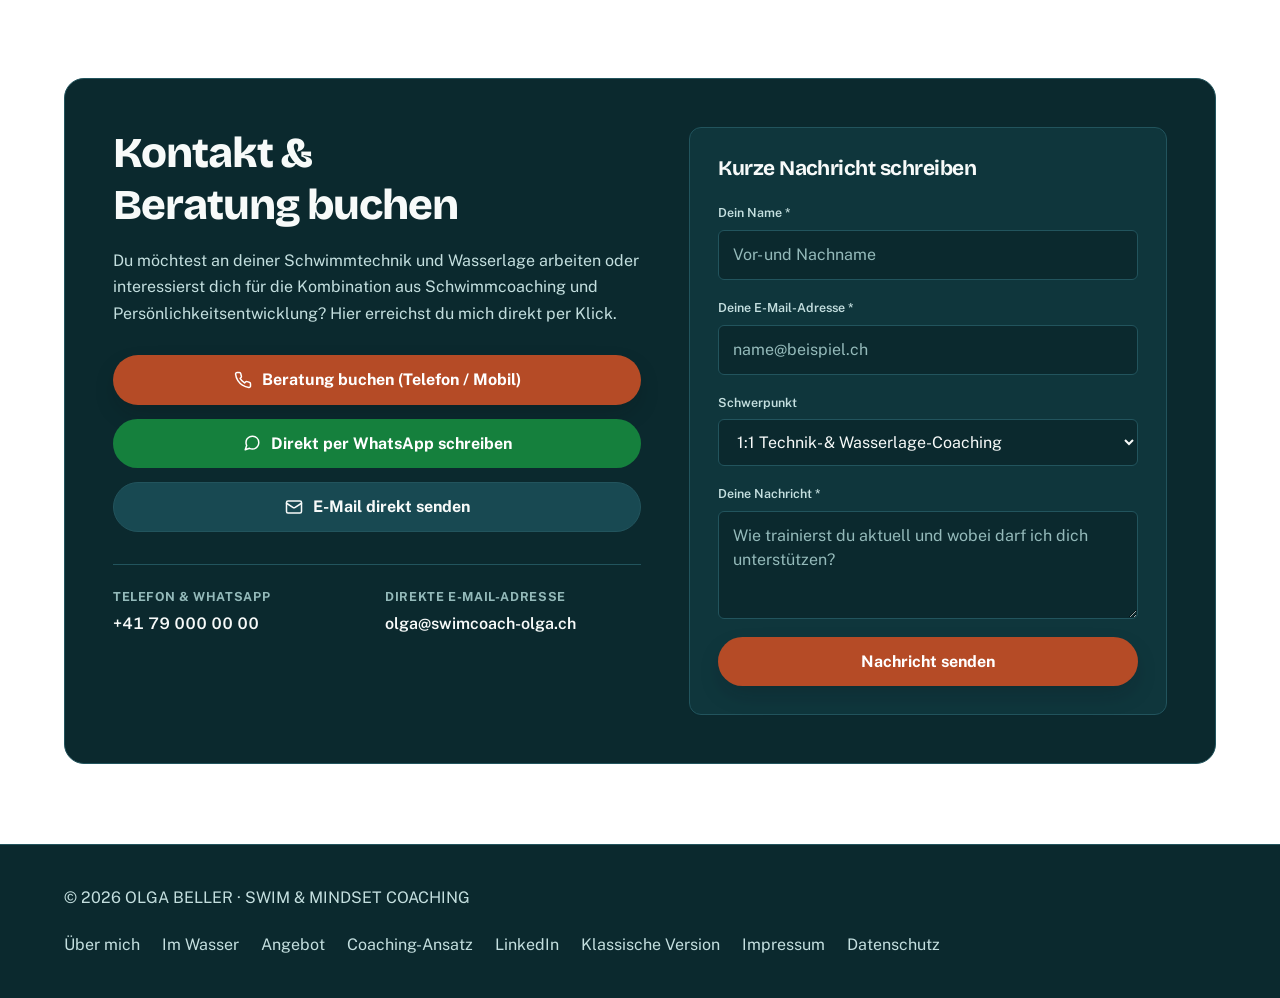
<file: v2.html>
<!DOCTYPE html>
<html lang="de">
<head>
  <meta charset="UTF-8">
  <meta name="viewport" content="width=device-width, initial-scale=1.0">
  <title>Schwimmcoaching &amp; Mindset im 1:1 Training | Olga Beller</title>
  <meta name="description" content="1:1 Schwimmcoaching und Persönlichkeitsentwicklung mit Olga Beller (OSP Heidelberg, Deutscher Kader). Technik, Wasserlage &amp; Fokus. Jetzt Beratung buchen.">
  <meta name="robots" content="index, follow">
  <meta name="referrer" content="strict-origin-when-cross-origin">
  <link rel="canonical" href="https://olga-swimcoach.ch/v2.html">
  <link rel="alternate" hreflang="de" href="https://olga-swimcoach.ch/v2.html">
  <link rel="alternate" hreflang="en" href="https://olga-swimcoach.ch/v2.html?lang=en">
  <link rel="alternate" hreflang="x-default" href="https://olga-swimcoach.ch/v2.html">

  <meta property="og:type" content="website">
  <meta property="og:title" content="Schwimmcoaching &amp; Mindset im 1:1 Training | Olga Beller">
  <meta property="og:description" content="Präzise Schwimmtechnik, ruhige Wasserlage und mentale Stärke. Eins-zu-eins-Coaching mit Olga Beller aus dem Olympiastützpunkt Heidelberg und dem deutschen Kader.">
  <meta property="og:url" content="https://olga-swimcoach.ch/v2.html">
  <meta property="og:image" content="https://olga-swimcoach.ch/assets/img/og-image.jpg">
  <meta name="twitter:card" content="summary_large_image">
  <meta name="theme-color" content="#0b292e">

  <link rel="icon" type="image/svg+xml" href="assets/img/favicon.svg">
  <link rel="preload" href="assets/fonts/bricolage-grotesque-latin.woff2" as="font" type="font/woff2" crossorigin>
  <link rel="preload" href="assets/fonts/public-sans-latin.woff2" as="font" type="font/woff2" crossorigin>
  <link rel="stylesheet" href="assets/css/v2.css">

  <!-- Schema.org JSON-LD: Person + Service + FAQPage (SEO / GEO / AEO Optimized) -->
  <script type="application/ld+json">
  {
    "@context": "https://schema.org",
    "@graph": [
      {
        "@type": "Person",
        "@id": "https://olga-swimcoach.ch/#olga",
        "name": "Olga Beller",
        "jobTitle": "Schwimmcoach & Coach für Persönlichkeitsentwicklung",
        "description": "Ehemalige Leistungsschwimmerin am Olympiastützpunkt Heidelberg (Teilzeitinternat) und im deutschen Kader (u. a. SV Nikar Heidelberg, Deutsche Hochschulmeisterschaften) mit Hochschulstudium sowie Spezialisierung auf 1:1 Schwimmcoaching und Persönlichkeitsentwicklung.",
        "url": "https://olga-swimcoach.ch/v2.html",
        "image": "https://olga-swimcoach.ch/assets/img/olga-portrait.jpg",
        "sameAs": [
          "https://www.linkedin.com/in/olga-beller-476a40143/"
        ],
        "knowsAbout": [
          "Schwimmcoaching",
          "Schwimmtechnik und Kraultechnik",
          "Wasserlage und Körperhaltung im Wasser",
          "Persönlichkeitsentwicklung im Sport",
          "Mentales Training und intrinsische Motivation"
        ]
      },
      {
        "@type": "Service",
        "@id": "https://olga-swimcoach.ch/v2.html#service",
        "name": "1:1 Schwimmcoaching & Coaching für Persönlichkeitsentwicklung",
        "provider": {
          "@id": "https://olga-swimcoach.ch/#olga"
        },
        "serviceType": [
          "1:1 Technik- & Wasserlage-Coaching",
          "Swim & Mindset: Schwimm- & Persönlichkeitscoaching",
          "Erwachsene, Einsteiger & Wassersicherheit",
          "Leistungsschwimmen, Masters & Triathlon"
        ],
        "description": "Individuelles Eins-zu-eins-Schwimmtraining mit Fokus auf Trainingsverständnis, Körperhaltung, Wasserlage sowie Psyche, Motivation und Persönlichkeitsentwicklung."
      },
      {
        "@type": "FAQPage",
        "@id": "https://olga-swimcoach.ch/v2.html#faqpage",
        "mainEntity": [
          {
            "@type": "Question",
            "name": "Für wen eignet sich das Schwimmcoaching bei Olga Beller?",
            "acceptedAnswer": {
              "@type": "Answer",
              "text": "Das Coaching richtet sich an Erwachsene jeden Niveaus, von Einsteigern, die Sicherheit und eine saubere Grundtechnik im Wasser suchen, bis hin zu fortgeschrittenen Schwimmern, Masters-Athleten und Triathleten, die ihre Wasserlage und Effizienz gezielt verbessern möchten."
            }
          },
          {
            "@type": "Question",
            "name": "Wie verbindet Olga Schwimmtraining und Persönlichkeitsentwicklung?",
            "acceptedAnswer": {
              "@type": "Answer",
              "text": "Primär arbeiten wir an deiner Schwimmtechnik, deiner Körperhaltung und deiner Lage im Wasser. Da körperliche Haltung, Atmung und mentale Einstellung im Wasser unmittelbar zusammenhängen, beziehen wir auf Wunsch deine Motivation, deinen Umgang mit Leistungsdruck und persönliche Entwicklungsziele in das Coaching ein."
            }
          },
          {
            "@type": "Question",
            "name": "Wie läuft die erste Kontaktaufnahme und Beratung ab?",
            "acceptedAnswer": {
              "@type": "Answer",
              "text": "Über den Button Beratung buchen erreichst du mich direkt telefonisch oder per WhatsApp, alternativ über den sichtbaren E-Mail-Button oder das Kontaktformular. In einem kurzen Vorgespräch klären wir deinen aktuellen Trainingsstand, deine Ziele und vereinbaren unsere erste gemeinsame Einheit."
            }
          },
          {
            "@type": "Question",
            "name": "Wie lange dauert eine Coaching-Einheit?",
            "acceptedAnswer": {
              "@type": "Answer",
              "text": "Eine reguläre 1:1 Schwimmeinheit dauert in der Regel 45 bis 60 Minuten. Für den ersten Termin oder für eine kombinierte Einheit aus Schwimmtechnik und Persönlichkeitsentwicklung empfehlen sich 60 bis 90 Minuten, um Technik und Ziele in Ruhe abzustimmen."
            }
          }
        ]
      }
    ]
  }
  </script>
</head>
<body>
  <div id="root"></div>
  <noscript>
    <main class="container" style="padding:48px 24px;color:#102428;">
      <h1>Schwimmcoaching &amp; Persönlichkeitsentwicklung im Einklang — Olga Beller</h1>
      <p>Individuelles 1:1 Schwimmcoaching, Wasserlage-Analyse und Coaching für Persönlichkeitsentwicklung mit Olga Beller (Olympiastützpunkt Heidelberg, Deutscher Kader, Hochschulstudium).</p>
      <p><a href="index.html">Klassische HTML-Version ohne JavaScript öffnen</a> · <a href="mailto:olga@swimcoach-olga.ch">olga@swimcoach-olga.ch</a></p>
    </main>
  </noscript>
  <script defer src="assets/js/v2.bundle.js"></script>
</body>
</html>
</file>
<file: assets/css/site.css>
/* ==========================================================================
   OLGA BELLER — Swim & Mindset Coaching
   Design System: Aegean Lagoon & Warm Alabaster Clarity
   ========================================================================== */

@font-face {
  font-family: "Bricolage Grotesque";
  src: url("../fonts/bricolage-grotesque-latin.woff2") format("woff2");
  font-weight: 200 800;
  font-style: normal;
  font-display: swap;
}

@font-face {
  font-family: "Public Sans";
  src: url("../fonts/public-sans-latin.woff2") format("woff2");
  font-weight: 100 900;
  font-style: normal;
  font-display: swap;
}

:root {
  /* Surface Palette — Aegean Lagoon & Mineral Sea-Glass (Distinct from theswimcoach.ch) */
  --color-abyss: #0b292e;
  --color-abyss-elevated: #11383f;
  --color-abyss-surface: #184952;
  --color-deck: #f2f7f6;
  --color-deck-tint: #e4efed;
  --color-paper: #ffffff;

  /* Typography Ink Tokens */
  --color-ink: #102428;
  --color-ink-secondary: #335056;
  --color-ink-muted: #4e6b71;
  --color-ink-on-dark: #f7faf9;
  --color-ink-on-dark-secondary: #c4dfdf;
  --color-ink-on-dark-muted: #94baba;

  /* Accent & Action Tokens — Lagoon Teal + Warm Terracotta Copper */
  --color-hydro: #0e7470;
  --color-hydro-bright: #38d3c8;
  --color-signal: #b54b26;
  --color-signal-hover: #993c1c;
  --color-whatsapp: #15803d;
  --color-whatsapp-hover: #166534;

  /* Structural 1px Hairline Rules */
  --rule-light: #dce4e2;
  --rule-dark: #22545d;

  /* Unified Typography — Same clean humanist family for prose, numbers & UI */
  --font-display: "Bricolage Grotesque", -apple-system, BlinkMacSystemFont, "Segoe UI", sans-serif;
  --font-body: "Public Sans", -apple-system, BlinkMacSystemFont, "Segoe UI", sans-serif;

  /* Shadows — Neutral elevation with real offset & soft blur */
  --shadow-dossier: 0 22px 48px -12px rgba(10, 16, 17, 0.14), 0 4px 12px -2px rgba(10, 16, 17, 0.07);
  --shadow-portrait: 0 24px 52px -10px rgba(10, 16, 17, 0.22);
  --shadow-cta: 0 10px 24px -6px rgba(10, 16, 17, 0.26);
  --shadow-cta-dark: 0 10px 24px -6px rgba(10, 16, 17, 0.34);

  /* Radii */
  --radius-sm: 6px;
  --radius-md: 12px;
  --radius-lg: 20px;
  --radius-pill: 9999px;

  /* Motion */
  --ease-out-expo: cubic-bezier(0.16, 1, 0.3, 1);

  /* Tweakable Layout Variables */
  --tweak-hero-min-h: 540px;
  --tweak-dossier-overlap: -56px;
  --tweak-section-pad-y: 72px;
  --tweak-container-max: 1200px;
}

/* ==========================================================================
   Browser Surfaces & Global Resets (Craft Floor)
   ========================================================================== */

*,
*::before,
*::after {
  box-sizing: border-box;
}

html {
  scroll-behavior: smooth;
  background-color: var(--color-abyss);
  color: var(--color-ink);
  font-family: var(--font-body);
  font-size: 16px;
  line-height: 1.65;
  -webkit-font-smoothing: antialiased;
  -moz-osx-font-smoothing: grayscale;
  scrollbar-color: var(--color-hydro) var(--color-abyss);
  scrollbar-width: thin;
  caret-color: var(--color-signal);
  overflow-x: hidden;
  max-width: 100%;
}

::-webkit-scrollbar {
  width: 10px;
}

::-webkit-scrollbar-track {
  background: var(--color-abyss);
}

::-webkit-scrollbar-thumb {
  background: var(--rule-dark);
  border-radius: var(--radius-sm);
  border: 2px solid var(--color-abyss);
}

::-webkit-scrollbar-thumb:hover {
  background: var(--color-hydro-bright);
}

::selection {
  background-color: var(--color-hydro);
  color: var(--color-paper);
}

:focus-visible {
  outline: 2px solid var(--color-hydro-bright);
  outline-offset: 3px;
}

body {
  margin: 0;
  background-color: var(--color-deck);
  color: var(--color-ink);
  font-family: var(--font-body);
  overflow-x: hidden;
  max-width: 100%;
  line-height: 1.65;
}

button,
input,
select,
textarea,
summary {
  font-family: var(--font-body);
  line-height: 1.5;
}

img,
video {
  display: block;
  max-width: 100%;
  height: auto;
}

figure {
  margin: 0;
}

a {
  color: inherit;
  text-decoration-thickness: 1px;
  text-underline-offset: 0.22em;
  transition: color 0.2s var(--ease-out-expo), background-color 0.2s var(--ease-out-expo), border-color 0.2s var(--ease-out-expo), transform 0.25s var(--ease-out-expo);
}

h1,
h2,
h3 {
  font-family: var(--font-display);
  margin: 0;
  text-wrap: balance;
  letter-spacing: -0.025em;
  line-height: 1.32;
  overflow-wrap: break-word;
  hyphens: auto;
}

p {
  margin: 0;
  max-width: 68ch;
  text-wrap: pretty;
  overflow-wrap: break-word;
}

.video-banner-grid > *,
.coach-grid > *,
.achievements-grid > *,
.services-grid > *,
.consultation-banner-grid > *,
.section-header-split > *,
.experience-ledger > *,
.experience-item > *,
.inwater-grid > *,
.how-layout > *,
.insights-grid > *,
.faq-layout > *,
.contact-box > *,
.direct-credentials > * {
  min-width: 0;
}

/* Tabular numbers using the MAIN font (no monospace typewriter look!) */
.tabular {
  font-family: var(--font-body);
  font-variant-numeric: tabular-nums;
}

.sr-only {
  position: absolute;
  width: 1px;
  height: 1px;
  padding: 0;
  margin: -1px;
  overflow: hidden;
  clip: rect(0, 0, 0, 0);
  white-space: nowrap;
  border: 0;
}

.skip-link {
  position: absolute;
  top: -100px;
  left: 16px;
  z-index: 999;
  background: var(--color-signal);
  color: var(--color-paper);
  padding: 10px 18px;
  border-radius: var(--radius-sm);
  font-weight: 600;
  text-decoration: none;
}

.skip-link:focus {
  top: 16px;
}

.container {
  width: 100%;
  max-width: var(--tweak-container-max);
  margin-left: auto;
  margin-right: auto;
  padding-left: 24px;
  padding-right: 24px;
}

@media (max-width: 640px) {
  .container {
    padding-left: 16px;
    padding-right: 16px;
  }
}

/* Subtle Scroll Reveal & Micro-Animations */
@keyframes pulse-water {
  0%, 100% {
    transform: scale(1);
    opacity: 0.85;
  }
  50% {
    transform: scale(1.04);
    opacity: 1;
  }
}

@keyframes float-slow {
  0%, 100% {
    transform: translateY(0);
  }
  50% {
    transform: translateY(-4px);
  }
}

.reveal-card {
  transition: transform 0.35s var(--ease-out-expo), box-shadow 0.35s var(--ease-out-expo), border-color 0.25s ease;
}

.reveal-card:hover {
  transform: translateY(-4px);
  box-shadow: var(--shadow-dossier);
}

/* ==========================================================================
   Sticky Navigation Header
   ========================================================================== */

.site-header {
  position: sticky;
  top: 0;
  z-index: 100;
  background-color: rgba(11, 41, 46, 0.95);
  backdrop-filter: blur(12px);
  border-bottom: 1px solid var(--rule-dark);
}

.nav-bar {
  display: flex;
  align-items: center;
  justify-content: space-between;
  min-height: 74px;
  gap: 16px;
}

.brand-link {
  display: inline-flex;
  align-items: center;
  gap: 12px;
  text-decoration: none;
  color: var(--color-ink-on-dark);
  flex-shrink: 0;
}

.brand-mark {
  display: inline-flex;
  align-items: center;
  justify-content: center;
  width: 38px;
  height: 38px;
  border-radius: var(--radius-sm);
  background-color: var(--color-abyss-surface);
  border: 1px solid var(--rule-dark);
  color: var(--color-hydro-bright);
  flex-shrink: 0;
}

.brand-text {
  display: flex;
  flex-direction: column;
  gap: 2px;
  line-height: 1.3;
  white-space: nowrap;
}

.brand-name {
  font-family: var(--font-display);
  font-weight: 700;
  font-size: 1.3rem;
  letter-spacing: 0.02em;
  line-height: 1.3;
  color: var(--color-ink-on-dark);
}

.brand-role {
  font-family: var(--font-body);
  font-size: 0.78rem;
  font-weight: 600;
  letter-spacing: 0.04em;
  text-transform: uppercase;
  color: var(--color-ink-on-dark-secondary);
  line-height: 1.35;
}

.nav-links {
  display: flex;
  align-items: center;
  gap: 16px;
  list-style: none;
  margin: 0;
  padding: 0;
}

.nav-links a {
  text-decoration: none;
  font-size: 1rem;
  font-weight: 500;
  color: var(--color-ink-on-dark-secondary);
  padding: 6px 0;
  white-space: nowrap;
}

.nav-links a:hover,
.nav-links a:focus-visible {
  color: var(--color-paper);
}

.nav-actions {
  display: flex;
  align-items: center;
  gap: 12px;
  flex-shrink: 0;
}

.lang-switch {
  display: inline-flex;
  align-items: center;
  border: 1px solid var(--rule-dark);
  border-radius: var(--radius-pill);
  padding: 3px;
  background-color: var(--color-abyss-elevated);
  flex-shrink: 0;
}

.lang-btn {
  appearance: none;
  border: 0;
  background: transparent;
  color: var(--color-ink-on-dark-secondary);
  font-family: var(--font-body);
  font-size: 0.78rem;
  font-weight: 700;
  letter-spacing: 0.04em;
  padding: 5px 11px;
  border-radius: var(--radius-pill);
  cursor: pointer;
  transition: background-color 0.2s ease, color 0.2s ease;
}

.lang-btn[aria-pressed="true"] {
  background-color: var(--color-hydro);
  color: var(--color-paper);
}

.lang-btn:hover:not([aria-pressed="true"]) {
  color: var(--color-paper);
}

.nav-cta {
  display: inline-flex;
  align-items: center;
  justify-content: center;
  gap: 8px;
  background-color: var(--color-signal);
  color: var(--color-paper);
  font-weight: 700;
  font-size: 1rem;
  padding: 10px 18px;
  border-radius: var(--radius-pill);
  text-decoration: none;
  box-shadow: var(--shadow-cta);
  white-space: nowrap;
  flex-shrink: 0;
}

.nav-cta:hover {
  background-color: var(--color-signal-hover);
  transform: translateY(-1px);
}

.mobile-menu-btn {
  display: none;
  appearance: none;
  border: 1px solid var(--rule-dark);
  background: var(--color-abyss-elevated);
  color: var(--color-ink-on-dark);
  border-radius: var(--radius-sm);
  padding: 8px 10px;
  cursor: pointer;
}

@media (max-width: 1040px) {
  .nav-bar {
    gap: 10px;
  }
  .nav-bar > nav {
    position: absolute;
  }
  .nav-links {
    display: none;
  }
  .nav-links.is-open {
    display: flex;
    flex-direction: column;
    align-items: flex-start;
    position: fixed;
    top: 74px;
    left: 0;
    right: 0;
    background-color: var(--color-abyss);
    border-bottom: 1px solid var(--rule-dark);
    padding: 20px 24px;
    gap: 16px;
  }
  .mobile-menu-btn {
    display: inline-flex;
    align-items: center;
    justify-content: center;
  }
  .nav-cta-desktop {
    display: none;
  }
}

/* ==========================================================================
   1. Top Video Banner (Real Running Swimming Video + Quick Topic Pills)
   ========================================================================== */

.video-banner {
  position: relative;
  min-height: var(--tweak-hero-min-h);
  background-color: var(--color-abyss);
  color: var(--color-ink-on-dark);
  overflow: hidden;
  display: flex;
  align-items: flex-end;
  padding-top: 56px;
  padding-bottom: 108px;
  margin-bottom: -2px;
}

.video-banner-media {
  position: absolute;
  inset: 0;
  z-index: 1;
}

.video-banner-media video {
  width: 100%;
  height: 100%;
  object-fit: cover;
  object-position: center 45%;
  opacity: 0.68;
}

.video-banner-scrim {
  position: absolute;
  inset: 0;
  z-index: 2;
  background: linear-gradient(
    180deg,
    rgba(11, 41, 46, 0.54) 0%,
    rgba(11, 41, 46, 0.42) 45%,
    rgba(11, 41, 46, 0.92) 100%
  );
}

.video-banner-lanes {
  position: absolute;
  inset: 0;
  z-index: 3;
  background-image: linear-gradient(to right, rgba(196, 223, 223, 0.07) 1px, transparent 1px);
  background-size: 25% 100%;
  pointer-events: none;
}

.video-banner-content {
  position: relative;
  z-index: 4;
  width: 100%;
}

.video-banner-grid {
  display: grid;
  grid-template-columns: 1fr auto;
  align-items: end;
  gap: 32px;
}

.video-banner-title {
  font-size: 3.85rem;
  font-weight: 800;
  color: var(--color-ink-on-dark);
  max-width: 24ch;
  margin-bottom: 18px;
}

.video-banner-sub {
  font-size: 1.3rem;
  color: var(--color-ink-on-dark-secondary);
  max-width: 58ch;
  line-height: 1.58;
}

/* Quick-Jump Topic Pills (Modeled after theswimcoach.ch Hero Links) */
.hero-topic-pills {
  margin-top: 26px;
  display: flex;
  flex-wrap: wrap;
  gap: 10px;
  list-style: none;
  padding: 0;
}

.hero-topic-pill {
  display: inline-flex;
  align-items: center;
  gap: 8px;
  background-color: rgba(17, 56, 63, 0.88);
  color: var(--color-ink-on-dark);
  border: 1px solid var(--rule-dark);
  border-radius: var(--radius-pill);
  padding: 9px 18px;
  font-size: 1rem;
  font-weight: 600;
  text-decoration: none;
  backdrop-filter: blur(8px);
}

.hero-topic-pill:hover {
  background-color: var(--color-hydro);
  border-color: var(--color-hydro-bright);
  color: var(--color-paper);
  transform: translateY(-2px);
}

.video-control-cluster {
  display: flex;
  flex-direction: column;
  align-items: flex-end;
  gap: 10px;
}

.video-toggle-btn {
  display: inline-flex;
  align-items: center;
  gap: 10px;
  background-color: rgba(17, 56, 63, 0.88);
  color: var(--color-ink-on-dark);
  border: 1px solid var(--rule-dark);
  border-radius: var(--radius-pill);
  padding: 9px 16px;
  font-family: var(--font-body);
  font-size: 0.78rem;
  font-weight: 600;
  letter-spacing: 0.03em;
  cursor: pointer;
  transition: border-color 0.2s ease, background-color 0.2s ease;
}

.video-toggle-btn:hover {
  border-color: var(--color-hydro-bright);
  background-color: var(--color-abyss-surface);
}

.video-caption {
  font-family: var(--font-body);
  font-size: 0.78rem;
  color: var(--color-ink-on-dark-secondary);
}

@media (max-width: 768px) {
  .video-banner {
    min-height: 460px;
    padding-bottom: 84px;
  }
  .video-banner-title {
    font-size: 2.65rem;
  }
  .video-banner-sub {
    font-size: 1rem;
  }
  .video-banner-grid {
    grid-template-columns: 1fr;
    align-items: start;
  }
  .video-control-cluster {
    align-items: flex-start;
  }
}

/* ==========================================================================
   2. Meet Your Coach: Olga Beller (#about)
   ========================================================================== */

.coach-section {
  position: relative;
  z-index: 10;
  padding-bottom: var(--tweak-section-pad-y);
  background-color: var(--color-deck);
}

.coach-dossier {
  margin-top: var(--tweak-dossier-overlap);
  background-color: var(--color-paper);
  border: 1px solid var(--rule-light);
  border-radius: var(--radius-lg);
  box-shadow: var(--shadow-dossier);
  padding: 48px;
}

.coach-grid {
  display: grid;
  grid-template-columns: 1.25fr 0.85fr;
  gap: 48px;
  align-items: center;
  padding: 8px;
}

.coach-heading {
  font-size: 2.65rem;
  font-weight: 800;
  color: var(--color-ink);
  margin-bottom: 14px;
}

.coach-lead {
  font-size: 1.3rem;
  font-weight: 600;
  color: var(--color-hydro);
  line-height: 1.45;
  margin-bottom: 22px;
  max-width: 56ch;
}

.coach-prose {
  display: flex;
  flex-direction: column;
  gap: 16px;
  color: var(--color-ink-secondary);
  font-size: 1rem;
  padding: 4px 0;
}

/* Prominent Action Buttons (Beratung buchen + WhatsApp + E-Mail + LinkedIn) */
.cta-cluster {
  margin-top: 28px;
  padding-top: 26px;
  border-top: 1px solid var(--rule-light);
  display: flex;
  flex-wrap: wrap;
  align-items: center;
  gap: 12px;
}

.btn {
  display: inline-flex;
  align-items: center;
  justify-content: center;
  gap: 10px;
  font-family: var(--font-body);
  font-weight: 700;
  font-size: 1rem;
  line-height: 1.35;
  padding: 14px 24px;
  border-radius: var(--radius-pill);
  text-decoration: none;
  cursor: pointer;
  border: 1px solid transparent;
  transition: transform 0.25s var(--ease-out-expo), background-color 0.2s ease, box-shadow 0.25s ease, border-color 0.2s ease;
}

.btn svg {
  width: 18px;
  height: 18px;
  flex-shrink: 0;
}

.btn-consultation {
  background-color: var(--color-signal);
  color: var(--color-paper);
  box-shadow: var(--shadow-cta);
}

.btn-consultation:hover {
  background-color: var(--color-signal-hover);
  transform: translateY(-2px);
}

.btn-whatsapp {
  background-color: var(--color-hydro);
  color: var(--color-paper);
  box-shadow: var(--shadow-cta-dark);
}

.btn-whatsapp:hover {
  background-color: var(--color-abyss);
  transform: translateY(-2px);
}

.btn-email {
  background-color: var(--color-deck-tint);
  color: var(--color-ink);
  border-color: var(--rule-light);
}

.btn-email:hover {
  background-color: var(--color-ink);
  color: var(--color-paper);
  border-color: var(--color-ink);
  transform: translateY(-2px);
}

.contact-meta-strip {
  margin-top: 18px;
  display: flex;
  flex-wrap: wrap;
  gap: 22px;
  font-family: var(--font-body);
  font-size: 1rem;
  color: var(--color-ink-secondary);
}

.contact-meta-item {
  display: inline-flex;
  align-items: center;
  gap: 8px;
}

.contact-meta-item a {
  font-weight: 600;
  color: var(--color-ink);
  text-decoration: none;
}

.contact-meta-item a:hover {
  color: var(--color-signal);
}

/* Portrait Column */
.coach-portrait-wrap {
  position: relative;
}

.coach-portrait-frame {
  position: relative;
}

.coach-portrait-frame img {
  width: 100%;
  aspect-ratio: 3 / 4;
  object-fit: cover;
  border-radius: var(--radius-md);
}

.portrait-spec-plate {
  margin-top: 12px;
  padding-top: 12px;
  border-top: 1px solid var(--rule-light);
  color: var(--color-ink);
  display: flex;
  align-items: center;
  justify-content: space-between;
  gap: 12px;
  flex-wrap: wrap;
}

.portrait-spec-name {
  font-family: var(--font-display);
  font-weight: 700;
  font-size: 1rem;
  color: var(--color-ink);
}

.portrait-spec-tag {
  font-family: var(--font-body);
  font-size: 0.78rem;
  font-weight: 600;
  color: var(--color-hydro);
}

@media (max-width: 920px) {
  .coach-grid {
    grid-template-columns: 1fr;
  }
  .coach-portrait-wrap {
    max-width: 440px;
    margin: 0 auto;
  }
}

/* ==========================================================================
   3. Key Achievements Bar (4-Column Lagoon Strip)
   ========================================================================== */

.achievements-strip {
  background-color: var(--color-abyss);
  color: var(--color-ink-on-dark);
  border-top: 1px solid var(--rule-dark);
  border-bottom: 1px solid var(--rule-dark);
  padding: 52px 0;
  margin-bottom: -2px;
}

.achievements-grid {
  display: grid;
  grid-template-columns: repeat(4, 1fr);
  border-top: 1px solid var(--rule-dark);
  border-left: 1px solid var(--rule-dark);
}

.achievement-cell {
  padding: 28px 24px;
  border-right: 1px solid var(--rule-dark);
  border-bottom: 1px solid var(--rule-dark);
  display: flex;
  flex-direction: column;
  justify-content: space-between;
  gap: 10px;
}

.achievement-title {
  font-family: var(--font-display);
  font-size: 1.3rem;
  font-weight: 800;
  color: var(--color-ink-on-dark);
  line-height: 1.35;
}

.achievement-title span {
  color: var(--color-hydro-bright);
}

.achievement-desc {
  font-size: 1rem;
  color: var(--color-ink-on-dark-secondary);
  line-height: 1.55;
}

@media (max-width: 960px) {
  .achievements-grid {
    grid-template-columns: repeat(2, 1fr);
  }
}

@media (max-width: 560px) {
  .achievements-grid {
    grid-template-columns: 1fr;
  }
}

/* ==========================================================================
   4. Coaching Offerings & Products (#services — Modeled after theswimcoach.ch)
   ========================================================================== */

.services-section {
  background-color: var(--color-deck);
  padding: var(--tweak-section-pad-y) 0;
  border-bottom: 1px solid var(--rule-light);
}

.services-grid {
  display: grid;
  grid-template-columns: repeat(2, 1fr);
  gap: 28px;
  margin-bottom: 36px;
}

.service-card {
  background-color: var(--color-paper);
  border: 1px solid var(--rule-light);
  border-radius: var(--radius-lg);
  padding: 36px 32px;
  display: flex;
  flex-direction: column;
  justify-content: space-between;
  gap: 20px;
}

.service-card-featured {
  border-color: var(--color-hydro);
  background: linear-gradient(180deg, #ffffff 0%, #f4f9f8 100%);
}

.service-header {
  display: flex;
  align-items: flex-start;
  justify-content: space-between;
  gap: 16px;
}

.service-icon {
  width: 44px;
  height: 44px;
  border-radius: var(--radius-md);
  background-color: var(--color-deck-tint);
  color: var(--color-hydro);
  display: inline-flex;
  align-items: center;
  justify-content: center;
  flex-shrink: 0;
}

.service-badge {
  font-family: var(--font-body);
  font-size: 0.78rem;
  font-weight: 700;
  color: var(--color-hydro);
  background-color: var(--color-deck-tint);
  border: 1px solid var(--rule-light);
  padding: 5px 12px;
  border-radius: var(--radius-pill);
}

.service-card-featured .service-badge {
  background-color: var(--color-signal);
  color: var(--color-paper);
  border-color: var(--color-signal);
}

.service-title {
  font-family: var(--font-display);
  font-size: 1.3rem;
  font-weight: 800;
  color: var(--color-ink);
  margin-bottom: 10px;
}

.service-body {
  font-size: 1rem;
  color: var(--color-ink-secondary);
  line-height: 1.62;
  margin-bottom: 16px;
}

.service-points {
  list-style: none;
  margin: 0;
  padding: 16px 0 0 0;
  border-top: 1px solid var(--rule-light);
  display: flex;
  flex-direction: column;
  gap: 10px;
}

.service-points li {
  display: flex;
  align-items: center;
  gap: 10px;
  font-size: 1rem;
  color: var(--color-ink);
  font-weight: 500;
}

.service-points svg {
  width: 17px;
  height: 17px;
  color: var(--color-hydro);
  flex-shrink: 0;
}

.service-cta-link {
  display: inline-flex;
  align-items: center;
  gap: 8px;
  font-weight: 700;
  font-size: 1rem;
  color: var(--color-signal);
  text-decoration: none;
  margin-top: 6px;
}

.service-cta-link:hover {
  color: var(--color-signal-hover);
  transform: translateX(4px);
}

/* 90-Minute Consultation Callout Box (Inspired by theswimcoach.ch/private_lessons) */
.consultation-banner {
  background-color: var(--color-abyss);
  color: var(--color-ink-on-dark);
  border: 1px solid var(--rule-dark);
  border-radius: var(--radius-lg);
  padding: 36px 40px;
}

.consultation-banner-grid {
  display: grid;
  grid-template-columns: 1.35fr auto;
  gap: 32px;
  align-items: center;
}

.consultation-banner-title {
  font-family: var(--font-display);
  font-size: 1.3rem;
  font-weight: 800;
  color: var(--color-ink-on-dark);
  margin-bottom: 8px;
}

.consultation-banner-copy {
  font-size: 1rem;
  color: var(--color-ink-on-dark-secondary);
  line-height: 1.6;
}

@media (max-width: 860px) {
  .services-grid {
    grid-template-columns: 1fr;
  }
  .consultation-banner-grid {
    grid-template-columns: 1fr;
  }
  .consultation-banner {
    padding: 28px 22px;
  }
}

/* ==========================================================================
   5. My Experience & Active In-Water Demonstration (#experience)
   ========================================================================== */

.experience-section {
  background-color: var(--color-paper);
  padding: var(--tweak-section-pad-y) 0;
  border-bottom: 1px solid var(--rule-light);
}

.section-header-split {
  display: grid;
  grid-template-columns: 1fr 1fr;
  gap: 32px;
  align-items: end;
  margin-bottom: 48px;
}

.section-heading {
  font-size: 2.65rem;
  font-weight: 800;
  color: var(--color-ink);
}

.section-intro {
  font-size: 1rem;
  color: var(--color-ink-secondary);
}

.experience-ledger {
  list-style: none;
  margin: 0 0 48px 0;
  padding: 0;
  display: grid;
  grid-template-columns: repeat(2, 1fr);
  border-top: 1px solid var(--rule-light);
  border-left: 1px solid var(--rule-light);
}

.experience-item {
  padding: 32px 28px;
  border-right: 1px solid var(--rule-light);
  border-bottom: 1px solid var(--rule-light);
  background-color: var(--color-paper);
  display: grid;
  grid-template-columns: 36px 1fr;
  gap: 16px;
  align-items: start;
  transition: background-color 0.2s ease;
}

.experience-item:hover {
  background-color: var(--color-deck);
}

.experience-check {
  display: inline-flex;
  align-items: center;
  justify-content: center;
  width: 28px;
  height: 28px;
  border-radius: var(--radius-pill);
  background-color: var(--color-deck-tint);
  color: var(--color-hydro);
  margin-top: 2px;
}

.experience-check svg {
  width: 16px;
  height: 16px;
}

.experience-item-title {
  font-family: var(--font-display);
  font-size: 1.3rem;
  font-weight: 700;
  color: var(--color-ink);
  margin-bottom: 8px;
}

.experience-item-body {
  font-size: 1rem;
  color: var(--color-ink-secondary);
  line-height: 1.6;
}

/* "Still in the water / Vorbild im Wasser" Feature Block with Real Underwater Video */
.inwater-showcase {
  border-top: 1px solid var(--rule-light);
  padding-top: 48px;
}

.inwater-grid {
  display: grid;
  grid-template-columns: 1.05fr 0.95fr;
  gap: 40px;
  align-items: center;
}

.inwater-title {
  font-family: var(--font-display);
  font-size: 1.3rem;
  font-weight: 800;
  color: var(--color-ink);
  margin-bottom: 12px;
}

.inwater-copy {
  font-size: 1rem;
  color: var(--color-ink-secondary);
  line-height: 1.65;
  margin-bottom: 20px;
}

.inwater-list {
  list-style: none;
  margin: 0;
  padding: 0;
  display: flex;
  flex-direction: column;
  gap: 10px;
}

.inwater-list li {
  display: flex;
  align-items: center;
  gap: 10px;
  font-size: 1rem;
  color: var(--color-ink);
  font-weight: 500;
}

.inwater-list svg {
  width: 18px;
  height: 18px;
  color: var(--color-signal);
  flex-shrink: 0;
}

.inwater-video-frame {
  border-radius: var(--radius-md);
  overflow: hidden;
  border: 1px solid var(--rule-light);
  background-color: var(--color-abyss);
  box-shadow: var(--shadow-dossier);
}

.inwater-video-frame video {
  width: 100%;
  aspect-ratio: 16 / 9;
  object-fit: cover;
}

.inwater-video-caption {
  padding: 12px 16px;
  background-color: var(--color-abyss);
  color: var(--color-ink-on-dark-secondary);
  font-size: 0.78rem;
  font-weight: 600;
  display: flex;
  justify-content: space-between;
  gap: 12px;
}

@media (max-width: 860px) {
  .section-header-split {
    grid-template-columns: 1fr;
    gap: 16px;
  }
  .experience-ledger {
    grid-template-columns: 1fr;
  }
  .inwater-grid {
    grid-template-columns: 1fr;
  }
  .inwater-showcase {
    padding: 24px 20px;
  }
}

/* ==========================================================================
   6. How I Coach (Submerged Streamline & Connected 3-Stage Path)
   ========================================================================== */

.how-section {
  background-color: var(--color-abyss);
  color: var(--color-ink-on-dark);
  padding: var(--tweak-section-pad-y) 0;
  position: relative;
  overflow: hidden;
  margin-bottom: -2px;
}

.how-layout {
  display: grid;
  grid-template-columns: 0.95fr 1.05fr;
  gap: 56px;
  align-items: start;
}

.how-visual-column {
  position: sticky;
  top: 108px;
}

.how-heading {
  font-size: 2.65rem;
  font-weight: 800;
  color: var(--color-ink-on-dark);
  margin-bottom: 20px;
}

.how-lead {
  font-size: 1rem;
  color: var(--color-ink-on-dark-secondary);
  margin-bottom: 28px;
  line-height: 1.68;
}

.how-plate-frame {
  border-radius: var(--radius-lg);
  overflow: hidden;
  border: 1px solid var(--rule-dark);
  background-color: var(--color-abyss-elevated);
}

.how-plate-frame img {
  width: 100%;
  aspect-ratio: 16 / 10;
  object-fit: cover;
}

.how-plate-caption {
  padding: 14px 18px;
  border-top: 1px solid var(--rule-dark);
  font-family: var(--font-body);
  font-size: 0.78rem;
  font-weight: 600;
  color: var(--color-ink-on-dark-secondary);
  display: flex;
  justify-content: space-between;
  gap: 12px;
}

.coaching-path {
  position: relative;
  padding-left: 36px;
  display: flex;
  flex-direction: column;
  gap: 32px;
}

.coaching-path::before {
  content: "";
  position: absolute;
  top: 12px;
  bottom: 12px;
  left: 11px;
  width: 2px;
  background: linear-gradient(
    to bottom,
    var(--color-hydro-bright) 0%,
    var(--color-signal) 100%
  );
}

.coaching-stage {
  position: relative;
  background-color: var(--color-abyss-elevated);
  border: 1px solid var(--rule-dark);
  border-radius: var(--radius-md);
  padding: 28px 30px;
  transition: border-color 0.25s ease, transform 0.25s var(--ease-out-expo);
}

.coaching-stage:hover {
  border-color: var(--color-hydro-bright);
  transform: translateX(4px);
}

.coaching-stage-node {
  position: absolute;
  left: -36px;
  top: 30px;
  width: 24px;
  height: 24px;
  border-radius: var(--radius-pill);
  background-color: var(--color-abyss);
  border: 2px solid var(--color-hydro-bright);
  display: flex;
  align-items: center;
  justify-content: center;
  animation: pulse-water 3.2s ease-in-out infinite;
}

.coaching-stage-node::after {
  content: "";
  width: 8px;
  height: 8px;
  border-radius: var(--radius-pill);
  background-color: var(--color-hydro-bright);
}

.coaching-stage:last-child .coaching-stage-node {
  border-color: var(--color-signal);
}

.coaching-stage:last-child .coaching-stage-node::after {
  background-color: var(--color-signal);
}

.coaching-stage-title {
  font-family: var(--font-display);
  font-size: 1.3rem;
  font-weight: 700;
  color: var(--color-ink-on-dark);
  margin-bottom: 10px;
}

.coaching-stage-body {
  font-size: 1rem;
  color: var(--color-ink-on-dark-secondary);
  line-height: 1.65;
}

.coaching-stage-tags {
  margin-top: 16px;
  padding-top: 14px;
  border-top: 1px solid var(--rule-dark);
  display: flex;
  flex-wrap: wrap;
  gap: 10px;
}

.stage-tag {
  font-family: var(--font-body);
  font-size: 0.78rem;
  font-weight: 600;
  color: var(--color-ink-on-dark);
  background-color: var(--color-abyss-surface);
  border: 1px solid var(--rule-dark);
  padding: 5px 12px;
  border-radius: var(--radius-sm);
}

@media (max-width: 920px) {
  .how-layout {
    grid-template-columns: 1fr;
  }
  .how-visual-column {
    position: static;
  }
}

/* ==========================================================================
   7. Visual Insights & Gallery Section (#insights — More Photos & Motion)
   ========================================================================== */

.insights-section {
  background-color: var(--color-paper);
  padding: var(--tweak-section-pad-y) 0;
  border-bottom: 1px solid var(--rule-light);
}

.insights-grid {
  display: grid;
  grid-template-columns: repeat(3, 1fr);
  gap: 28px;
}

.insight-card {
  background-color: var(--color-deck);
  border: 1px solid var(--rule-light);
  border-radius: var(--radius-lg);
  overflow: hidden;
  display: flex;
  flex-direction: column;
}

.insight-media {
  position: relative;
  overflow: hidden;
  background-color: var(--color-abyss);
}

.insight-media img {
  width: 100%;
  aspect-ratio: 16 / 11;
  object-fit: cover;
  transition: transform 0.5s var(--ease-out-expo);
}

.insight-card:hover .insight-media img {
  transform: scale(1.04);
}

.insight-content {
  padding: 24px;
  display: flex;
  flex-direction: column;
  gap: 10px;
}

.insight-tag {
  font-family: var(--font-body);
  font-size: 0.78rem;
  font-weight: 700;
  text-transform: uppercase;
  letter-spacing: 0.04em;
  color: var(--color-hydro);
}

.insight-title {
  font-family: var(--font-display);
  font-size: 1.3rem;
  font-weight: 700;
  color: var(--color-ink);
}

.insight-body {
  font-size: 1rem;
  color: var(--color-ink-secondary);
  line-height: 1.6;
}

@media (max-width: 920px) {
  .insights-grid {
    grid-template-columns: 1fr;
  }
}

/* ==========================================================================
   8. FAQ Section (#faq)
   ========================================================================== */

.faq-section {
  background-color: var(--color-deck);
  padding: var(--tweak-section-pad-y) 0;
  border-bottom: 1px solid var(--rule-light);
}

.faq-layout {
  display: grid;
  grid-template-columns: 0.8fr 1.2fr;
  gap: 48px;
  align-items: start;
}

.faq-list {
  display: flex;
  flex-direction: column;
  border-top: 1px solid var(--rule-light);
  padding-top: 12px;
}

.faq-item {
  border-bottom: 1px solid var(--rule-light);
  padding: 0 12px;
}

.faq-item summary {
  list-style: none;
  cursor: pointer;
  padding: 24px 0;
  font-family: var(--font-display);
  font-size: 1.3rem;
  line-height: 1.95rem;
  font-weight: 700;
  color: var(--color-ink);
  display: flex;
  align-items: center;
  justify-content: space-between;
  gap: 16px;
}

.faq-item summary::-webkit-details-marker {
  display: none;
}

.faq-icon {
  width: 28px;
  height: 28px;
  border-radius: var(--radius-pill);
  border: 1px solid var(--rule-light);
  display: inline-flex;
  align-items: center;
  justify-content: center;
  flex-shrink: 0;
  color: var(--color-hydro);
  transition: transform 0.2s ease, background-color 0.2s ease;
}

.faq-item[open] .faq-icon {
  transform: rotate(45deg);
  background-color: var(--color-hydro);
  color: var(--color-paper);
  border-color: var(--color-hydro);
}

.faq-answer {
  padding-bottom: 24px;
  color: var(--color-ink-secondary);
  font-size: 1rem;
  line-height: 1.65;
}

@media (max-width: 820px) {
  .faq-layout {
    grid-template-columns: 1fr;
    gap: 28px;
  }
}

/* ==========================================================================
   9. Closing Contact & Consultation Section (#contact)
   ========================================================================== */

.contact-section {
  background-color: var(--color-paper);
  padding: var(--tweak-section-pad-y) 0;
}

.contact-box {
  background-color: var(--color-abyss);
  color: var(--color-ink-on-dark);
  border-radius: var(--radius-lg);
  border: 1px solid var(--rule-dark);
  padding: 48px;
  display: grid;
  grid-template-columns: 1.05fr 0.95fr;
  gap: 48px;
  align-items: start;
}

.contact-heading {
  font-size: 2.65rem;
  font-weight: 800;
  color: var(--color-ink-on-dark);
  margin-bottom: 16px;
}

.contact-copy {
  color: var(--color-ink-on-dark-secondary);
  font-size: 1rem;
  margin-bottom: 28px;
}

.contact-direct-buttons {
  display: flex;
  flex-direction: column;
  gap: 14px;
  margin-bottom: 32px;
}

.btn-on-dark-secondary {
  background-color: var(--color-abyss-surface);
  color: var(--color-ink-on-dark);
  border: 1px solid var(--rule-dark);
}

.btn-on-dark-secondary:hover {
  background-color: var(--color-hydro);
  border-color: var(--color-hydro-bright);
  color: var(--color-paper);
  transform: translateY(-2px);
}

.btn-on-dark-whatsapp {
  background-color: var(--color-whatsapp);
  color: var(--color-paper);
}

.btn-on-dark-whatsapp:hover {
  background-color: var(--color-whatsapp-hover);
  transform: translateY(-2px);
}

.direct-credentials {
  border-top: 1px solid var(--rule-dark);
  padding-top: 22px;
  display: grid;
  grid-template-columns: 1fr 1fr;
  gap: 16px;
}

.credential-block {
  display: flex;
  flex-direction: column;
  gap: 4px;
}

.credential-label {
  font-family: var(--font-body);
  font-size: 0.78rem;
  font-weight: 700;
  text-transform: uppercase;
  letter-spacing: 0.05em;
  color: var(--color-ink-on-dark-muted);
}

.credential-value {
  font-family: var(--font-body);
  font-weight: 600;
  font-size: 1rem;
  color: var(--color-ink-on-dark);
  text-decoration: none;
}

.credential-value:hover {
  color: var(--color-hydro-bright);
}

/* Contact Form */
.inquiry-form {
  background-color: var(--color-abyss-elevated);
  border: 1px solid var(--rule-dark);
  border-radius: var(--radius-md);
  padding: 28px;
  display: flex;
  flex-direction: column;
  gap: 18px;
}

.form-title {
  font-family: var(--font-display);
  font-size: 1.3rem;
  font-weight: 700;
  color: var(--color-ink-on-dark);
  margin-bottom: 4px;
}

.form-group {
  display: flex;
  flex-direction: column;
  gap: 6px;
}

.form-group label {
  font-size: 0.78rem;
  font-family: var(--font-body);
  font-weight: 600;
  color: var(--color-ink-on-dark-secondary);
}

.form-control {
  width: 100%;
  background-color: var(--color-abyss);
  border: 1px solid var(--rule-dark);
  border-radius: var(--radius-sm);
  padding: 12px 14px;
  color: var(--color-ink-on-dark);
  font-family: var(--font-body);
  font-size: 1rem;
  transition: border-color 0.2s ease;
}

.form-control::placeholder {
  color: var(--color-ink-on-dark-muted);
}

.form-control:focus {
  outline: none;
  border-color: var(--color-hydro-bright);
}

textarea.form-control {
  min-height: 108px;
  resize: vertical;
}

.form-status {
  font-size: 1rem;
  padding: 12px 16px;
  border-radius: var(--radius-sm);
  display: none;
}

.form-status.is-visible {
  display: block;
}

.form-status.is-success {
  background-color: var(--color-abyss-surface);
  border: 1px solid var(--color-whatsapp);
  color: var(--color-ink-on-dark);
}

.form-status.is-error {
  background-color: var(--color-abyss-surface);
  border: 1px solid var(--color-signal);
  color: var(--color-ink-on-dark);
}

@media (max-width: 920px) {
  .contact-box {
    grid-template-columns: 1fr;
    padding: 28px 22px;
  }
  .direct-credentials {
    grid-template-columns: 1fr;
  }
}

@media (max-width: 640px) {
  .brand-role {
    display: none;
  }
  .nav-actions {
    gap: 8px;
  }
  .coach-dossier {
    padding: 24px 18px;
  }
  .coach-grid {
    padding: 4px;
    gap: 28px;
  }
  .video-banner-title,
  .coach-heading,
  .section-heading,
  .how-heading,
  .contact-heading {
    font-size: 1.95rem;
    line-height: 2.6rem;
  }
  .service-card {
    padding: 24px 20px;
  }
  .experience-item {
    padding: 24px 18px;
  }
  .coaching-path {
    padding-left: 28px;
  }
  .coaching-stage {
    padding: 22px 18px;
  }
  .coaching-stage-node {
    left: -28px;
  }
  .cta-cluster {
    flex-direction: column;
    align-items: stretch;
  }
  .btn {
    width: 100%;
  }
}

/* ==========================================================================
   Footer
   ========================================================================== */

.site-footer {
  background-color: var(--color-abyss);
  color: var(--color-ink-on-dark-secondary);
  border-top: 1px solid var(--rule-dark);
  padding: 40px 0;
  font-size: 1rem;
}

.footer-inner {
  display: flex;
  flex-wrap: wrap;
  align-items: center;
  justify-content: space-between;
  gap: 20px;
}

.footer-links {
  display: flex;
  flex-wrap: wrap;
  gap: 24px;
  list-style: none;
  margin: 0;
  padding: 0;
}

.footer-links a {
  color: var(--color-ink-on-dark-secondary);
  text-decoration: none;
}

.footer-links a:hover {
  color: var(--color-paper);
}

@media (prefers-reduced-motion: reduce) {
  *,
  *::before,
  *::after {
    animation-duration: 0.01ms !important;
    animation-iteration-count: 1 !important;
    transition-duration: 0.01ms !important;
    scroll-behavior: auto !important;
  }
}
</file>
<file: assets/css/tweaks.css>
/* Tweaks CSS — Für das interaktive Regler-Panel (?tweak) */
</file>
<file: assets/css/v2.css>
/* ==========================================================================
   OLGA BELLER — Swim & Mindset Coaching (V2 Interactive Edition)
   Tools: Lenis Smooth Scroll + React Bits UI + GSAP SVG Mask Transitions
   Design System: Aegean Lagoon & Warm Alabaster Clarity
   ========================================================================== */

@font-face {
  font-family: "Bricolage Grotesque";
  src: url("../fonts/bricolage-grotesque-latin.woff2") format("woff2");
  font-weight: 200 800;
  font-style: normal;
  font-display: swap;
}

@font-face {
  font-family: "Public Sans";
  src: url("../fonts/public-sans-latin.woff2") format("woff2");
  font-weight: 100 900;
  font-style: normal;
  font-display: swap;
}

:root {
  /* Surface Palette — Aegean Lagoon & Mineral Sea-Glass */
  --color-abyss: #0b292e;
  --color-abyss-elevated: #11383f;
  --color-abyss-surface: #184952;
  --color-deck: #f2f7f6;
  --color-deck-tint: #e4efed;
  --color-paper: #ffffff;

  /* Typography Ink Tokens */
  --color-ink: #102428;
  --color-ink-secondary: #335056;
  --color-ink-muted: #4e6b71;
  --color-ink-on-dark: #f7faf9;
  --color-ink-on-dark-secondary: #c4dfdf;
  --color-ink-on-dark-muted: #94baba;

  /* Accent & Action Tokens — Lagoon Teal + Warm Terracotta Copper (CTA-only) */
  --color-hydro: #0e7470;
  --color-hydro-bright: #38d3c8;
  --color-signal: #b54b26;
  --color-signal-hover: #993c1c;
  --color-whatsapp: #15803d;
  --color-whatsapp-hover: #166534;

  /* Structural 1px Hairline Rules */
  --rule-light: #dce4e2;
  --rule-dark: #22545d;

  /* Unified Typography */
  --font-display: "Bricolage Grotesque", -apple-system, BlinkMacSystemFont, "Segoe UI", sans-serif;
  --font-body: "Public Sans", -apple-system, BlinkMacSystemFont, "Segoe UI", sans-serif;

  /* Shadows — Neutral elevation with real offset */
  --shadow-dossier: 0 22px 48px -12px rgba(10, 16, 17, 0.14), 0 4px 12px -2px rgba(10, 16, 17, 0.07);
  --shadow-portrait: 0 24px 52px -10px rgba(10, 16, 17, 0.22);
  --shadow-cta: 0 10px 24px -6px rgba(10, 16, 17, 0.26);
  --shadow-cta-dark: 0 10px 24px -6px rgba(10, 16, 17, 0.34);

  /* Radii */
  --radius-sm: 6px;
  --radius-md: 12px;
  --radius-lg: 20px;
  --radius-pill: 9999px;

  /* Motion Tokens */
  --duration-fast: 140ms;
  --duration-default: 220ms;
  --duration-slow: 360ms;
  --ease-out: cubic-bezier(0.0, 0.0, 0.2, 1);
  --ease-in-out: cubic-bezier(0.4, 0.0, 0.2, 1);
  --ease-out-expo: cubic-bezier(0.16, 1, 0.3, 1);

  /* Layout Variables */
  --tweak-hero-min-h: 580px;
  --tweak-dossier-overlap: -56px;
  --tweak-section-pad-y: 80px;
  --tweak-container-max: 1200px;
}

/* ==========================================================================
   Lenis Official CSS & Global Resets (overflow-x: clip preserves sticky/pin)
   ========================================================================== */

*,
*::before,
*::after {
  box-sizing: border-box;
}

html.lenis,
html.lenis body {
  height: auto;
}

.lenis.lenis-smooth {
  scroll-behavior: auto !important;
}

.lenis:not(.lenis-autoToggle).lenis-stopped {
  overflow: clip;
}

.lenis [data-lenis-prevent],
.lenis [data-lenis-prevent-wheel],
.lenis [data-lenis-prevent-touch] {
  overscroll-behavior: contain;
}

.lenis.lenis-smooth iframe {
  pointer-events: none;
}

html {
  background-color: var(--color-abyss);
  color: var(--color-ink);
  font-family: var(--font-body);
  font-size: 16px;
  line-height: 1.65;
  -webkit-font-smoothing: antialiased;
  -moz-osx-font-smoothing: grayscale;
  scrollbar-color: var(--color-hydro) var(--color-abyss);
  scrollbar-width: thin;
  caret-color: var(--color-signal);
  overflow-x: clip;
}

body {
  margin: 0;
  background-color: var(--color-deck);
  color: var(--color-ink);
  font-family: var(--font-body);
  overflow-x: clip;
  line-height: 1.65;
}

::-webkit-scrollbar {
  width: 10px;
}

::-webkit-scrollbar-track {
  background: var(--color-abyss);
}

::-webkit-scrollbar-thumb {
  background: var(--rule-dark);
  border-radius: var(--radius-sm);
  border: 2px solid var(--color-abyss);
}

::-webkit-scrollbar-thumb:hover {
  background: var(--color-hydro-bright);
}

::selection {
  background-color: var(--color-hydro);
  color: var(--color-paper);
}

:focus-visible {
  outline: 2px solid var(--color-hydro-bright);
  outline-offset: 3px;
}

button,
input,
select,
textarea {
  font-family: var(--font-body);
  line-height: 1.5;
}

img,
video {
  display: block;
  max-width: 100%;
  height: auto;
}

figure {
  margin: 0;
}

a {
  color: inherit;
  text-decoration-thickness: 1px;
  text-underline-offset: 0.22em;
  transition:
    color var(--duration-default) var(--ease-out),
    background-color var(--duration-default) var(--ease-out),
    border-color var(--duration-default) var(--ease-out),
    transform var(--duration-default) var(--ease-out-expo);
}

h1,
h2,
h3 {
  font-family: var(--font-display);
  margin: 0;
  text-wrap: balance;
  letter-spacing: -0.025em;
  line-height: 1.24;
  overflow-wrap: break-word;
}

p {
  margin: 0;
  max-width: 68ch;
  text-wrap: pretty;
  overflow-wrap: break-word;
}

.video-banner-grid > *,
.coach-grid > *,
.achievements-grid > *,
.services-grid > *,
.consultation-banner-grid > *,
.section-header-split > *,
.experience-ledger > *,
.experience-item-row > *,
.inwater-grid > *,
.how-layout > *,
.insights-grid > *,
.faq-layout > *,
.contact-box-v2 > *,
.direct-credentials > *,
.svg-reel-bottom-bar > * {
  min-width: 0;
}

.tabular {
  font-family: var(--font-body);
  font-variant-numeric: tabular-nums;
}

.svg-mask-defs {
  position: absolute;
  width: 0;
  height: 0;
  pointer-events: none;
  overflow: hidden;
}

.skip-link {
  position: absolute;
  top: -100px;
  left: 16px;
  z-index: 1000;
  background: var(--color-signal);
  color: var(--color-paper);
  padding: 10px 18px;
  border-radius: var(--radius-sm);
  font-weight: 600;
  text-decoration: none;
}

.skip-link:focus {
  top: 16px;
}

.container {
  width: 100%;
  max-width: var(--tweak-container-max);
  margin-left: auto;
  margin-right: auto;
  padding-left: 24px;
  padding-right: 24px;
}

@media (max-width: 640px) {
  .container {
    padding-left: 16px;
    padding-right: 16px;
  }
}

/* Global Lenis Top Scroll Progress Bar */
.page-scroll-track {
  position: fixed;
  top: 0;
  left: 0;
  right: 0;
  height: 3px;
  z-index: 200;
  background: transparent;
  pointer-events: none;
}

.page-scroll-fill {
  width: 100%;
  height: 100%;
  background-color: var(--color-hydro-bright);
  transform-origin: left center;
  transform: scaleX(0);
}

/* ==========================================================================
   React Bits Primitives (Aurora, SplitText, BlurText, ShinyText, Spotlight, Tilt, Magnet)
   ========================================================================== */

.rb-aurora {
  position: absolute;
  inset: 0;
  width: 100%;
  height: 100%;
  pointer-events: none;
}

.rb-split-word {
  display: inline-block;
  max-width: 100%;
  overflow: hidden;
  vertical-align: bottom;
  padding-bottom: 0.08em;
  margin-bottom: -0.08em;
  hyphens: manual;
  overflow-wrap: break-word;
}

.rb-split-word-inner {
  display: inline-block;
  max-width: 100%;
  hyphens: manual;
  overflow-wrap: break-word;
}

.rb-blur-word {
  display: inline-block;
}

.rb-shiny-text {
  position: relative;
  display: inline-flex;
  align-items: center;
  overflow: hidden;
  color: inherit;
  vertical-align: bottom;
}

.rb-shiny-label {
  position: relative;
  z-index: 1;
}

.rb-shiny-sheen {
  position: absolute;
  top: 0;
  bottom: 0;
  left: 0;
  width: 48%;
  z-index: 2;
  pointer-events: none;
  transform: translateX(-160%) skewX(-18deg);
}

.rb-shiny-on-dark .rb-shiny-sheen {
  background: linear-gradient(
    90deg,
    rgba(255, 255, 255, 0) 0%,
    rgba(255, 255, 255, 0.28) 50%,
    rgba(255, 255, 255, 0) 100%
  );
}

.rb-shiny-on-light .rb-shiny-sheen {
  background: linear-gradient(
    90deg,
    rgba(255, 255, 255, 0) 0%,
    rgba(255, 255, 255, 0.65) 50%,
    rgba(255, 255, 255, 0) 100%
  );
}

/* SpotlightCard */
.rb-spotlight-card {
  position: relative;
  overflow: hidden;
  --spot-x: -999px;
  --spot-y: -999px;
  --spot-color: rgba(14, 116, 112, 0.11);
  transition:
    transform var(--duration-slow) var(--ease-out-expo),
    box-shadow var(--duration-slow) var(--ease-out-expo),
    border-color var(--duration-default) var(--ease-out);
}

.rb-spotlight-glow {
  position: absolute;
  inset: 0;
  pointer-events: none;
  z-index: 1;
  opacity: 0;
  background: radial-gradient(
    420px circle at var(--spot-x) var(--spot-y),
    var(--spot-color),
    transparent 72%
  );
  transition: opacity var(--duration-default) var(--ease-out);
}

.rb-spotlight-card:hover .rb-spotlight-glow {
  opacity: 1;
}

.rb-spotlight-inner {
  position: relative;
  z-index: 2;
  height: 100%;
  display: flex;
  flex-direction: column;
  justify-content: space-between;
  gap: 20px;
}

/* TiltedCard */
.rb-tilted-wrap {
  perspective: 1000px;
}

.rb-tilted-inner {
  position: relative;
  transform-style: preserve-3d;
  transform-origin: center center;
  border-radius: var(--radius-lg);
}

.rb-tilted-glare {
  position: absolute;
  inset: 0;
  border-radius: inherit;
  pointer-events: none;
  opacity: 0;
  --glare-x: 50%;
  --glare-y: 50%;
  background: radial-gradient(
    360px circle at var(--glare-x) var(--glare-y),
    rgba(255, 255, 255, 0.24),
    rgba(56, 211, 200, 0.06) 40%,
    transparent 70%
  );
  transition: opacity var(--duration-default) var(--ease-out);
}

/* Magnet */
.rb-magnet {
  display: inline-flex;
}

/* ==========================================================================
   Sticky Navigation Header
   ========================================================================== */

.site-header {
  position: sticky;
  top: 0;
  z-index: 120;
  background-color: rgba(11, 41, 46, 0.92);
  backdrop-filter: blur(14px);
  border-bottom: 1px solid var(--rule-dark);
}

.nav-bar {
  display: flex;
  align-items: center;
  justify-content: space-between;
  min-height: 74px;
  gap: 14px;
}

.brand-link {
  display: inline-flex;
  align-items: center;
  gap: 12px;
  text-decoration: none;
  color: var(--color-ink-on-dark);
  flex-shrink: 0;
}

.brand-mark {
  display: inline-flex;
  align-items: center;
  justify-content: center;
  width: 38px;
  height: 38px;
  border-radius: var(--radius-sm);
  background-color: var(--color-abyss-surface);
  border: 1px solid var(--rule-dark);
  color: var(--color-hydro-bright);
  flex-shrink: 0;
}

.brand-text {
  display: flex;
  flex-direction: column;
  gap: 2px;
  line-height: 1.3;
  white-space: nowrap;
}

.brand-name {
  font-family: var(--font-display);
  font-weight: 700;
  font-size: 1.3rem;
  letter-spacing: 0.02em;
  color: var(--color-ink-on-dark);
}

.brand-role {
  font-family: var(--font-body);
  font-size: 0.78rem;
  font-weight: 600;
  letter-spacing: 0.04em;
  text-transform: uppercase;
  color: var(--color-ink-on-dark-secondary);
}

.nav-links {
  display: flex;
  align-items: center;
  gap: 15px;
  list-style: none;
  margin: 0;
  padding: 0;
}

.nav-links a {
  text-decoration: none;
  font-size: 1rem;
  font-weight: 500;
  color: var(--color-ink-on-dark-secondary);
  padding: 6px 0;
  white-space: nowrap;
}

.nav-links a:hover,
.nav-links a:focus-visible {
  color: var(--color-paper);
}

.nav-actions {
  display: flex;
  align-items: center;
  gap: 12px;
  flex-shrink: 0;
}

.lang-switch {
  display: inline-flex;
  align-items: center;
  border: 1px solid var(--rule-dark);
  border-radius: var(--radius-pill);
  padding: 3px;
  background-color: var(--color-abyss-elevated);
}

.lang-btn {
  appearance: none;
  border: 0;
  background: transparent;
  color: var(--color-ink-on-dark-secondary);
  font-family: var(--font-body);
  font-size: 0.78rem;
  font-weight: 700;
  letter-spacing: 0.04em;
  min-height: 36px;
  min-width: 40px;
  padding: 6px 12px;
  border-radius: var(--radius-pill);
  cursor: pointer;
  transition:
    background-color var(--duration-fast) var(--ease-out),
    color var(--duration-fast) var(--ease-out);
}

.lang-btn[aria-pressed="true"] {
  background-color: var(--color-hydro);
  color: var(--color-paper);
}

.lang-btn:hover:not([aria-pressed="true"]) {
  color: var(--color-paper);
}

.nav-cta {
  display: inline-flex;
  align-items: center;
  justify-content: center;
  background-color: var(--color-signal);
  color: var(--color-paper);
  font-weight: 700;
  font-size: 1rem;
  min-height: 42px;
  padding: 10px 18px;
  border-radius: var(--radius-pill);
  text-decoration: none;
  box-shadow: var(--shadow-cta);
  white-space: nowrap;
}

.nav-cta:hover {
  background-color: var(--color-signal-hover);
}

.mobile-menu-btn {
  display: none;
  appearance: none;
  border: 1px solid var(--rule-dark);
  background: var(--color-abyss-elevated);
  color: var(--color-ink-on-dark);
  border-radius: var(--radius-sm);
  min-width: 44px;
  min-height: 44px;
  padding: 8px 10px;
  cursor: pointer;
}

@media (max-width: 1180px) {
  .nav-bar > nav {
    position: absolute;
  }
  .nav-links {
    display: none;
  }
  .nav-links.is-open {
    display: flex;
    flex-direction: column;
    align-items: flex-start;
    position: fixed;
    top: 74px;
    left: 0;
    right: 0;
    background-color: var(--color-abyss);
    border-bottom: 1px solid var(--rule-dark);
    padding: 20px 24px;
    gap: 14px;
  }
  .mobile-menu-btn {
    display: inline-flex;
    align-items: center;
    justify-content: center;
  }
  .nav-cta-desktop {
    display: none;
  }
}

/* ==========================================================================
   1. Hero Video Banner + Aurora + SplitText + BlurText
   ========================================================================== */

.video-banner {
  position: relative;
  min-height: var(--tweak-hero-min-h);
  background-color: var(--color-abyss);
  color: var(--color-ink-on-dark);
  overflow: hidden;
  display: flex;
  align-items: flex-end;
  padding-top: 68px;
  padding-bottom: 116px;
}

.video-banner-media {
  position: absolute;
  inset: 0;
  z-index: 1;
}

.video-banner-media video {
  width: 100%;
  height: 100%;
  object-fit: cover;
  object-position: center 45%;
  opacity: 0.68;
  transform-origin: center center;
}

.hero-aurora-layer {
  z-index: 2;
  opacity: 0.72;
}

.video-banner-scrim {
  position: absolute;
  inset: 0;
  z-index: 3;
  background: linear-gradient(
    180deg,
    rgba(11, 41, 46, 0.52) 0%,
    rgba(11, 41, 46, 0.38) 45%,
    rgba(11, 41, 46, 0.93) 100%
  );
}

.video-banner-lanes {
  position: absolute;
  inset: 0;
  z-index: 4;
  background-image: linear-gradient(to right, rgba(196, 223, 223, 0.07) 1px, transparent 1px);
  background-size: 25% 100%;
  pointer-events: none;
}

.video-banner-content {
  position: relative;
  z-index: 5;
  width: 100%;
}

.video-banner-grid {
  display: grid;
  grid-template-columns: 1fr auto;
  align-items: end;
  gap: 32px;
}

.video-banner-title {
  font-size: 3.85rem;
  font-weight: 800;
  color: var(--color-ink-on-dark);
  max-width: 28ch;
  margin-bottom: 18px;
}

.video-banner-sub {
  font-size: 1.3rem;
  color: var(--color-ink-on-dark-secondary);
  max-width: 58ch;
  line-height: 1.58;
}

.hero-topic-pills {
  margin-top: 28px;
  display: flex;
  flex-wrap: wrap;
  gap: 10px;
  list-style: none;
  padding: 0;
}

.hero-topic-pill {
  display: inline-flex;
  align-items: center;
  min-height: 42px;
  background-color: rgba(17, 56, 63, 0.88);
  color: var(--color-ink-on-dark);
  border: 1px solid var(--rule-dark);
  border-radius: var(--radius-pill);
  padding: 9px 18px;
  font-size: 1rem;
  font-weight: 600;
  text-decoration: none;
  backdrop-filter: blur(8px);
}

.hero-topic-pill:hover {
  background-color: var(--color-hydro);
  border-color: var(--color-hydro-bright);
  color: var(--color-paper);
}

.video-control-cluster {
  display: flex;
  flex-direction: column;
  align-items: flex-end;
  gap: 10px;
}

.video-toggle-btn {
  display: inline-flex;
  align-items: center;
  gap: 10px;
  min-height: 40px;
  background-color: rgba(17, 56, 63, 0.88);
  color: var(--color-ink-on-dark);
  border: 1px solid var(--rule-dark);
  border-radius: var(--radius-pill);
  padding: 9px 16px;
  font-size: 0.78rem;
  font-weight: 600;
  letter-spacing: 0.03em;
  cursor: pointer;
  transition:
    border-color var(--duration-fast) var(--ease-out),
    background-color var(--duration-fast) var(--ease-out);
}

.video-toggle-btn:hover {
  border-color: var(--color-hydro-bright);
  background-color: var(--color-abyss-surface);
}

.video-caption {
  font-size: 0.78rem;
  color: var(--color-ink-on-dark-secondary);
}

@media (max-width: 768px) {
  .video-banner {
    min-height: 480px;
    padding-bottom: 88px;
  }
  .video-banner-title {
    font-size: 2.65rem;
  }
  .video-banner-sub {
    font-size: 1rem;
  }
  .video-banner-grid {
    grid-template-columns: 1fr;
    align-items: start;
  }
  .video-control-cluster {
    align-items: flex-start;
  }
}

/* ==========================================================================
   2. Meet Your Coach: Olga Beller (#about)
   ========================================================================== */

.coach-section {
  position: relative;
  z-index: 10;
  padding-bottom: var(--tweak-section-pad-y);
  background-color: var(--color-deck);
}

.coach-dossier {
  margin-top: var(--tweak-dossier-overlap);
  background-color: var(--color-paper);
  border: 1px solid var(--rule-light);
  border-radius: var(--radius-lg);
  box-shadow: var(--shadow-dossier);
  padding: 48px;
}

.coach-grid {
  display: grid;
  grid-template-columns: 1.25fr 0.85fr;
  gap: 48px;
  align-items: center;
  padding: 8px;
}

.coach-heading {
  font-size: 2.65rem;
  font-weight: 800;
  color: var(--color-ink);
  margin-bottom: 14px;
}

.coach-lead {
  font-size: 1.3rem;
  font-weight: 600;
  color: var(--color-hydro);
  line-height: 1.45;
  margin-bottom: 22px;
  max-width: 56ch;
}

.coach-prose {
  display: flex;
  flex-direction: column;
  gap: 16px;
  color: var(--color-ink-secondary);
  font-size: 1rem;
}

.cta-cluster {
  margin-top: 28px;
  padding-top: 26px;
  border-top: 1px solid var(--rule-light);
  display: flex;
  flex-wrap: wrap;
  align-items: center;
  gap: 12px;
}

.btn {
  display: inline-flex;
  align-items: center;
  justify-content: center;
  gap: 10px;
  min-height: 46px;
  font-family: var(--font-body);
  font-weight: 700;
  font-size: 1rem;
  line-height: 1.35;
  padding: 13px 24px;
  border-radius: var(--radius-pill);
  text-decoration: none;
  cursor: pointer;
  border: 1px solid transparent;
  transform-origin: center center;
  transition:
    transform var(--duration-fast) var(--ease-out),
    background-color var(--duration-fast) var(--ease-out),
    box-shadow var(--duration-default) var(--ease-out),
    border-color var(--duration-fast) var(--ease-out);
}

.btn:active {
  transform: scale(0.98);
}

.btn svg {
  width: 18px;
  height: 18px;
  flex-shrink: 0;
}

.btn-consultation {
  background-color: var(--color-signal);
  color: var(--color-paper);
  box-shadow: var(--shadow-cta);
}

.btn-consultation:hover {
  background-color: var(--color-signal-hover);
}

.btn-whatsapp {
  background-color: var(--color-hydro);
  color: var(--color-paper);
  box-shadow: var(--shadow-cta-dark);
}

.btn-whatsapp:hover {
  background-color: var(--color-abyss);
}

.btn-email {
  background-color: var(--color-deck-tint);
  color: var(--color-ink);
  border-color: var(--rule-light);
}

.btn-email:hover {
  background-color: var(--color-ink);
  color: var(--color-paper);
  border-color: var(--color-ink);
}

.btn-submit-full {
  width: 100%;
}

.contact-meta-strip {
  margin-top: 18px;
  display: flex;
  flex-wrap: wrap;
  gap: 22px;
  font-size: 1rem;
  color: var(--color-ink-secondary);
}

.contact-meta-item {
  display: inline-flex;
  align-items: center;
  gap: 8px;
}

.contact-meta-item a {
  font-weight: 600;
  color: var(--color-ink);
  text-decoration: none;
}

.contact-meta-item a:hover {
  color: var(--color-signal);
}

.coach-portrait-frame {
  background-color: var(--color-paper);
  border-radius: var(--radius-lg);
  padding: 12px;
  border: 1px solid var(--rule-light);
  box-shadow: var(--shadow-portrait);
}

.coach-portrait-frame img {
  width: 100%;
  aspect-ratio: 3 / 4;
  object-fit: cover;
  border-radius: var(--radius-md);
}

.portrait-spec-plate {
  margin-top: 12px;
  padding: 10px 4px 2px;
  border-top: 1px solid var(--rule-light);
  display: flex;
  align-items: center;
  justify-content: space-between;
  gap: 12px;
  flex-wrap: wrap;
}

.portrait-spec-name {
  font-family: var(--font-display);
  font-weight: 700;
  font-size: 1rem;
  color: var(--color-ink);
}

.portrait-spec-tag {
  font-size: 0.78rem;
  font-weight: 600;
  color: var(--color-hydro);
}

@media (max-width: 920px) {
  .coach-grid {
    grid-template-columns: 1fr;
  }
  .coach-portrait-wrap {
    max-width: 440px;
    margin: 0 auto;
  }
}

/* ==========================================================================
   3. Key Achievements Bar
   ========================================================================== */

.achievements-strip {
  background-color: var(--color-abyss);
  color: var(--color-ink-on-dark);
  border-top: 1px solid var(--rule-dark);
  border-bottom: 1px solid var(--rule-dark);
  padding: 52px 0;
}

.achievements-grid {
  display: grid;
  grid-template-columns: repeat(4, 1fr);
  border-top: 1px solid var(--rule-dark);
  border-left: 1px solid var(--rule-dark);
}

.achievement-cell {
  padding: 28px 24px;
  border-right: 1px solid var(--rule-dark);
  border-bottom: 1px solid var(--rule-dark);
  background-color: rgba(17, 56, 63, 0.35);
}

.achievement-title {
  font-family: var(--font-display);
  font-size: 1.3rem;
  font-weight: 800;
  color: var(--color-ink-on-dark);
  line-height: 1.35;
}

.achievement-title span {
  color: var(--color-hydro-bright);
}

.achievement-desc {
  font-size: 1rem;
  color: var(--color-ink-on-dark-secondary);
  line-height: 1.55;
}

@media (max-width: 960px) {
  .achievements-grid {
    grid-template-columns: repeat(2, 1fr);
  }
}

@media (max-width: 560px) {
  .achievements-grid {
    grid-template-columns: 1fr;
  }
}

/* ==========================================================================
   4. Pinned GSAP + ScrollTrigger SVG Mask Transitions Reel (#water-reel)
   ========================================================================== */

.svg-reel-section {
  position: relative;
  background-color: var(--color-abyss);
  color: var(--color-ink-on-dark);
}

.svg-reel-viewport {
  position: relative;
  width: 100%;
  height: 100vh;
  min-height: 580px;
  overflow: hidden;
  background-color: var(--color-abyss);
}

.svg-reel-layer {
  position: absolute;
  inset: 0;
  width: 100%;
  height: 100%;
  overflow: hidden;
}

.svg-reel-layer-1 {
  z-index: 1;
}

.svg-reel-layer-2 {
  z-index: 2;
}

.svg-reel-layer-3 {
  z-index: 3;
}

.svg-reel-layer-4 {
  z-index: 4;
}

.svg-reel-media {
  width: 100%;
  height: 100%;
  object-fit: cover;
  object-position: center center;
  transform-origin: center center;
}

.svg-reel-scrim {
  position: absolute;
  inset: 0;
  background: linear-gradient(
    180deg,
    rgba(11, 41, 46, 0.56) 0%,
    rgba(11, 41, 46, 0.16) 40%,
    rgba(11, 41, 46, 0.86) 100%
  );
  pointer-events: none;
}

.svg-reel-lanes {
  position: absolute;
  inset: 0;
  z-index: 5;
  background-image: linear-gradient(
    to right,
    rgba(196, 223, 223, 0.08) 1px,
    transparent 1px
  );
  background-size: calc(100% / 12) 100%;
  pointer-events: none;
}

.svg-reel-hud {
  position: relative;
  z-index: 6;
  height: 100%;
  display: flex;
  flex-direction: column;
  justify-content: space-between;
  padding-top: 96px;
  padding-bottom: 44px;
}

.svg-reel-top-bar {
  display: flex;
  align-items: center;
  justify-content: space-between;
  gap: 16px;
  flex-wrap: wrap;
}

.svg-reel-kicker {
  display: inline-flex;
  align-items: center;
  padding: 6px 14px;
  border-radius: var(--radius-pill);
  background-color: rgba(11, 41, 46, 0.78);
  border: 1px solid var(--rule-dark);
  color: var(--color-hydro-bright);
  font-size: 0.78rem;
  font-weight: 700;
  letter-spacing: 0.08em;
  text-transform: uppercase;
  backdrop-filter: blur(10px);
}

.svg-reel-pattern-pill {
  display: inline-flex;
  align-items: center;
  padding: 6px 14px;
  border-radius: var(--radius-pill);
  background-color: rgba(11, 41, 46, 0.78);
  border: 1px solid var(--rule-dark);
  color: var(--color-ink-on-dark-secondary);
  font-size: 0.78rem;
  font-weight: 600;
  backdrop-filter: blur(10px);
}

.svg-reel-bottom-bar {
  display: grid;
  grid-template-columns: minmax(0, 560px) auto;
  align-items: end;
  justify-content: space-between;
  gap: 28px;
}

@keyframes reel-card-enter {
  from {
    opacity: 0;
    transform: translateY(10px);
  }
  to {
    opacity: 1;
    transform: translateY(0);
  }
}

.svg-reel-card {
  background-color: rgba(11, 41, 46, 0.84);
  border: 1px solid var(--rule-dark);
  border-radius: var(--radius-lg);
  padding: 28px 30px;
  backdrop-filter: blur(16px);
  box-shadow: var(--shadow-portrait);
  animation: reel-card-enter 260ms var(--ease-out);
}

.svg-reel-card-meta {
  display: flex;
  align-items: center;
  gap: 14px;
  margin-bottom: 10px;
}

.svg-reel-counter {
  font-family: var(--font-display);
  font-size: 1.3rem;
  font-weight: 800;
  color: var(--color-hydro-bright);
}

.svg-reel-counter span {
  font-weight: 500;
  color: var(--color-ink-on-dark-muted);
}

.svg-reel-tag {
  font-size: 0.78rem;
  font-weight: 700;
  letter-spacing: 0.06em;
  text-transform: uppercase;
  color: var(--color-ink-on-dark-secondary);
  padding: 3px 10px;
  border-radius: var(--radius-pill);
  background-color: var(--color-abyss-surface);
  border: 1px solid var(--rule-dark);
}

.svg-reel-title {
  font-size: 1.95rem;
  font-weight: 800;
  color: var(--color-ink-on-dark);
  margin-bottom: 10px;
}

.svg-reel-body {
  font-size: 1rem;
  color: var(--color-ink-on-dark-secondary);
  line-height: 1.6;
}

.svg-reel-controls {
  display: flex;
  flex-direction: column;
  align-items: flex-end;
  gap: 12px;
}

.svg-reel-dots {
  display: inline-flex;
  align-items: center;
  gap: 8px;
  padding: 5px;
  border-radius: var(--radius-pill);
  background-color: rgba(11, 41, 46, 0.82);
  border: 1px solid var(--rule-dark);
  backdrop-filter: blur(12px);
}

.svg-reel-dot {
  appearance: none;
  border: 0;
  background: transparent;
  color: var(--color-ink-on-dark-secondary);
  font-size: 0.78rem;
  font-weight: 700;
  min-height: 36px;
  min-width: 42px;
  padding: 7px 14px;
  border-radius: var(--radius-pill);
  cursor: pointer;
  transition:
    background-color var(--duration-fast) var(--ease-out),
    color var(--duration-fast) var(--ease-out);
}

.svg-reel-dot.is-active {
  background-color: var(--color-hydro);
  color: var(--color-paper);
}

.svg-reel-dot:hover:not(.is-active) {
  color: var(--color-paper);
}

.svg-reel-hint {
  font-size: 0.78rem;
  color: var(--color-ink-on-dark-secondary);
}

.svg-reel-progress-track {
  position: absolute;
  left: 0;
  right: 0;
  bottom: 0;
  height: 4px;
  z-index: 8;
  background-color: rgba(255, 255, 255, 0.14);
}

.svg-reel-progress-fill {
  width: 100%;
  height: 100%;
  background-color: var(--color-hydro-bright);
  transform-origin: left center;
  transform: scaleX(0);
}

/* Reduced-Motion Fallback for Reel */
.reel-reduced-section {
  background-color: var(--color-abyss);
  color: var(--color-ink-on-dark);
  padding: var(--tweak-section-pad-y) 0;
}

.reel-reduced-grid {
  display: grid;
  grid-template-columns: repeat(2, 1fr);
  gap: 20px;
  margin-top: 28px;
}

.reel-reduced-card {
  background-color: var(--color-abyss-elevated);
  border: 1px solid var(--rule-dark);
  border-radius: var(--radius-md);
  padding: 24px;
}

.reel-reduced-num {
  color: var(--color-hydro-bright);
  font-weight: 700;
  font-size: 0.78rem;
}

.reel-reduced-title {
  font-size: 1.3rem;
  font-weight: 700;
  color: var(--color-ink-on-dark);
  margin: 8px 0;
}

@media (max-width: 860px) {
  .svg-reel-bottom-bar {
    grid-template-columns: 1fr;
    align-items: start;
  }
  .svg-reel-controls {
    align-items: flex-start;
  }
  .svg-reel-card {
    padding: 22px 20px;
  }
  .svg-reel-title {
    font-size: 1.3rem;
  }
  .reel-reduced-grid {
    grid-template-columns: 1fr;
  }
}

/* ==========================================================================
   5. Coaching Offerings & Products (#services)
   ========================================================================== */

.services-section {
  background-color: var(--color-deck);
  padding: var(--tweak-section-pad-y) 0;
  border-bottom: 1px solid var(--rule-light);
}

.section-header-split {
  display: grid;
  grid-template-columns: 1fr 1fr;
  gap: 32px;
  align-items: end;
  margin-bottom: 48px;
}

.section-heading {
  font-size: 2.65rem;
  font-weight: 800;
  color: var(--color-ink);
}

.section-heading-on-dark {
  color: var(--color-ink-on-dark);
}

.section-intro {
  font-size: 1rem;
  color: var(--color-ink-secondary);
}

.services-grid {
  display: grid;
  grid-template-columns: repeat(2, 1fr);
  gap: 28px;
  margin-bottom: 36px;
}

.service-card {
  background-color: var(--color-paper);
  border: 1px solid var(--rule-light);
  border-radius: var(--radius-lg);
  padding: 36px 32px;
}

.service-card:hover {
  transform: translateY(-4px);
  box-shadow: var(--shadow-dossier);
  border-color: var(--color-hydro);
}

.service-card-featured {
  background-color: var(--color-paper);
  border: 1.5px solid var(--color-hydro);
}

.service-header {
  display: flex;
  align-items: flex-start;
  justify-content: space-between;
  gap: 16px;
  margin-bottom: 18px;
}

.service-icon {
  width: 44px;
  height: 44px;
  border-radius: var(--radius-md);
  background-color: var(--color-deck-tint);
  color: var(--color-hydro);
  display: inline-flex;
  align-items: center;
  justify-content: center;
  flex-shrink: 0;
}

.service-badge {
  font-size: 0.78rem;
  font-weight: 700;
  color: var(--color-hydro);
  background-color: var(--color-deck-tint);
  border: 1px solid var(--rule-light);
  padding: 5px 12px;
  border-radius: var(--radius-pill);
}

.service-card-featured .service-badge {
  background-color: var(--color-signal);
  color: var(--color-paper);
  border-color: var(--color-signal);
}

.service-title {
  font-size: 1.3rem;
  font-weight: 800;
  color: var(--color-ink);
  margin-bottom: 10px;
}

.service-body {
  font-size: 1rem;
  color: var(--color-ink-secondary);
  line-height: 1.62;
  margin-bottom: 16px;
}

.service-points {
  list-style: none;
  margin: 0;
  padding: 16px 0 0 0;
  border-top: 1px solid var(--rule-light);
  display: flex;
  flex-direction: column;
  gap: 10px;
}

.service-points li {
  display: flex;
  align-items: center;
  gap: 10px;
  font-size: 1rem;
  color: var(--color-ink);
  font-weight: 500;
}

.service-points svg {
  width: 17px;
  height: 17px;
  color: var(--color-hydro);
  flex-shrink: 0;
}

.service-cta-link {
  display: inline-flex;
  align-items: center;
  gap: 8px;
  font-weight: 700;
  font-size: 1rem;
  color: var(--color-signal);
  text-decoration: none;
  margin-top: 6px;
}

.service-cta-link:hover {
  color: var(--color-signal-hover);
  transform: translateX(4px);
}

.consultation-banner {
  background-color: var(--color-abyss);
  color: var(--color-ink-on-dark);
  border: 1px solid var(--rule-dark);
  border-radius: var(--radius-lg);
  padding: 36px 40px;
}

.consultation-banner-grid {
  display: grid;
  grid-template-columns: 1.35fr auto;
  gap: 32px;
  align-items: center;
}

.consultation-banner-title {
  font-size: 1.3rem;
  font-weight: 800;
  color: var(--color-ink-on-dark);
  margin-bottom: 8px;
}

.consultation-banner-copy {
  font-size: 1rem;
  color: var(--color-ink-on-dark-secondary);
  line-height: 1.6;
}

@media (max-width: 860px) {
  .section-header-split {
    grid-template-columns: 1fr;
    gap: 14px;
  }
  .services-grid {
    grid-template-columns: 1fr;
  }
  .consultation-banner-grid {
    grid-template-columns: 1fr;
  }
  .consultation-banner {
    padding: 28px 22px;
  }
}

/* ==========================================================================
   6. My Experience & Active In-Water Demonstration (#experience)
   ========================================================================== */

.experience-section {
  background-color: var(--color-paper);
  padding: var(--tweak-section-pad-y) 0;
  border-bottom: 1px solid var(--rule-light);
}

.experience-ledger {
  list-style: none;
  margin: 0 0 48px 0;
  padding: 0;
  display: grid;
  grid-template-columns: repeat(2, 1fr);
  border-top: 1px solid var(--rule-light);
  border-left: 1px solid var(--rule-light);
}

.experience-item {
  padding: 32px 28px;
  border-right: 1px solid var(--rule-light);
  border-bottom: 1px solid var(--rule-light);
  background-color: var(--color-paper);
}

.experience-item-row {
  display: grid;
  grid-template-columns: 36px 1fr;
  gap: 16px;
  align-items: start;
}

.experience-check {
  display: inline-flex;
  align-items: center;
  justify-content: center;
  width: 28px;
  height: 28px;
  border-radius: var(--radius-pill);
  background-color: var(--color-deck-tint);
  color: var(--color-hydro);
  margin-top: 2px;
}

.experience-check svg {
  width: 16px;
  height: 16px;
}

.experience-item-title {
  font-size: 1.3rem;
  font-weight: 700;
  color: var(--color-ink);
  margin-bottom: 8px;
}

.experience-item-body {
  font-size: 1rem;
  color: var(--color-ink-secondary);
  line-height: 1.6;
}

.inwater-showcase {
  border-top: 1px solid var(--rule-light);
  padding-top: 48px;
}

.inwater-grid {
  display: grid;
  grid-template-columns: 1.05fr 0.95fr;
  gap: 40px;
  align-items: center;
}

.inwater-title {
  font-size: 1.3rem;
  font-weight: 800;
  color: var(--color-ink);
  margin-bottom: 12px;
}

.inwater-copy {
  font-size: 1rem;
  color: var(--color-ink-secondary);
  line-height: 1.65;
  margin-bottom: 20px;
}

.inwater-list {
  list-style: none;
  margin: 0;
  padding: 0;
  display: flex;
  flex-direction: column;
  gap: 10px;
}

.inwater-list li {
  display: flex;
  align-items: center;
  gap: 10px;
  font-size: 1rem;
  color: var(--color-ink);
  font-weight: 500;
}

.inwater-list svg {
  width: 18px;
  height: 18px;
  color: var(--color-signal);
  flex-shrink: 0;
}

.inwater-video-frame {
  border-radius: var(--radius-md);
  overflow: hidden;
  border: 1px solid var(--rule-light);
  background-color: var(--color-abyss);
  box-shadow: var(--shadow-dossier);
}

.inwater-video-frame video {
  width: 100%;
  aspect-ratio: 16 / 9;
  object-fit: cover;
}

.inwater-video-caption {
  padding: 12px 16px;
  background-color: var(--color-abyss);
  color: var(--color-ink-on-dark-secondary);
  font-size: 0.78rem;
  font-weight: 600;
  display: flex;
  justify-content: space-between;
  gap: 12px;
}

@media (max-width: 860px) {
  .experience-ledger {
    grid-template-columns: 1fr;
  }
  .inwater-grid {
    grid-template-columns: 1fr;
  }
}

/* ==========================================================================
   7. How I Coach (#how-i-coach) — Pattern 4 Portal Mask + Scrubbed Beam
   ========================================================================== */

.how-section {
  background-color: var(--color-abyss);
  color: var(--color-ink-on-dark);
  padding: var(--tweak-section-pad-y) 0;
  position: relative;
}

.how-layout {
  display: grid;
  grid-template-columns: 0.95fr 1.05fr;
  gap: 56px;
  align-items: start;
}

.how-visual-column {
  position: sticky;
  top: 104px;
}

.how-heading {
  font-size: 2.65rem;
  font-weight: 800;
  color: var(--color-ink-on-dark);
  margin-bottom: 18px;
}

.how-lead {
  font-size: 1rem;
  color: var(--color-ink-on-dark-secondary);
  margin-bottom: 28px;
  line-height: 1.68;
}

.how-plate-frame {
  border-radius: var(--radius-lg);
  overflow: hidden;
  border: 1px solid var(--rule-dark);
  background-color: var(--color-abyss-elevated);
}

.how-portal-mask-box {
  overflow: hidden;
  background-color: var(--color-abyss);
}

.how-portal-mask-box img {
  width: 100%;
  aspect-ratio: 16 / 10;
  object-fit: cover;
  transform-origin: center center;
}

.how-plate-caption {
  padding: 14px 18px;
  border-top: 1px solid var(--rule-dark);
  font-size: 0.78rem;
  font-weight: 600;
  color: var(--color-ink-on-dark-secondary);
  display: flex;
  justify-content: space-between;
  gap: 12px;
}

.coaching-path {
  position: relative;
  padding-left: 44px;
  display: flex;
  flex-direction: column;
  gap: 30px;
}

.coaching-beam-track {
  position: absolute;
  top: 20px;
  bottom: 20px;
  left: 14px;
  width: 2px;
  background-color: var(--rule-dark);
  overflow: hidden;
}

.coaching-beam-fill {
  width: 100%;
  height: 100%;
  background-color: var(--color-hydro-bright);
  transform-origin: top center;
  transform: scaleY(0);
}

.coaching-stage {
  position: relative;
  background-color: var(--color-abyss-elevated);
  border: 1px solid var(--rule-dark);
  border-radius: var(--radius-md);
  padding: 28px 30px;
  transition:
    border-color var(--duration-default) var(--ease-out),
    transform var(--duration-default) var(--ease-out-expo);
}

.coaching-stage:hover {
  border-color: var(--color-hydro-bright);
  transform: translateX(4px);
}

.coaching-stage-node {
  position: absolute;
  left: -44px;
  top: 26px;
  width: 30px;
  height: 30px;
  border-radius: var(--radius-pill);
  background-color: var(--color-abyss);
  border: 2px solid var(--color-hydro-bright);
  color: var(--color-hydro-bright);
  font-size: 0.78rem;
  font-weight: 700;
  display: flex;
  align-items: center;
  justify-content: center;
}

.coaching-stage:last-child .coaching-stage-node {
  border-color: var(--color-signal);
  color: var(--color-ink-on-dark);
}

.coaching-stage-title {
  font-size: 1.3rem;
  font-weight: 700;
  color: var(--color-ink-on-dark);
  margin-bottom: 10px;
}

.coaching-stage-body {
  font-size: 1rem;
  color: var(--color-ink-on-dark-secondary);
  line-height: 1.65;
}

.coaching-stage-tags {
  margin-top: 16px;
  padding-top: 14px;
  border-top: 1px solid var(--rule-dark);
  display: flex;
  flex-wrap: wrap;
  gap: 10px;
}

.stage-tag {
  font-size: 0.78rem;
  font-weight: 600;
  color: var(--color-ink-on-dark);
  background-color: var(--color-abyss-surface);
  border: 1px solid var(--rule-dark);
  padding: 5px 12px;
  border-radius: var(--radius-sm);
}

@media (max-width: 920px) {
  .how-layout {
    grid-template-columns: 1fr;
  }
  .how-visual-column {
    position: static;
  }
}

/* ==========================================================================
   8. Visual Insights & Gallery (#insights)
   ========================================================================== */

.insights-section {
  background-color: var(--color-paper);
  padding: var(--tweak-section-pad-y) 0;
  border-bottom: 1px solid var(--rule-light);
}

.insights-grid {
  display: grid;
  grid-template-columns: repeat(3, 1fr);
  gap: 28px;
}

.insight-tilt-host,
.insight-card {
  height: 100%;
}

.insight-card {
  background-color: var(--color-deck);
  border: 1px solid var(--rule-light);
  border-radius: var(--radius-lg);
  overflow: hidden;
  display: flex;
  flex-direction: column;
}

.insight-media {
  position: relative;
  overflow: hidden;
  background-color: var(--color-abyss);
}

.insight-media img {
  width: 100%;
  aspect-ratio: 16 / 11;
  object-fit: cover;
  transition: transform var(--duration-slow) var(--ease-out-expo);
}

.insight-card:hover .insight-media img {
  transform: scale(1.045);
}

.insight-content {
  padding: 24px;
  display: flex;
  flex-direction: column;
  gap: 10px;
}

.insight-tag {
  font-size: 0.78rem;
  font-weight: 700;
  text-transform: uppercase;
  letter-spacing: 0.04em;
  color: var(--color-hydro);
}

.insight-title {
  font-size: 1.3rem;
  font-weight: 700;
  color: var(--color-ink);
}

.insight-body {
  font-size: 1rem;
  color: var(--color-ink-secondary);
  line-height: 1.6;
}

@media (max-width: 920px) {
  .insights-grid {
    grid-template-columns: 1fr;
  }
}

/* ==========================================================================
   9. FAQ Section (#faq) — Smooth CSS Grid Height Transition
   ========================================================================== */

.faq-section {
  background-color: var(--color-deck);
  padding: var(--tweak-section-pad-y) 0;
  border-bottom: 1px solid var(--rule-light);
}

.faq-layout {
  display: grid;
  grid-template-columns: 0.8fr 1.2fr;
  gap: 48px;
  align-items: start;
}

.faq-intro-gap {
  margin-top: 16px;
}

.faq-list {
  display: flex;
  flex-direction: column;
  border-top: 1px solid var(--rule-light);
}

.faq-item-v2 {
  border-bottom: 1px solid var(--rule-light);
}

.faq-trigger {
  width: 100%;
  appearance: none;
  border: 0;
  background: transparent;
  text-align: left;
  cursor: pointer;
  padding: 24px 8px;
  font-family: var(--font-display);
  font-size: 1.3rem;
  line-height: 1.45;
  font-weight: 700;
  color: var(--color-ink);
  display: flex;
  align-items: center;
  justify-content: space-between;
  gap: 16px;
  transition: color var(--duration-fast) var(--ease-out);
}

.faq-trigger:hover {
  color: var(--color-hydro);
}

.faq-icon {
  width: 30px;
  height: 30px;
  border-radius: var(--radius-pill);
  border: 1px solid var(--rule-light);
  display: inline-flex;
  align-items: center;
  justify-content: center;
  flex-shrink: 0;
  color: var(--color-hydro);
  transform-origin: center center;
  transition:
    transform var(--duration-default) var(--ease-in-out),
    background-color var(--duration-fast) var(--ease-out),
    color var(--duration-fast) var(--ease-out),
    border-color var(--duration-fast) var(--ease-out);
}

.faq-item-v2.is-open .faq-icon {
  transform: rotate(45deg);
  background-color: var(--color-hydro);
  color: var(--color-paper);
  border-color: var(--color-hydro);
}

.faq-collapse {
  display: grid;
  grid-template-rows: 0fr;
  transition: grid-template-rows var(--duration-default) var(--ease-in-out);
}

.faq-item-v2.is-open .faq-collapse {
  grid-template-rows: 1fr;
}

.faq-collapse-inner {
  overflow: hidden;
}

.faq-collapse-inner p {
  padding: 0 8px 24px;
  color: var(--color-ink-secondary);
  font-size: 1rem;
  line-height: 1.65;
}

@media (max-width: 820px) {
  .faq-layout {
    grid-template-columns: 1fr;
    gap: 28px;
  }
}

/* ==========================================================================
   10. Closing Contact & Consultation Section (#contact)
   ========================================================================== */

.contact-section {
  background-color: var(--color-paper);
  padding: var(--tweak-section-pad-y) 0;
}

.contact-box-v2 {
  position: relative;
  overflow: hidden;
  background-color: var(--color-abyss);
  color: var(--color-ink-on-dark);
  border-radius: var(--radius-lg);
  border: 1px solid var(--rule-dark);
  padding: 48px;
  display: grid;
  grid-template-columns: 1.05fr 0.95fr;
  gap: 48px;
  align-items: start;
}

.contact-aurora-layer {
  z-index: 1;
  opacity: 0.55;
}

.contact-box-col {
  position: relative;
  z-index: 2;
}

.contact-heading {
  font-size: 2.65rem;
  font-weight: 800;
  color: var(--color-ink-on-dark);
  margin-bottom: 16px;
}

.contact-copy {
  color: var(--color-ink-on-dark-secondary);
  font-size: 1rem;
  margin-bottom: 28px;
}

.contact-direct-buttons {
  display: flex;
  flex-direction: column;
  align-items: stretch;
  gap: 14px;
  margin-bottom: 32px;
}

.contact-direct-buttons .rb-magnet,
.contact-direct-buttons .btn {
  width: 100%;
}

.btn-on-dark-secondary {
  background-color: var(--color-abyss-surface);
  color: var(--color-ink-on-dark);
  border: 1px solid var(--rule-dark);
}

.btn-on-dark-secondary:hover {
  background-color: var(--color-hydro);
  border-color: var(--color-hydro-bright);
  color: var(--color-paper);
}

.btn-on-dark-whatsapp {
  background-color: var(--color-whatsapp);
  color: var(--color-paper);
}

.btn-on-dark-whatsapp:hover {
  background-color: var(--color-whatsapp-hover);
}

.direct-credentials {
  border-top: 1px solid var(--rule-dark);
  padding-top: 22px;
  display: grid;
  grid-template-columns: 1fr 1fr;
  gap: 16px;
}

.credential-block {
  display: flex;
  flex-direction: column;
  gap: 4px;
}

.credential-label {
  font-size: 0.78rem;
  font-weight: 700;
  text-transform: uppercase;
  letter-spacing: 0.05em;
  color: var(--color-ink-on-dark-muted);
}

.credential-value {
  font-weight: 600;
  font-size: 1rem;
  color: var(--color-ink-on-dark);
  text-decoration: none;
}

.credential-value:hover {
  color: var(--color-hydro-bright);
}

.inquiry-form {
  background-color: rgba(17, 56, 63, 0.88);
  backdrop-filter: blur(10px);
  border: 1px solid var(--rule-dark);
  border-radius: var(--radius-md);
  padding: 28px;
  display: flex;
  flex-direction: column;
  gap: 18px;
}

.form-title {
  font-size: 1.3rem;
  font-weight: 700;
  color: var(--color-ink-on-dark);
  margin-bottom: 4px;
}

.form-group {
  display: flex;
  flex-direction: column;
  gap: 6px;
}

.form-group label {
  font-size: 0.78rem;
  font-weight: 600;
  color: var(--color-ink-on-dark-secondary);
}

.form-control {
  width: 100%;
  background-color: var(--color-abyss);
  border: 1px solid var(--rule-dark);
  border-radius: var(--radius-sm);
  padding: 12px 14px;
  color: var(--color-ink-on-dark);
  font-size: 1rem;
  transition: border-color var(--duration-fast) var(--ease-out);
}

.form-control::placeholder {
  color: var(--color-ink-on-dark-muted);
}

.form-control:focus {
  outline: none;
  border-color: var(--color-hydro-bright);
}

textarea.form-control {
  min-height: 108px;
  resize: vertical;
}

.form-status {
  font-size: 1rem;
  padding: 12px 16px;
  border-radius: var(--radius-sm);
}

.form-status.is-success {
  background-color: var(--color-abyss-surface);
  border: 1px solid var(--color-whatsapp);
  color: var(--color-ink-on-dark);
}

.form-status.is-error {
  background-color: var(--color-abyss-surface);
  border: 1px solid var(--color-signal);
  color: var(--color-ink-on-dark);
}

@media (max-width: 920px) {
  .contact-box-v2 {
    grid-template-columns: 1fr;
    padding: 28px 22px;
  }
  .direct-credentials {
    grid-template-columns: 1fr;
  }
}

@media (max-width: 640px) {
  .brand-role {
    display: none;
  }
  .coach-dossier {
    padding: 24px 18px;
  }
  .coach-grid {
    padding: 4px;
    gap: 28px;
  }
  .video-banner-title,
  .coach-heading,
  .section-heading,
  .how-heading,
  .contact-heading {
    font-size: 1.95rem;
    line-height: 1.32;
  }
  .service-card {
    padding: 24px 20px;
  }
  .experience-item {
    padding: 24px 18px;
  }
  .coaching-path {
    padding-left: 36px;
  }
  .coaching-stage {
    padding: 22px 18px;
  }
  .coaching-stage-node {
    left: -36px;
    width: 26px;
    height: 26px;
  }
  .cta-cluster {
    flex-direction: column;
    align-items: stretch;
  }
  .cta-cluster .rb-magnet,
  .cta-cluster .btn {
    width: 100%;
  }
}

@media (pointer: coarse) {
  .lang-btn {
    min-height: 40px;
    min-width: 44px;
  }
  .svg-reel-dot {
    min-height: 42px;
    min-width: 44px;
  }
}

/* ==========================================================================
   Footer
   ========================================================================== */

.site-footer {
  background-color: var(--color-abyss);
  color: var(--color-ink-on-dark-secondary);
  border-top: 1px solid var(--rule-dark);
  padding: 40px 0;
  font-size: 1rem;
}

.footer-inner {
  display: flex;
  flex-wrap: wrap;
  align-items: center;
  justify-content: space-between;
  gap: 20px;
}

.footer-links {
  display: flex;
  flex-wrap: wrap;
  gap: 22px;
  list-style: none;
  margin: 0;
  padding: 0;
}

.footer-links a {
  color: var(--color-ink-on-dark-secondary);
  text-decoration: none;
}

.footer-links a:hover {
  color: var(--color-paper);
}

/* ==========================================================================
   Reduced Motion Accessibility
   ========================================================================== */

@media (prefers-reduced-motion: reduce) {
  :root {
    --duration-fast: 0ms;
    --duration-default: 0ms;
    --duration-slow: 0ms;
  }
  .rb-shiny-sheen {
    animation: none;
    display: none;
  }
}
</file>
